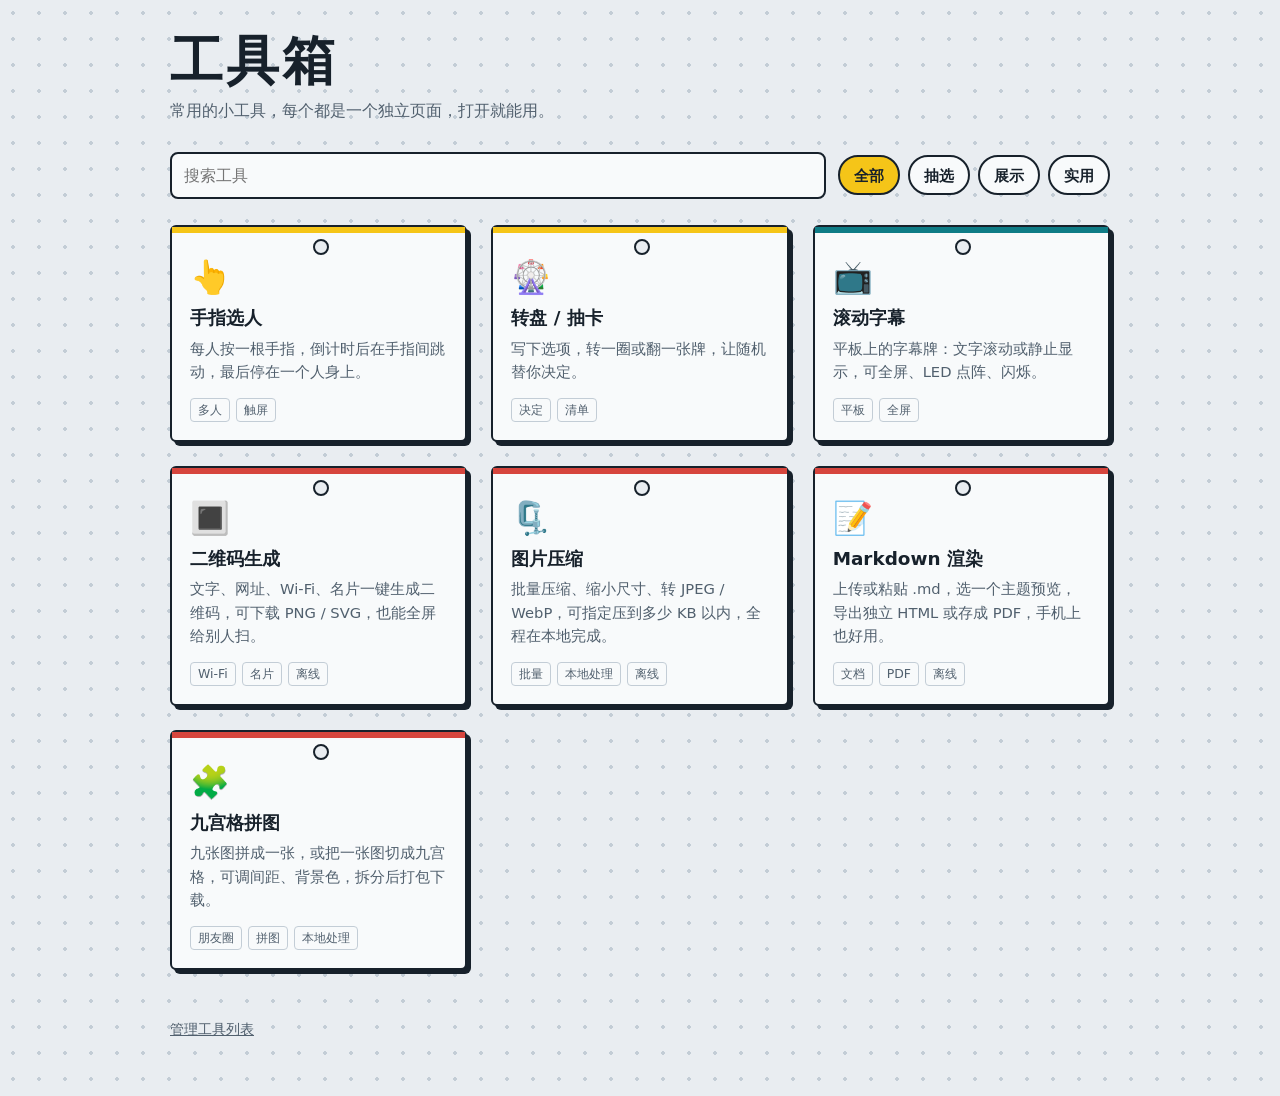
<file: index.html>
<!doctype html>
<html lang="zh-CN">
<head>
<meta charset="utf-8">
<meta name="viewport" content="width=device-width,initial-scale=1">
<title>工具箱</title>
<link rel="stylesheet" href="assets/style.css">
<style>
  /* 打孔挂板：背景是一块网格孔洞的板子，每个工具像挂在上面的吊牌 */
  body {
    min-height: 100vh;
    background-image: radial-gradient(circle, var(--line) 1.6px, transparent 1.8px);
    background-size: 26px 26px;
  }
  .wrap { max-width: 980px; margin: 0 auto; padding: calc(32px + env(safe-area-inset-top)) 20px 56px; }
  h1 { margin: 0 0 8px; font-size: clamp(2.1rem, 6.5vw, 3.3rem); line-height: 1.1; font-weight: 800; letter-spacing: .06em; }
  .sub { margin: 0; max-width: 34em; color: var(--ink-2); }

  .bar { display: flex; flex-wrap: wrap; gap: 12px; align-items: center; margin: 28px 0 26px; }
  #q { flex: 1 1 220px; min-width: 0; }
  .chips { display: flex; flex-wrap: wrap; gap: 8px; }
  .chip {
    font: inherit; font-size: .92rem; font-weight: 600;
    min-height: 40px; padding: 0 14px;
    border: 2px solid var(--edge); border-radius: 999px;
    background: var(--paper); color: var(--ink); cursor: pointer;
  }
  .chip[aria-pressed="true"] { background: var(--yellow); color: var(--on-yellow); }

  .grid { list-style: none; margin: 0; padding: 0; display: grid; gap: 24px; grid-template-columns: repeat(auto-fill, minmax(230px, 1fr)); }
  .grid > li { display: flex; }
  .card {
    position: relative; display: block; width: 100%;
    padding: 34px 18px 18px;
    background: var(--paper);
    border: 2px solid var(--edge); border-radius: 6px;
    box-shadow: 4px 4px 0 var(--edge);
    text-decoration: none; color: inherit;
    transition: transform .12s, box-shadow .12s;
  }
  .card::before { /* 吊牌孔 */
    content: ""; position: absolute; top: 12px; left: 50%;
    width: 12px; height: 12px; margin-left: -6px;
    border-radius: 50%; background: var(--bg); border: 2px solid var(--edge);
  }
  .card::after { /* 分类色条 */
    content: ""; position: absolute; left: 0; right: 0; top: 0; height: 6px;
    background: var(--c, var(--yellow));
  }
  .card:hover { transform: translate(-2px, -2px); box-shadow: 6px 6px 0 var(--edge); }
  .card:active { transform: translate(2px, 2px); box-shadow: 2px 2px 0 var(--edge); }
  .ico { font-size: 2rem; line-height: 1; }
  .name { margin: 10px 0 4px; font-size: 1.15rem; font-weight: 700; }
  .desc { margin: 0; color: var(--ink-2); font-size: .92rem; }
  .tags { display: flex; flex-wrap: wrap; gap: 6px; margin-top: 14px; }
  .tag { font-size: .78rem; padding: 1px 7px; border: 1px solid var(--line); border-radius: 4px; color: var(--ink-2); }

  #msg { margin: 8px 0 0; padding: 14px 16px; border: 2px dashed var(--edge); border-radius: 6px; background: var(--paper); }
  #msg code { font-family: var(--mono); font-size: .9em; }
  footer { margin-top: 48px; font-size: .88rem; color: var(--ink-2); }
</style>
</head>
<body>
<div class="wrap">
  <header>
    <h1 id="siteTitle">工具箱</h1>
    <p class="sub" id="siteSub"></p>
  </header>

  <div class="bar">
    <input id="q" class="field" type="search" placeholder="搜索工具" aria-label="搜索工具">
    <div class="chips" id="chips" role="group" aria-label="分类"></div>
  </div>

  <main>
    <ul class="grid" id="grid"></ul>
    <div id="msg" hidden></div>
  </main>

  <footer><a href="admin/">管理工具列表</a></footer>
</div>

<script src="assets/common.js"></script>
<script>
(function () {
  'use strict';
  var $ = TB.$, esc = TB.esc;
  var COLORS = ['#F5C518', '#0F7C86', '#D6453D', '#3A63D8', '#8E5BD6', '#2F9E5B', '#F08A24', '#D9488A'];
  var tools = [], cats = [], active = '', query = '';

  function showMsg(html) { var m = $('#msg'); m.innerHTML = html; m.hidden = false; }
  function hideMsg() { $('#msg').hidden = true; }

  function render() {
    var q = query.trim().toLowerCase();
    var list = tools.filter(function (t) {
      if (active && (t.category || '未分类') !== active) return false;
      if (!q) return true;
      var hay = [t.name, t.desc, t.category].concat(t.tags || []).join(' ').toLowerCase();
      return hay.indexOf(q) !== -1;
    });

    $('#grid').innerHTML = list.map(function (t) {
      var c = COLORS[cats.indexOf(t.category || '未分类') % COLORS.length];
      var tags = (t.tags || []).map(function (g) { return '<span class="tag">' + esc(g) + '</span>'; }).join('');
      return '<li><a class="card" style="--c:' + c + '" href="' + esc(TB.safeUrl(t.path)) + '">' +
        '<div class="ico" aria-hidden="true">' + esc(t.icon || '🔧') + '</div>' +
        '<div class="name">' + esc(t.name) + '</div>' +
        '<p class="desc">' + esc(t.desc) + '</p>' +
        (tags ? '<div class="tags">' + tags + '</div>' : '') +
        '</a></li>';
    }).join('');

    if (!tools.length) {
      showMsg('还没有工具。打开<a href="admin/">管理页</a>添加第一个。');
    } else if (!list.length) {
      showMsg('没有匹配的工具，换个关键词或分类试试。');
    } else {
      hideMsg();
    }
  }

  function renderChips() {
    if (cats.length < 2) { $('#chips').innerHTML = ''; return; }
    var all = [''].concat(cats);
    $('#chips').innerHTML = all.map(function (c) {
      return '<button type="button" class="chip" data-c="' + esc(c) + '" aria-pressed="' + (c === active) + '">' + esc(c || '全部') + '</button>';
    }).join('');
  }

  $('#chips').addEventListener('click', function (e) {
    var b = e.target.closest('.chip');
    if (!b) return;
    active = b.getAttribute('data-c');
    renderChips();
    render();
  });
  $('#q').addEventListener('input', function (e) { query = e.target.value; render(); });

  fetch('tools.json', { cache: 'no-cache' })
    .then(function (r) { if (!r.ok) throw new Error('HTTP ' + r.status); return r.json(); })
    .then(function (data) {
      var site = data.site || {};
      if (site.title) { $('#siteTitle').textContent = site.title; document.title = site.title; }
      $('#siteSub').textContent = site.subtitle || '';
      tools = (data.tools || []).filter(function (t) { return !t.hidden; });
      tools.forEach(function (t) {
        var c = t.category || '未分类';
        if (cats.indexOf(c) === -1) cats.push(c);
      });
      renderChips();
      render();
    })
    .catch(function () {
      showMsg('读不到 <code>tools.json</code>。直接双击打开 HTML 文件时，浏览器会拦截这类请求。' +
        '在项目目录运行 <code>python3 -m http.server 8000</code>，再访问 <code>http://localhost:8000</code>，或者部署后访问。');
    });
})();
</script>
</body>
</html>
</file>
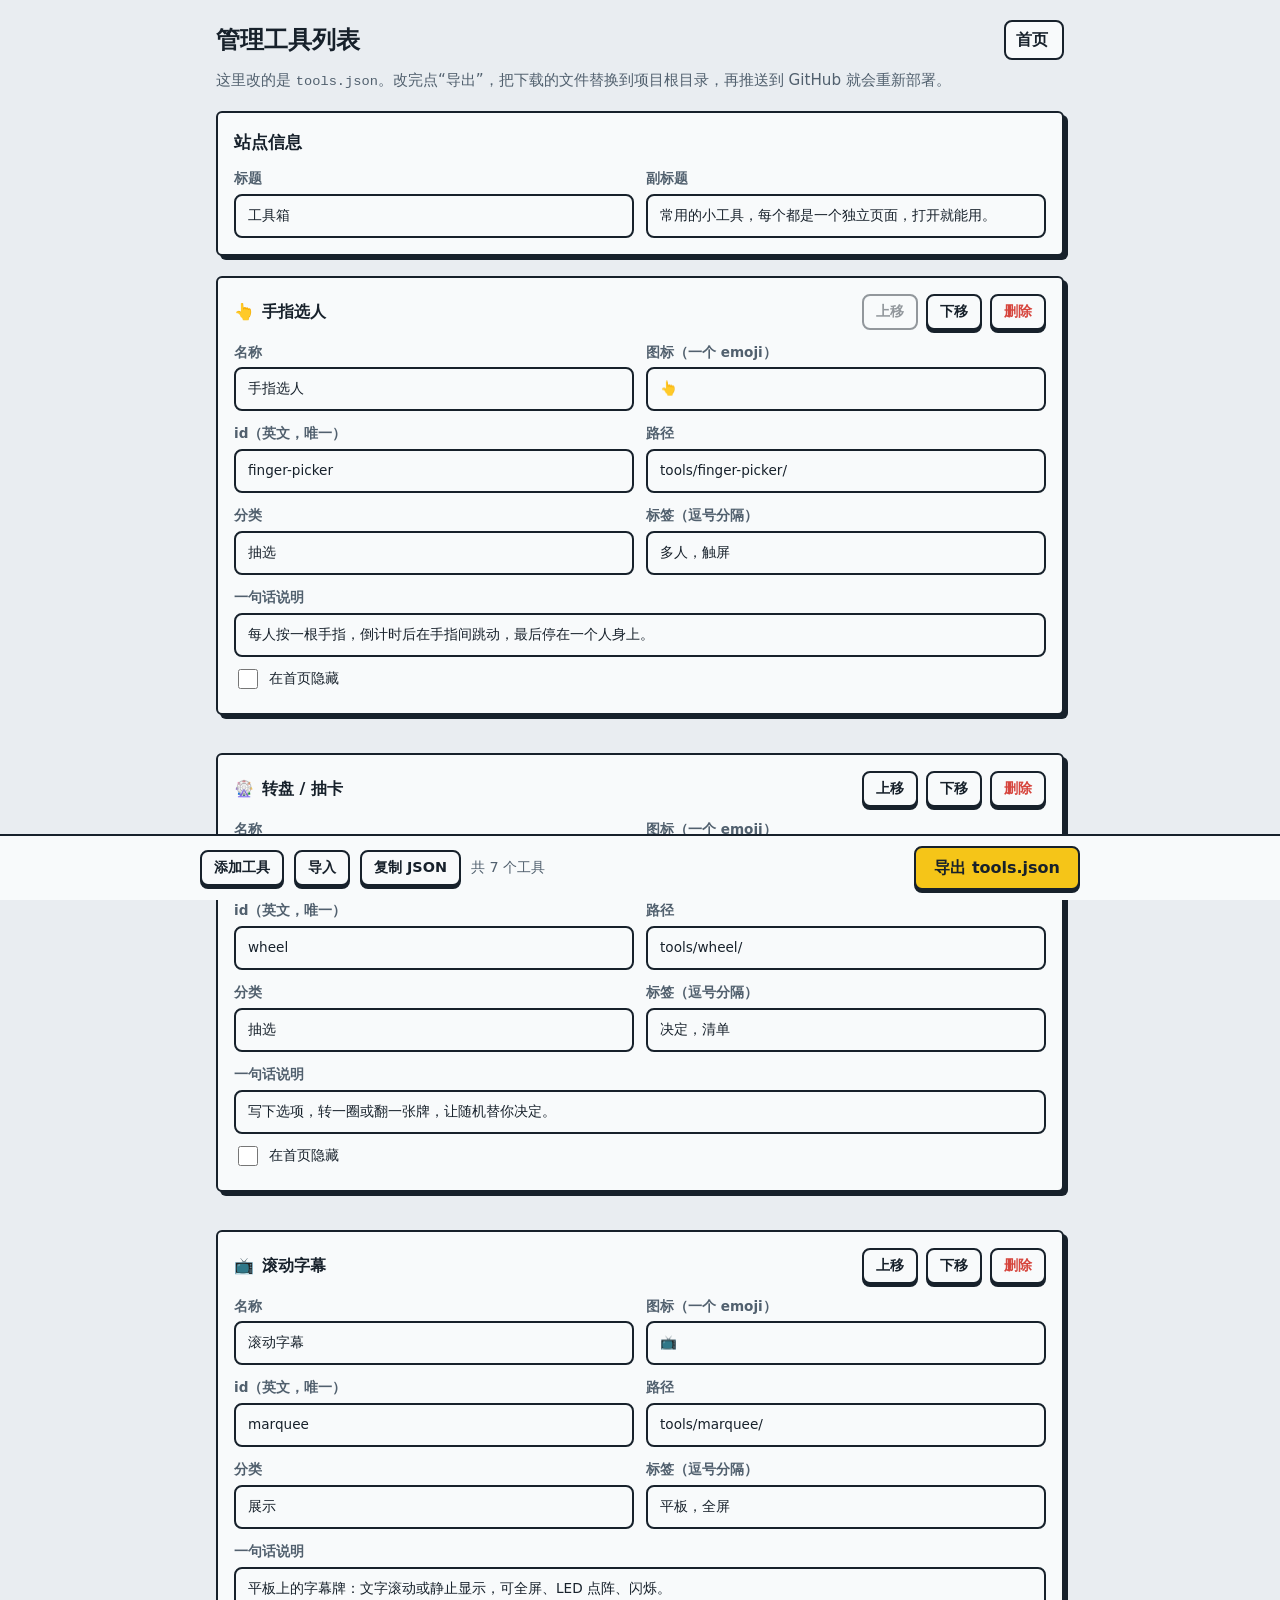
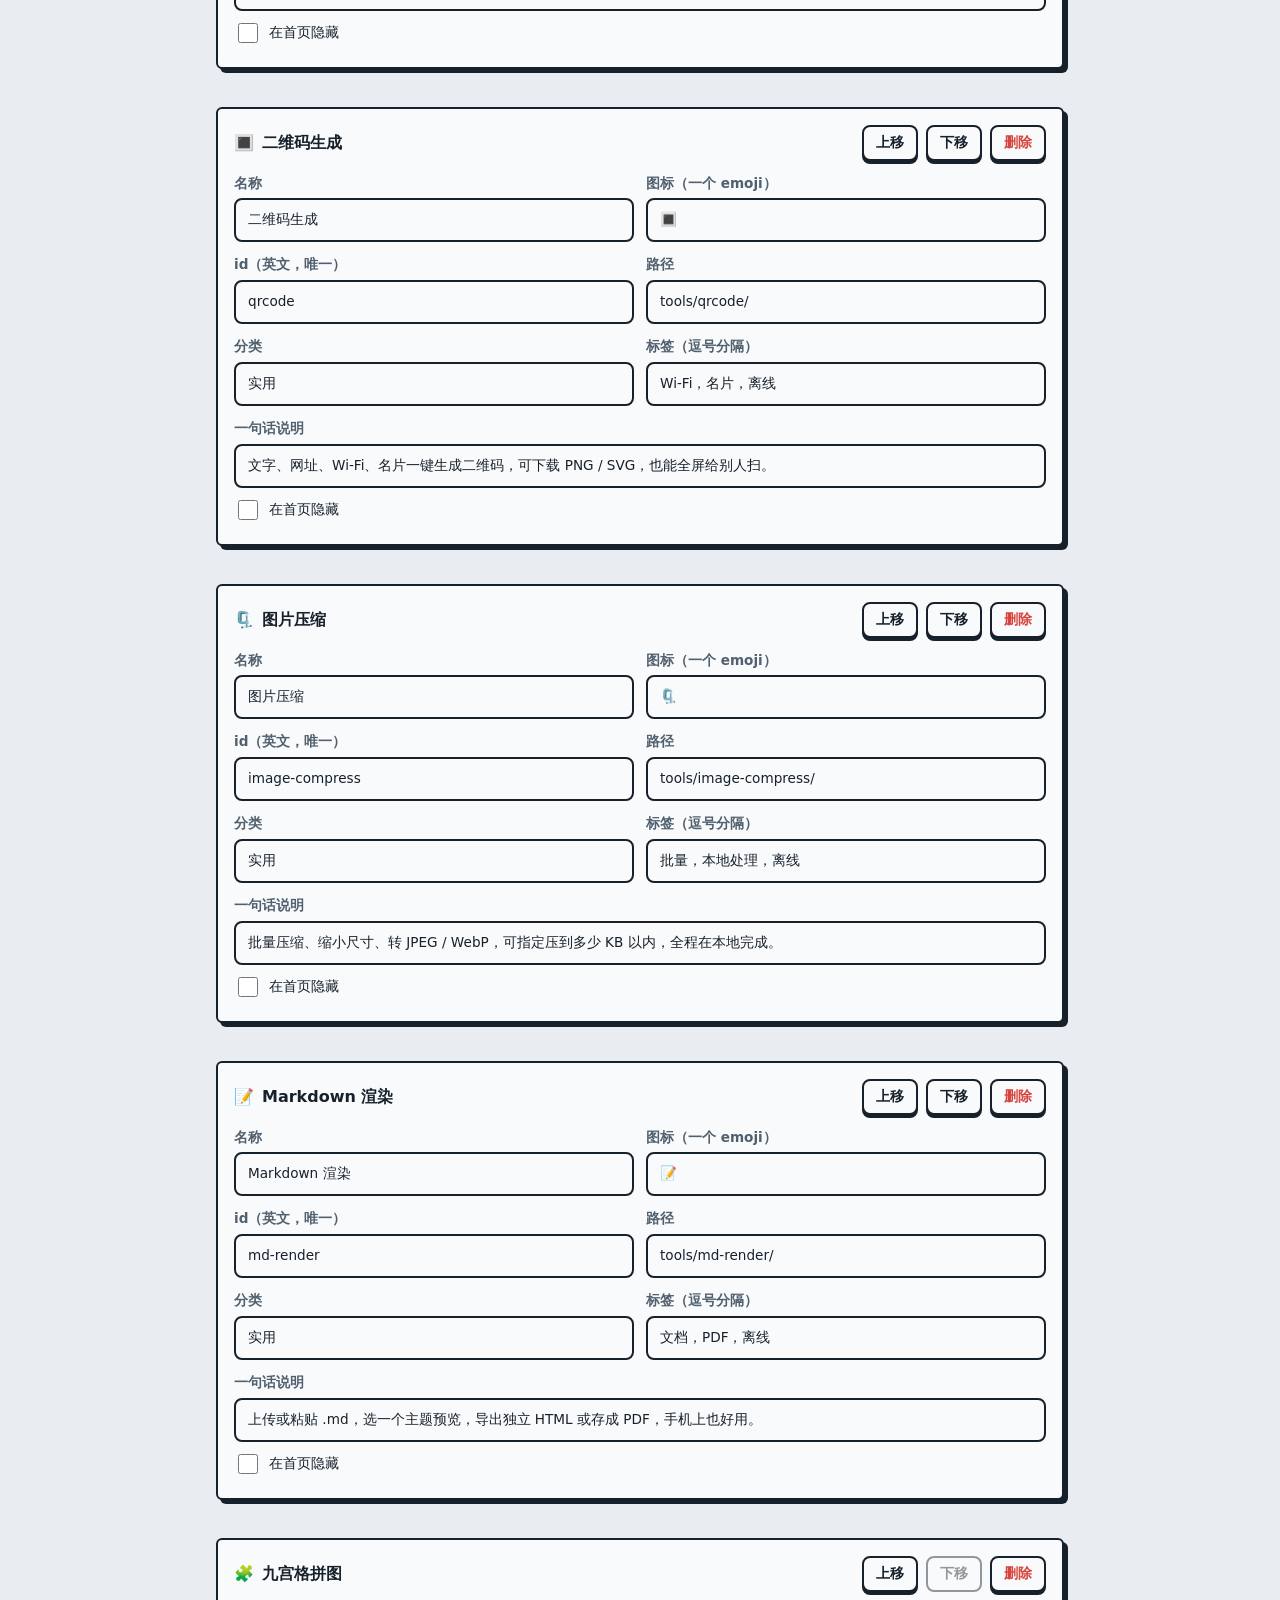
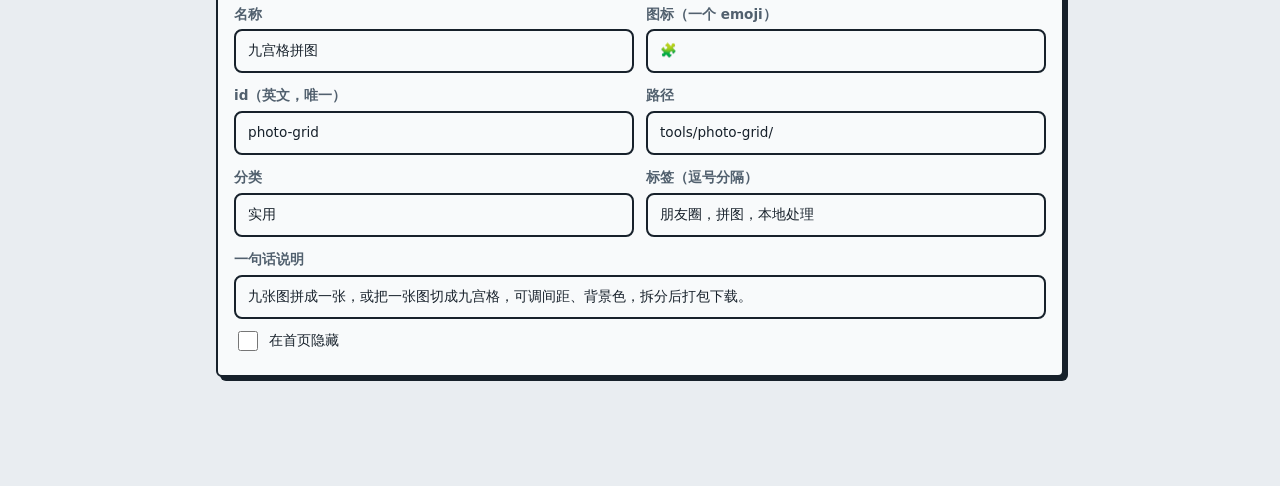
<file: admin/index.html>
<!doctype html>
<html lang="zh-CN">
<head>
<meta charset="utf-8">
<meta name="viewport" content="width=device-width,initial-scale=1">
<meta name="robots" content="noindex,nofollow">
<title>管理工具列表</title>
<link rel="stylesheet" href="../assets/style.css">
<style>
  .wrap { max-width: 880px; margin: 0 auto; padding: calc(20px + env(safe-area-inset-top)) 16px 90px; }
  .head { display: flex; flex-wrap: wrap; align-items: center; gap: 12px; margin-bottom: 8px; }
  .head h1 { margin: 0; font-size: 1.5rem; flex: 1 1 auto; }
  .lead { margin: 0 0 18px; color: var(--ink-2); font-size: .95rem; }

  .banner { margin: 0 0 16px; padding: 12px 14px; border: 2px solid var(--edge); border-radius: 6px; background: var(--paper); }
  .banner .btn { margin-top: 8px; }

  .panel { margin-bottom: 20px; padding: 16px; border: 2px solid var(--edge); border-radius: 6px; background: var(--paper); box-shadow: 4px 4px 0 var(--edge); }
  .panel h2 { margin: 0 0 12px; font-size: 1.05rem; }
  .grid2 { display: grid; gap: 12px; grid-template-columns: repeat(2, minmax(0, 1fr)); }
  label.f { display: block; font-size: .85rem; font-weight: 600; color: var(--ink-2); }
  label.f .field { margin-top: 4px; font-weight: 400; color: var(--ink); }
  label.f.wide { grid-column: 1 / -1; }
  @media (max-width: 560px) { .grid2 { grid-template-columns: 1fr; } }

  #list { list-style: none; margin: 0; padding: 0; display: grid; gap: 18px; }
  .row-head { display: flex; flex-wrap: wrap; align-items: center; gap: 8px; margin-bottom: 12px; }
  .row-head .ttl { flex: 1 1 140px; min-width: 0; font-weight: 700; overflow: hidden; text-overflow: ellipsis; white-space: nowrap; }
  .row-head .ttl span { margin-right: 8px; }
  .hide-chk { display: flex; align-items: center; gap: 8px; font-size: .9rem; margin-top: 4px; min-height: 36px; }
  .hide-chk input { width: 20px; height: 20px; }
  .err { margin: 10px 0 0; color: var(--red); font-size: .88rem; }
  .err:empty { display: none; }

  .dock {
    position: fixed; left: 0; right: 0; bottom: 0; z-index: 5;
    padding: 10px 16px calc(10px + env(safe-area-inset-bottom));
    background: var(--paper); border-top: 2px solid var(--edge);
  }
  .dock-in { max-width: 880px; margin: 0 auto; display: flex; flex-wrap: wrap; align-items: center; gap: 10px; }
  #status { flex: 1 1 160px; font-size: .9rem; color: var(--ink-2); }
  #status.bad { color: var(--red); font-weight: 600; }
  code { font-family: var(--mono); font-size: .9em; }
</style>
</head>
<body>
<div class="wrap">
  <div class="head">
    <h1>管理工具列表</h1>
    <a class="back" href="../">首页</a>
  </div>
  <p class="lead">这里改的是 <code>tools.json</code>。改完点“导出”，把下载的文件替换到项目根目录，再推送到 GitHub 就会重新部署。</p>

  <div id="banner" class="banner" hidden>
    浏览器里有一份还没导出的草稿，已经载入。
    <div><button type="button" class="btn btn-sm" id="discard">放弃草稿，重新载入线上版本</button></div>
  </div>

  <section class="panel">
    <h2>站点信息</h2>
    <div class="grid2">
      <label class="f">标题<input class="field" id="siteTitle" autocomplete="off"></label>
      <label class="f">副标题<input class="field" id="siteSub" autocomplete="off"></label>
    </div>
  </section>

  <ul id="list"></ul>
</div>

<div class="dock">
  <div class="dock-in">
    <button type="button" class="btn btn-sm" id="add">添加工具</button>
    <button type="button" class="btn btn-sm" id="import">导入</button>
    <button type="button" class="btn btn-sm" id="copy">复制 JSON</button>
    <span id="status" role="status"></span>
    <button type="button" class="btn btn-primary" id="export">导出 tools.json</button>
  </div>
</div>
<input type="file" id="file" accept=".json,application/json" hidden>

<script src="../assets/common.js"></script>
<script>
(function () {
  'use strict';
  var $ = TB.$, esc = TB.esc;
  var DRAFT = 'admin.draft';
  var state = { site: { title: '', subtitle: '' }, tools: [] };

  function normalize(d) {
    d = d || {};
    var s = d.site || {};
    return {
      site: { title: String(s.title || ''), subtitle: String(s.subtitle || '') },
      tools: (Array.isArray(d.tools) ? d.tools : []).map(function (t) {
        return {
          id: String(t.id || ''), name: String(t.name || ''), desc: String(t.desc || ''),
          category: String(t.category || ''), icon: String(t.icon || ''), path: String(t.path || ''),
          tags: Array.isArray(t.tags) ? t.tags.map(String) : [], hidden: !!t.hidden
        };
      })
    };
  }

  function clean() {
    return {
      site: { title: state.site.title, subtitle: state.site.subtitle },
      tools: state.tools.map(function (t) {
        var o = { id: t.id.trim(), name: t.name.trim(), desc: t.desc.trim(), category: t.category.trim(),
                  icon: t.icon.trim(), path: t.path.trim(), tags: t.tags };
        if (t.hidden) o.hidden = true;
        return o;
      })
    };
  }

  function errorsFor(t, i) {
    var e = [];
    if (!t.name.trim()) e.push('名称不能为空');
    if (!t.id.trim()) e.push('id 不能为空');
    else if (state.tools.some(function (o, j) { return j !== i && o.id.trim() === t.id.trim(); })) e.push('id 与其他工具重复');
    if (!t.path.trim()) e.push('路径不能为空');
    return e;
  }

  function validateAll() {
    var total = 0;
    var rows = document.querySelectorAll('#list > li');
    state.tools.forEach(function (t, i) {
      var e = errorsFor(t, i);
      total += e.length;
      if (rows[i]) rows[i].querySelector('.err').textContent = e.join('；');
    });
    var st = $('#status');
    if (total) { st.textContent = '有 ' + total + ' 处需要修正，修正后才能导出'; st.className = 'bad'; }
    else { st.textContent = '共 ' + state.tools.length + ' 个工具'; st.className = ''; }
    $('#export').disabled = total > 0;
    $('#copy').disabled = total > 0;
    return total;
  }

  function saveDraft() { TB.store.set(DRAFT, state); }

  function rowHtml(t, i) {
    return '<li class="panel" data-i="' + i + '">' +
      '<div class="row-head">' +
        '<div class="ttl"><span>' + esc(t.icon || '🔧') + '</span><span class="ttl-name">' + esc(t.name || '未命名') + '</span></div>' +
        '<button type="button" class="btn btn-sm" data-act="up"' + (i === 0 ? ' disabled' : '') + '>上移</button>' +
        '<button type="button" class="btn btn-sm" data-act="down"' + (i === state.tools.length - 1 ? ' disabled' : '') + '>下移</button>' +
        '<button type="button" class="btn btn-sm btn-danger" data-act="del">删除</button>' +
      '</div>' +
      '<div class="grid2">' +
        '<label class="f">名称<input class="field" data-f="name" value="' + esc(t.name) + '" autocomplete="off"></label>' +
        '<label class="f">图标（一个 emoji）<input class="field" data-f="icon" value="' + esc(t.icon) + '" autocomplete="off"></label>' +
        '<label class="f">id（英文，唯一）<input class="field" data-f="id" value="' + esc(t.id) + '" autocomplete="off" autocapitalize="none"></label>' +
        '<label class="f">路径<input class="field" data-f="path" value="' + esc(t.path) + '" autocomplete="off" autocapitalize="none"></label>' +
        '<label class="f">分类<input class="field" data-f="category" value="' + esc(t.category) + '" autocomplete="off"></label>' +
        '<label class="f">标签（逗号分隔）<input class="field" data-f="tags" value="' + esc(t.tags.join('，')) + '" autocomplete="off"></label>' +
        '<label class="f wide">一句话说明<input class="field" data-f="desc" value="' + esc(t.desc) + '" autocomplete="off"></label>' +
      '</div>' +
      '<label class="hide-chk"><input type="checkbox" data-f="hidden"' + (t.hidden ? ' checked' : '') + '> 在首页隐藏</label>' +
      '<p class="err" role="alert"></p>' +
    '</li>';
  }

  function renderList() {
    $('#list').innerHTML = state.tools.map(rowHtml).join('');
    validateAll();
  }

  function renderSite() {
    $('#siteTitle').value = state.site.title;
    $('#siteSub').value = state.site.subtitle;
  }

  function setState(d) { state = normalize(d); renderSite(); renderList(); }

  // 输入：只改数据，不重绘列表，避免打断输入
  $('#list').addEventListener('input', function (e) {
    var el = e.target, f = el.getAttribute('data-f');
    if (!f) return;
    var li = el.closest('li'), i = +li.getAttribute('data-i'), t = state.tools[i];
    if (f === 'hidden') t.hidden = el.checked;
    else if (f === 'tags') t.tags = el.value.split(/[,，、]/).map(function (s) { return s.trim(); }).filter(Boolean);
    else t[f] = el.value;
    if (f === 'name') li.querySelector('.ttl-name').textContent = t.name || '未命名';
    if (f === 'icon') li.querySelector('.ttl span').textContent = t.icon || '🔧';
    saveDraft();
    validateAll();
  });

  // 结构变化：重绘
  $('#list').addEventListener('click', function (e) {
    var b = e.target.closest('[data-act]');
    if (!b) return;
    var li = b.closest('li'), i = +li.getAttribute('data-i'), act = b.getAttribute('data-act');
    if (act === 'del') {
      if (!confirm('删除“' + (state.tools[i].name || '未命名') + '”？这只会从列表里移除，不会删除工具文件。')) return;
      state.tools.splice(i, 1);
    } else if (act === 'up' && i > 0) {
      state.tools.splice(i - 1, 0, state.tools.splice(i, 1)[0]);
    } else if (act === 'down' && i < state.tools.length - 1) {
      state.tools.splice(i + 1, 0, state.tools.splice(i, 1)[0]);
    }
    saveDraft();
    renderList();
  });

  $('#siteTitle').addEventListener('input', function (e) { state.site.title = e.target.value; saveDraft(); });
  $('#siteSub').addEventListener('input', function (e) { state.site.subtitle = e.target.value; saveDraft(); });

  $('#add').addEventListener('click', function () {
    var n = 1, id;
    do { id = 'new-tool' + (n > 1 ? '-' + n : ''); n++; } while (state.tools.some(function (t) { return t.id === id; }));
    state.tools.push({ id: id, name: '', desc: '', category: '', icon: '🔧', path: 'tools/' + id + '/', tags: [], hidden: false });
    saveDraft();
    renderList();
    var rows = document.querySelectorAll('#list > li');
    var last = rows[rows.length - 1];
    last.scrollIntoView({ block: 'center' });
    last.querySelector('[data-f="name"]').focus();
  });

  function jsonText() { return JSON.stringify(clean(), null, 2) + '\n'; }

  $('#export').addEventListener('click', function () {
    if (validateAll()) return;
    var blob = new Blob([jsonText()], { type: 'application/json' });
    var a = document.createElement('a');
    a.href = URL.createObjectURL(blob);
    a.download = 'tools.json';
    document.body.appendChild(a);
    a.click();
    a.remove();
    setTimeout(function () { URL.revokeObjectURL(a.href); }, 1000);
    $('#status').textContent = '已导出。把文件放到项目根目录替换原来的 tools.json。';
  });

  $('#copy').addEventListener('click', function () {
    if (validateAll()) return;
    var text = jsonText();
    function done() { $('#status').textContent = '已复制 JSON'; }
    function fallback() {
      var ta = document.createElement('textarea');
      ta.value = text; ta.style.position = 'fixed'; ta.style.opacity = '0';
      document.body.appendChild(ta); ta.select();
      try { document.execCommand('copy'); done(); } catch (e) { $('#status').textContent = '复制失败，请改用导出'; }
      ta.remove();
    }
    if (navigator.clipboard && navigator.clipboard.writeText) navigator.clipboard.writeText(text).then(done, fallback);
    else fallback();
  });

  $('#import').addEventListener('click', function () { $('#file').click(); });
  $('#file').addEventListener('change', function (e) {
    var f = e.target.files && e.target.files[0];
    if (!f) return;
    var rd = new FileReader();
    rd.onload = function () {
      try {
        var d = JSON.parse(rd.result);
        if (!d || !Array.isArray(d.tools)) throw new Error('缺少 tools 数组');
        setState(d);
        saveDraft();
        $('#status').textContent = '已导入 ' + state.tools.length + ' 个工具';
      } catch (err) {
        $('#status').textContent = '导入失败：' + err.message;
        $('#status').className = 'bad';
      }
    };
    rd.readAsText(f);
    e.target.value = '';
  });

  function loadRemote() {
    return fetch('../tools.json', { cache: 'no-cache' })
      .then(function (r) { if (!r.ok) throw new Error('HTTP ' + r.status); return r.json(); });
  }

  $('#discard').addEventListener('click', function () {
    TB.store.del(DRAFT);
    $('#banner').hidden = true;
    loadRemote().then(setState).catch(function () {
      $('#status').textContent = '读不到 tools.json（需要通过服务器访问，不能直接双击打开）';
      $('#status').className = 'bad';
    });
  });

  var draft = TB.store.get(DRAFT, null);
  if (draft && Array.isArray(draft.tools)) {
    $('#banner').hidden = false;
    setState(draft);
  } else {
    loadRemote().then(setState).catch(function () {
      renderSite(); renderList();
      $('#status').textContent = '读不到 tools.json（需要通过服务器访问，不能直接双击打开）。也可以点“导入”选择文件。';
      $('#status').className = 'bad';
    });
  }
})();
</script>
</body>
</html>
</file>
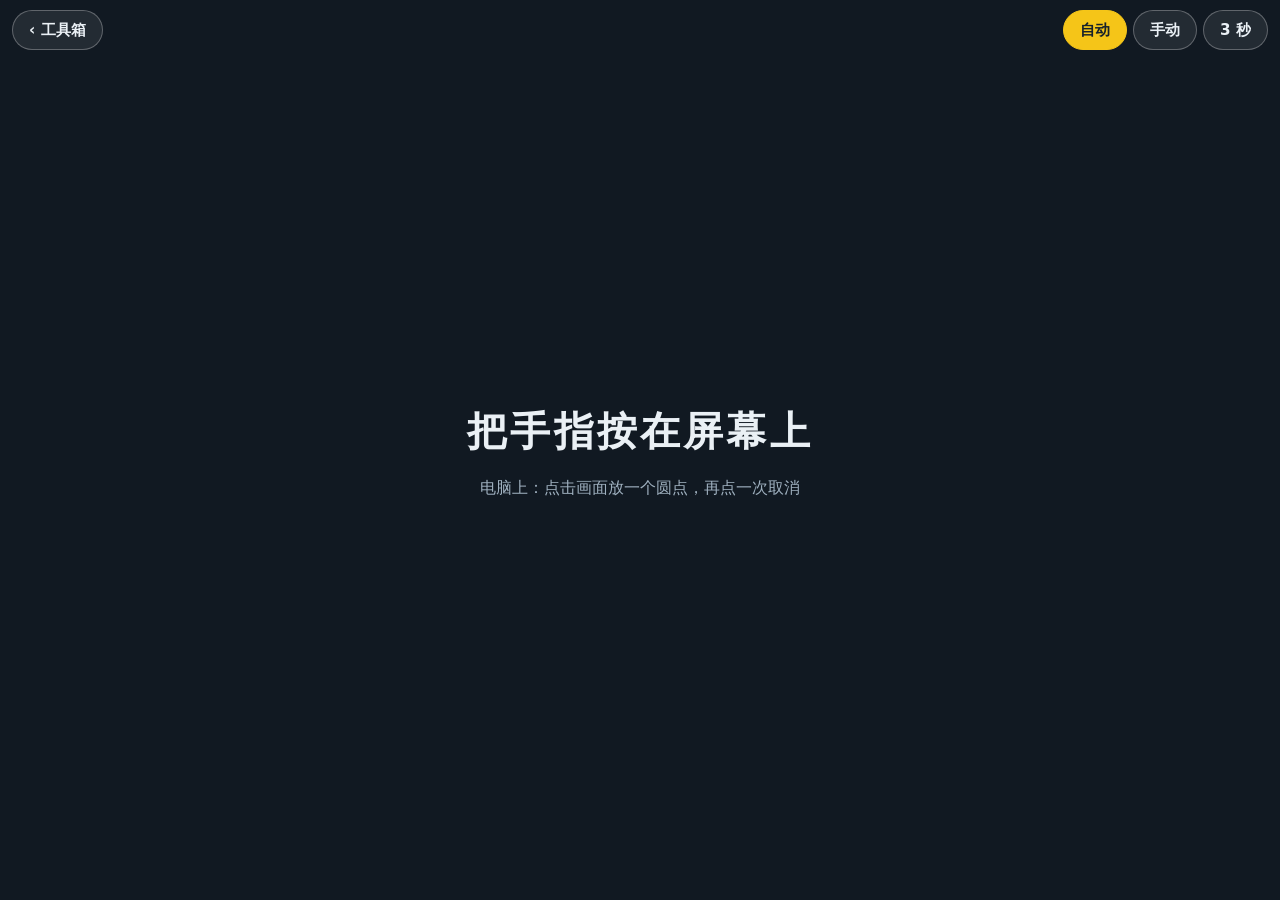
<file: tools/finger-picker/index.html>
<!doctype html>
<html lang="zh-CN">
<head>
<meta charset="utf-8">
<meta name="viewport" content="width=device-width,initial-scale=1,maximum-scale=1,user-scalable=no,viewport-fit=cover">
<title>手指选人</title>
<link rel="stylesheet" href="../../assets/style.css">
<style>
  :root { color-scheme: dark; }
  html, body { height: 100%; margin: 0; overflow: hidden; overscroll-behavior: none; }
  body {
    background: #111922; color: #EAF0F5;
    -webkit-user-select: none; user-select: none; -webkit-touch-callout: none;
    touch-action: none;
  }
  #cv { position: fixed; inset: 0; width: 100%; height: 100%; display: block; touch-action: none; }

  .bar {
    position: fixed; inset: 0 0 auto 0; z-index: 2;
    display: flex; justify-content: space-between; align-items: center; gap: 10px;
    padding: calc(10px + env(safe-area-inset-top)) calc(12px + env(safe-area-inset-right)) 10px calc(12px + env(safe-area-inset-left));
    pointer-events: none;
  }
  .bar > * { pointer-events: auto; }
  .group { display: inline-flex; gap: 6px; align-items: center; }

  .pill {
    font: inherit; font-size: .95rem; font-weight: 600;
    min-height: 40px; padding: 0 16px;
    display: inline-flex; align-items: center;
    color: #EAF0F5; background: rgba(255,255,255,.08);
    border: 1.5px solid rgba(255,255,255,.28); border-radius: 999px;
    text-decoration: none; cursor: pointer;
  }
  .pill:active { background: rgba(255,255,255,.18); }
  .pill[aria-pressed="true"] { background: #F5C518; border-color: #F5C518; color: #17212B; }
  select.pill { appearance: none; -webkit-appearance: none; }
  select.pill option { color: #17212B; }

  #hint {
    position: fixed; inset: 0; z-index: 1;
    display: flex; flex-direction: column; align-items: center; justify-content: center;
    padding: 24px; text-align: center; pointer-events: none;
  }
  #hint b { font-size: clamp(1.6rem, 5vw, 2.5rem); font-weight: 800; letter-spacing: .08em; }
  #hint span { margin-top: 12px; color: #9FB0BF; }

  #status {
    position: fixed; left: 0; right: 0; z-index: 1;
    top: calc(76px + env(safe-area-inset-top));
    text-align: center; pointer-events: none;
  }
  #big { min-height: 1em; font-size: clamp(3rem, 12vw, 5.5rem); font-weight: 800; line-height: 1; }
  #sub { margin-top: 8px; min-height: 1.6em; color: #9FB0BF; }

  .dock {
    position: fixed; left: 0; right: 0; z-index: 2;
    bottom: calc(22px + env(safe-area-inset-bottom));
    display: flex; justify-content: center; gap: 12px; pointer-events: none;
  }
  .dock > * { pointer-events: auto; }
  .go {
    font: inherit; font-size: 1.15rem; font-weight: 800; letter-spacing: .1em;
    min-height: 56px; padding: 0 44px;
    background: #F5C518; color: #17212B;
    border: 0; border-radius: 999px; cursor: pointer;
    box-shadow: 0 4px 0 #9C7F0B;
  }
  .go:active { transform: translateY(4px); box-shadow: none; }
  .go:disabled { background: rgba(255,255,255,.12); color: rgba(255,255,255,.4); box-shadow: none; cursor: not-allowed; }
</style>
</head>
<body>
<canvas id="cv"></canvas>

<div class="bar">
  <a class="pill" href="../../">‹ 工具箱</a>
  <div class="group">
    <div class="group" role="group" aria-label="开始方式">
      <button type="button" class="pill" id="mAuto">自动</button>
      <button type="button" class="pill" id="mManual">手动</button>
    </div>
    <select class="pill" id="delay" aria-label="倒计时秒数">
      <option value="2">2 秒</option>
      <option value="3">3 秒</option>
      <option value="5">5 秒</option>
    </select>
  </div>
</div>

<div id="hint">
  <b>把手指按在屏幕上</b>
  <span id="hintSub"></span>
</div>

<div id="status" aria-live="polite">
  <div id="big"></div>
  <div id="sub"></div>
</div>

<div class="dock">
  <button type="button" class="go" id="go" hidden>开始</button>
  <button type="button" class="go" id="again" hidden>再来一次</button>
</div>

<script src="../../assets/common.js"></script>
<script>
(function () {
  'use strict';
  var $ = TB.$;

  var COLORS = ['#F5C518', '#2EC4B6', '#FF6B6B', '#7BA7FF', '#C77DFF', '#8BD450', '#FF9F45', '#FF7EB6', '#4DD9E8', '#E8EEF2'];
  var MIN = 2;      // 至少几个人才能开始
  var K = 20;       // 高亮跳动的次数
  var HOLD = 900;   // 最后一跳之后停多久再亮出结果（毫秒）

  var cv = $('#cv'), ctx = cv.getContext('2d');
  var W = 0, H = 0;
  function resize() {
    var d = Math.min(window.devicePixelRatio || 1, 3);
    W = window.innerWidth; H = window.innerHeight;
    cv.width = Math.round(W * d); cv.height = Math.round(H * d);
    ctx.setTransform(d, 0, 0, d, 0, 0);
  }
  window.addEventListener('resize', resize);
  window.addEventListener('orientationchange', resize);
  resize();

  /* ---------- 状态 ---------- */
  var cfg = { mode: 'auto', delay: 3 };
  var saved = TB.store.get('finger.cfg', {});
  if (saved.mode === 'manual') cfg.mode = 'manual';
  if ([2, 3, 5].indexOf(saved.delay) !== -1) cfg.delay = saved.delay;

  var fingers = new Map();   // key -> {key, x, y, ci, born}
  var phase = 'idle';        // idle | choosing | result
  var cdStart = null;        // 自动模式倒计时的起点
  var part = [];             // 本轮参与者（开始选择时锁定）
  var seq = [], stepT = [];  // 高亮顺序、每一跳的时间点
  var chooseAt = 0, lastStep = -1;
  var winner = null, resultAt = 0;
  var notice = null;         // {text, until}
  var mouseSeq = 0;

  function nextColor() {
    var used = {};
    fingers.forEach(function (f) { used[f.ci] = true; });
    for (var i = 0; i < COLORS.length; i++) if (!used[i]) return i;
    return fingers.size % COLORS.length;
  }

  // 手指数量变化后，重新计时
  function touched() {
    cdStart = (phase === 'idle' && cfg.mode === 'auto' && fingers.size >= MIN) ? performance.now() : null;
  }

  function reset() {
    phase = 'idle'; part = []; winner = null; lastStep = -1;
  }

  function abort(text) {
    reset();
    notice = { text: text, until: performance.now() + 2500 };
    touched();
  }

  function startChoosing() {
    part = Array.from(fingers.values());
    var n = part.length;
    if (n < MIN) return;
    phase = 'choosing'; cdStart = null; lastStep = -1;

    var win = TB.rand(n), i, c, prev = -1;
    seq = [];
    if (n === 2) {
      for (i = K - 1, c = win; i >= 0; i--, c = 1 - c) seq[i] = c;
    } else {
      for (i = 0; i < K; i++) {
        do { c = TB.rand(n); } while (c === prev);
        seq.push(c); prev = c;
      }
      seq[K - 1] = win;
      if (seq[K - 2] === win) {
        do { c = TB.rand(n); } while (c === win || c === seq[K - 3]);
        seq[K - 2] = c;
      }
    }

    // 越跳越慢
    var t = 0;
    stepT = [];
    for (i = 0; i < K; i++) { stepT.push(t); t += 70 * Math.pow(1.09, i); }
    chooseAt = performance.now() + 350;
    TB.vibrate(30);
  }

  function finish(now) {
    phase = 'result';
    winner = part[seq[K - 1]];
    resultAt = now;
    TB.vibrate([60, 40, 140]);
  }

  /* ---------- 触控输入 ---------- */
  var RADIUS_HIT = 50;

  function addFinger(key, e) {
    fingers.set(key, { key: key, x: e.clientX, y: e.clientY, ci: nextColor(), born: performance.now() });
  }

  cv.addEventListener('pointerdown', function (e) {
    e.preventDefault();
    if (phase === 'result') reset();
    if (phase === 'choosing') return;

    if (e.pointerType === 'mouse') {
      // 电脑上没法多点触控：点一下放一个圆点，再点它就取消
      if (e.button !== 0) return;
      var hit = null;
      fingers.forEach(function (f, k) {
        if (typeof k === 'string' && Math.hypot(f.x - e.clientX, f.y - e.clientY) < RADIUS_HIT) hit = k;
      });
      if (hit) fingers.delete(hit);
      else addFinger('m' + (++mouseSeq), e);
    } else {
      addFinger(e.pointerId, e);
    }
    touched();
  });

  cv.addEventListener('pointermove', function (e) {
    var f = fingers.get(e.pointerId);
    if (f) { f.x = e.clientX; f.y = e.clientY; }
  });

  function lift(e) {
    if (e.pointerType === 'mouse') return;
    var f = fingers.get(e.pointerId);
    if (!f) return;
    fingers.delete(e.pointerId);
    if (phase === 'choosing') {
      if (part.indexOf(f) !== -1) abort('有人松手了，本轮已取消');
    } else if (phase === 'idle') {
      touched();
    }
  }
  cv.addEventListener('pointerup', lift);
  cv.addEventListener('pointercancel', lift);

  // 禁止浏览器自己的滚动、缩放、长按菜单
  document.addEventListener('touchmove', function (e) { e.preventDefault(); }, { passive: false });
  document.addEventListener('gesturestart', function (e) { e.preventDefault(); });
  document.addEventListener('contextmenu', function (e) { e.preventDefault(); });

  /* ---------- 控件 ---------- */
  function applyCfg() {
    $('#mAuto').setAttribute('aria-pressed', String(cfg.mode === 'auto'));
    $('#mManual').setAttribute('aria-pressed', String(cfg.mode === 'manual'));
    $('#delay').hidden = cfg.mode !== 'auto';
    $('#delay').value = String(cfg.delay);
    TB.store.set('finger.cfg', cfg);
    touched();
  }
  $('#mAuto').addEventListener('click', function () { cfg.mode = 'auto'; applyCfg(); });
  $('#mManual').addEventListener('click', function () { cfg.mode = 'manual'; applyCfg(); });
  $('#delay').addEventListener('change', function (e) { cfg.delay = +e.target.value; applyCfg(); });
  $('#go').addEventListener('click', function () { if (phase === 'idle') startChoosing(); });
  $('#again').addEventListener('click', function () { reset(); touched(); });

  $('#hintSub').textContent = window.matchMedia && window.matchMedia('(pointer: coarse)').matches
    ? '至少 2 个人，各按一根手指并保持按住'
    : '电脑上：点击画面放一个圆点，再点一次取消';

  /* ---------- 绘制 ---------- */
  function rgba(hex, a) {
    var n = parseInt(hex.slice(1), 16);
    return 'rgba(' + (n >> 16 & 255) + ',' + (n >> 8 & 255) + ',' + (n & 255) + ',' + a + ')';
  }
  function circle(x, y, r) { ctx.beginPath(); ctx.arc(x, y, Math.max(0, r), 0, Math.PI * 2); }

  function drawOne(f, i, now, cur, R) {
    var col = COLORS[f.ci];
    var b = Math.min(1, (now - f.born) / 220), e = 1 - Math.pow(1 - b, 3);
    var ring = R * (0.6 + 0.4 * e), dot = R * 0.42 * e, alpha = e;
    var choosing = phase === 'choosing', isResult = phase === 'result';
    var isHi = choosing && cur >= 0 && part[seq[cur]] === f;
    var isWin = isResult && f === winner;

    if (isResult && !isWin) alpha *= 0.18;
    if (choosing && cur >= 0 && !isHi) alpha *= 0.4;

    ctx.save();
    if (isWin) {
      var t0 = (now - resultAt) / 1000;
      var g = Math.min(1, t0 / 0.4);
      var rr = R * (1.55 + 0.65 * (1 - Math.pow(1 - g, 3)));
      var k, t;
      ctx.strokeStyle = col; ctx.lineWidth = 4;
      for (k = 0; k < 3; k++) {
        t = (t0 * 0.9 + k / 3) % 1;
        ctx.globalAlpha = alpha * (1 - t) * 0.7;
        circle(f.x, f.y, rr + t * R * 4); ctx.stroke();
      }
      ctx.globalAlpha = alpha;
      ctx.shadowColor = col; ctx.shadowBlur = 40; ctx.fillStyle = col;
      circle(f.x, f.y, rr); ctx.fill();
      ctx.shadowBlur = 0;
      ctx.strokeStyle = '#fff'; ctx.lineWidth = 4;
      circle(f.x, f.y, rr * 0.55); ctx.stroke();
    } else if (isHi) {
      ctx.globalAlpha = alpha;
      ctx.shadowColor = col; ctx.shadowBlur = 36; ctx.fillStyle = col;
      circle(f.x, f.y, R * 1.55); ctx.fill();
      ctx.shadowBlur = 0;
      ctx.strokeStyle = '#fff'; ctx.lineWidth = 4;
      circle(f.x, f.y, R * 1.55 + 8); ctx.stroke();
    } else {
      var pulse = 3 * Math.sin(now / 260 + i);
      ctx.strokeStyle = col; ctx.lineWidth = 3;
      ctx.globalAlpha = alpha * 0.35;
      circle(f.x, f.y, ring + 10 + pulse); ctx.stroke();
      ctx.globalAlpha = alpha; ctx.lineWidth = 5;
      circle(f.x, f.y, ring); ctx.stroke();
      ctx.fillStyle = col;
      circle(f.x, f.y, dot); ctx.fill();

      if (phase === 'idle' && cdStart !== null) {
        var p = Math.min(1, (now - cdStart) / (cfg.delay * 1000));
        ctx.lineWidth = 5; ctx.lineCap = 'round';
        ctx.strokeStyle = 'rgba(255,255,255,.18)';
        circle(f.x, f.y, ring + 20); ctx.stroke();
        ctx.strokeStyle = '#fff';
        ctx.beginPath();
        ctx.arc(f.x, f.y, ring + 20, -Math.PI / 2, -Math.PI / 2 + p * Math.PI * 2);
        ctx.stroke();
      }
    }
    ctx.restore();
  }

  function render(now, cur) {
    ctx.clearRect(0, 0, W, H);
    var R = Math.min(56, Math.max(34, Math.min(W, H) * 0.075));

    if (phase === 'result' && winner) {
      var a = Math.min(1, (now - resultAt) / 600) * 0.28;
      var g = ctx.createRadialGradient(winner.x, winner.y, 0, winner.x, winner.y, Math.max(W, H) * 0.8);
      g.addColorStop(0, rgba(COLORS[winner.ci], a));
      g.addColorStop(1, rgba(COLORS[winner.ci], 0));
      ctx.fillStyle = g;
      ctx.fillRect(0, 0, W, H);
    }

    var list = phase === 'idle' ? Array.from(fingers.values()) : part;
    list.forEach(function (f, i) { drawOne(f, i, now, cur, R); });
  }

  /* ---------- 文案 ---------- */
  var ui = {};
  function setText(key, v) {
    if (ui[key] !== v) { ui[key] = v; $('#' + key).textContent = v; }
  }
  function setHidden(sel, v) {
    var el = $(sel);
    if (el.hidden !== v) el.hidden = v;
  }

  function updateUI(now) {
    if (notice && now >= notice.until) notice = null;
    var n = fingers.size, big = '', sub = '', hint = false;

    if (phase === 'idle') {
      if (n === 0) hint = !notice;
      else if (n < MIN) sub = '再来一个人，至少 2 个';
      else if (cfg.mode === 'auto') {
        if (cdStart !== null) big = String(Math.max(1, Math.ceil(cfg.delay - (now - cdStart) / 1000)));
        sub = n + ' 人参与，保持按住';
      } else {
        sub = n + ' 人就绪，点“开始”';
      }
    } else if (phase === 'choosing') {
      sub = '选择中…';
    } else {
      big = '就是你！';
      sub = '点一下屏幕，或点“再来一次”';
    }
    if (notice) sub = notice.text;

    setText('big', big);
    setText('sub', sub);
    setHidden('#hint', !hint);
    setHidden('#go', !(cfg.mode === 'manual' && phase === 'idle'));
    $('#go').disabled = n < MIN;
    setHidden('#again', phase !== 'result');
  }

  /* ---------- 主循环 ---------- */
  function frame(now) {
    requestAnimationFrame(frame);

    if (phase === 'idle' && cdStart !== null && now - cdStart >= cfg.delay * 1000) startChoosing();

    var cur = -1;
    if (phase === 'choosing') {
      var x = now - chooseAt;
      if (x >= stepT[K - 1] + HOLD) {
        finish(now);
      } else {
        for (var i = K - 1; i >= 0; i--) { if (x >= stepT[i]) { cur = i; break; } }
        if (cur !== lastStep) { lastStep = cur; if (cur >= 0) TB.vibrate(10); }
      }
    }
    render(now, cur);
    updateUI(now);
  }

  applyCfg();
  requestAnimationFrame(frame);
})();
</script>
</body>
</html>
</file>
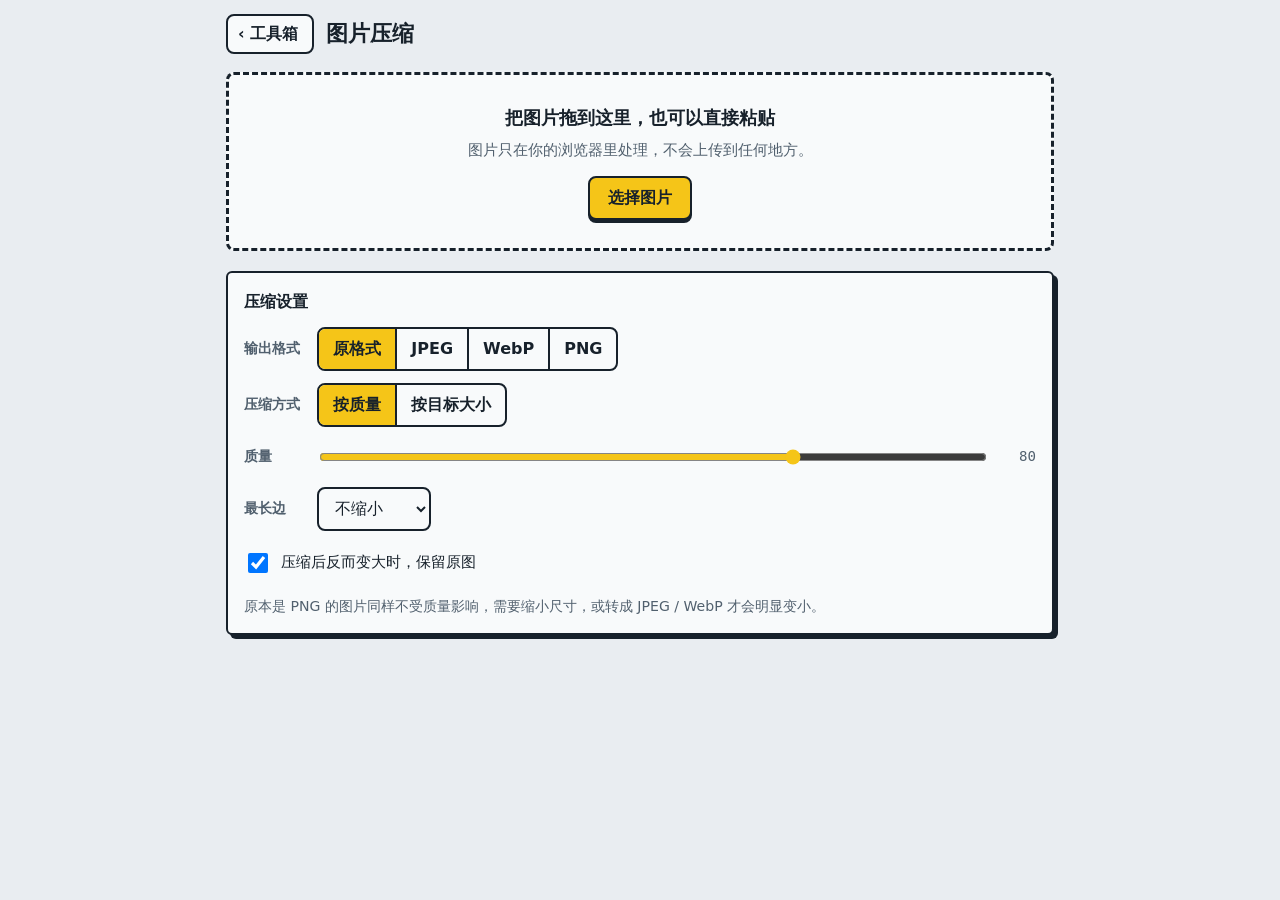
<file: tools/image-compress/index.html>
<!doctype html>
<html lang="zh-CN">
<head>
<meta charset="utf-8">
<meta name="viewport" content="width=device-width,initial-scale=1">
<title>图片压缩</title>
<link rel="stylesheet" href="../../assets/style.css">
<style>
  .page { max-width: 860px; margin: 0 auto; padding: calc(14px + env(safe-area-inset-top)) 16px 64px; }
  .head { display: flex; align-items: center; gap: 12px; margin-bottom: 18px; }
  .head h1 { margin: 0; font-size: 1.4rem; }

  .box { padding: 16px; margin-bottom: 20px; background: var(--paper); border: 2px solid var(--edge); border-radius: 6px; box-shadow: 4px 4px 0 var(--edge); }
  .box h2 { margin: 0 0 12px; font-size: 1rem; }

  .drop { display: flex; flex-direction: column; align-items: center; gap: 6px; padding: 28px 16px; margin-bottom: 20px; text-align: center;
    border: 3px dashed var(--edge); border-radius: 8px; background: var(--paper); transition: background .1s; }
  .drop.over { background: var(--yellow); color: var(--on-yellow); }
  .drop .big { margin: 0; font-size: 1.15rem; font-weight: 700; }
  .drop .sub { margin: 0 0 8px; color: var(--ink-2); font-size: .92rem; }
  .drop.over .sub { color: var(--on-yellow); }

  .row { display: flex; align-items: center; flex-wrap: wrap; gap: 10px; margin-bottom: 12px; }
  .row:last-child { margin-bottom: 0; }
  .row > .k { flex: none; width: 4.4em; font-size: .9rem; font-weight: 600; color: var(--ink-2); }
  .row .seg button { white-space: nowrap; padding: 0 14px; }
  .row input[type="range"] { flex: 1 1 160px; min-width: 0; height: 32px; accent-color: var(--yellow); }
  .row output { flex: none; min-width: 2.6em; text-align: right; font-family: var(--mono); font-size: .88rem; color: var(--ink-2); }
  .row .field { width: auto; min-width: 0; }
  #kb { width: 7.5em; }
  .chips { display: inline-flex; flex-wrap: wrap; gap: 6px; }
  .chips .btn { min-height: 36px; padding: 0 12px; font-size: .88rem; box-shadow: 0 2px 0 var(--edge); }
  .chk { display: inline-flex; align-items: center; gap: 10px; min-height: 40px; font-size: .95rem; cursor: pointer; }
  .chk input { width: 20px; height: 20px; }
  .note { margin: 4px 0 0; color: var(--ink-2); font-size: .88rem; }

  .bar { display: flex; align-items: center; flex-wrap: wrap; gap: 10px; margin-bottom: 14px; }
  #sum { flex: 1 1 220px; font-size: .95rem; }
  #sum b { font-weight: 800; }
  #list { list-style: none; margin: 0; padding: 0; display: grid; gap: 10px; }
  .item { display: flex; align-items: center; gap: 12px; padding: 10px; border: 2px solid var(--line); border-radius: 6px; background: var(--bg); }
  .th { flex: none; width: 56px; height: 56px; border-radius: 4px; object-fit: cover; border: 1px solid var(--line);
    background: repeating-conic-gradient(#d4dae0 0 25%, #fff 0 50%) 0 0 / 12px 12px; }
  .th.ph { display: block; }
  .main { flex: 1 1 auto; min-width: 0; }
  .nm { font-weight: 700; overflow: hidden; text-overflow: ellipsis; white-space: nowrap; }
  .meta { margin-top: 2px; font-size: .88rem; color: var(--ink-2); word-break: break-word; }
  .badge { display: inline-block; margin-left: 6px; padding: 0 8px; border-radius: 999px; font-weight: 700; font-size: .82rem; background: var(--teal); color: #fff; }
  .badge.keep { background: var(--ink-2); }
  .badge.up { background: var(--red); }
  .meta.bad { color: var(--red); }
  .spin { display: inline-block; width: 12px; height: 12px; margin-right: 6px; vertical-align: -1px; border: 2px solid var(--line); border-top-color: var(--ink); border-radius: 50%; animation: sp .8s linear infinite; }
  @keyframes sp { to { transform: rotate(360deg); } }
  .acts { flex: none; display: flex; gap: 8px; }
  @media (max-width: 560px) {
    .item { flex-wrap: wrap; }
    .main { flex: 1 1 calc(100% - 72px); }
    .acts { width: 100%; justify-content: flex-end; }
  }

  #toast { position: fixed; left: 50%; bottom: calc(24px + env(safe-area-inset-bottom)); z-index: 12; transform: translateX(-50%);
    padding: 8px 16px; border-radius: 999px; background: var(--ink); color: var(--bg); font-weight: 600; pointer-events: none; }
</style>
</head>
<body>
<div class="page">
  <div class="head">
    <a class="back" href="../../">‹ 工具箱</a>
    <h1>图片压缩</h1>
  </div>

  <div class="drop" id="drop">
    <p class="big">把图片拖到这里，也可以直接粘贴</p>
    <p class="sub">图片只在你的浏览器里处理，不会上传到任何地方。</p>
    <button type="button" class="btn btn-primary" id="pick">选择图片</button>
  </div>
  <input type="file" id="file" accept="image/*" multiple hidden>

  <section class="box" aria-label="压缩设置">
    <h2>压缩设置</h2>
    <div class="row"><span class="k">输出格式</span>
      <div class="seg" id="fmt" role="group" aria-label="输出格式">
        <button type="button" data-v="original">原格式</button>
        <button type="button" data-v="jpeg">JPEG</button>
        <button type="button" data-v="webp" id="fmtWebp">WebP</button>
        <button type="button" data-v="png">PNG</button>
      </div>
    </div>
    <div class="row"><span class="k">压缩方式</span>
      <div class="seg" id="mode" role="group" aria-label="压缩方式">
        <button type="button" data-v="quality">按质量</button>
        <button type="button" data-v="target">按目标大小</button>
      </div>
    </div>
    <div class="row" id="qRow"><span class="k">质量</span>
      <input type="range" id="q" min="30" max="100" step="1" aria-label="质量"><output id="qO"></output>
    </div>
    <div class="row" id="tRow"><span class="k">不超过</span>
      <input type="number" id="kb" class="field" min="10" max="20000" step="10" inputmode="numeric" aria-label="目标大小，单位 KB"> <span>KB</span>
      <span class="chips" id="kbChips"></span>
    </div>
    <div class="row"><span class="k">最长边</span>
      <select id="side" class="field" aria-label="最长边">
        <option value="0">不缩小</option>
        <option value="3840">3840 px</option>
        <option value="2560">2560 px</option>
        <option value="1920">1920 px</option>
        <option value="1280">1280 px</option>
        <option value="1080">1080 px</option>
        <option value="800">800 px</option>
      </select>
    </div>
    <div class="row"><label class="chk"><input type="checkbox" id="keep"> 压缩后反而变大时，保留原图</label></div>
    <p class="note" id="note"></p>
  </section>

  <section class="box" id="results" hidden aria-label="处理结果">
    <div class="bar">
      <div id="sum" role="status"></div>
      <button type="button" class="btn btn-primary" id="zip" disabled>全部打包下载</button>
      <button type="button" class="btn" id="clear">清空</button>
    </div>
    <ul id="list"></ul>
  </section>
</div>
<div id="toast" hidden></div>

<script src="../../assets/common.js"></script>
<script>
(function () {
  'use strict';
  const $ = TB.$, $$ = TB.$$, esc = TB.esc;

  /* ---------- 设置 ---------- */
  const DEF = { fmt: 'original', mode: 'quality', q: 80, kb: 500, side: 0, keep: true };
  const cfg = Object.assign({}, DEF, TB.store.get('img.cfg', {}));
  const num = (v, lo, hi, d) => (typeof v === 'number' && isFinite(v)) ? Math.min(hi, Math.max(lo, Math.round(v))) : d;
  cfg.fmt = ['original', 'jpeg', 'webp', 'png'].indexOf(cfg.fmt) !== -1 ? cfg.fmt : 'original';
  cfg.mode = cfg.mode === 'target' ? 'target' : 'quality';
  cfg.q = num(cfg.q, 30, 100, DEF.q);
  cfg.kb = num(cfg.kb, 10, 20000, DEF.kb);
  cfg.side = [0, 3840, 2560, 1920, 1280, 1080, 800].indexOf(cfg.side) !== -1 ? cfg.side : 0;
  cfg.keep = cfg.keep !== false;
  const save = () => TB.store.set('img.cfg', cfg);

  const WEBP = (() => { try { const c = document.createElement('canvas'); c.width = c.height = 1; return c.toDataURL('image/webp').indexOf('data:image/webp') === 0; } catch (e) { return false; } })();
  if (!WEBP) { $('#fmtWebp').hidden = true; if (cfg.fmt === 'webp') cfg.fmt = 'original'; }

  /* ---------- 工具函数 ---------- */
  const fmtSize = n => n < 1024 ? n + ' B' : n < 1048576 ? (n / 1024).toFixed(n < 10240 ? 1 : 0) + ' KB' : (n / 1048576).toFixed(2) + ' MB';
  const EXT = { 'image/jpeg': 'jpg', 'image/png': 'png', 'image/webp': 'webp' };
  const stem = name => name.replace(/\.[^.]+$/, '') || 'image';

  function toast(t) {
    const el = $('#toast');
    el.textContent = t; el.hidden = false;
    clearTimeout(toast.t);
    toast.t = setTimeout(() => { el.hidden = true; }, 2200);
  }

  /* ---------- 状态 ---------- */
  const S = { files: [], gen: 0, id: 0 };

  function outType(f) {
    let t;
    if (cfg.fmt === 'original') {
      t = { 'image/jpeg': 'image/jpeg', 'image/png': 'image/png', 'image/webp': 'image/webp', 'image/gif': 'image/png' }[f.file.type] || 'image/jpeg';
    } else {
      t = { jpeg: 'image/jpeg', webp: 'image/webp', png: 'image/png' }[cfg.fmt];
    }
    if (t === 'image/webp' && !WEBP) t = 'image/jpeg';
    return t;
  }

  /* ---------- 解码与编码 ---------- */
  async function decode(file) {
    try {
      const bmp = await createImageBitmap(file, { imageOrientation: 'from-image' });
      return { src: bmp, width: bmp.width, height: bmp.height, close() { bmp.close(); } };
    } catch (e) {
      const url = URL.createObjectURL(file);
      try {
        const img = new Image();
        img.src = url;
        await img.decode();
        return { src: img, width: img.naturalWidth, height: img.naturalHeight, close() { URL.revokeObjectURL(url); } };
      } catch (e2) {
        URL.revokeObjectURL(url);
        throw new Error('这个文件打不开，可能不是图片，或浏览器不支持这种格式');
      }
    }
  }

  function draw(d, w, h, type) {
    const cv = document.createElement('canvas');
    cv.width = w; cv.height = h;
    const x = cv.getContext('2d');
    if (type === 'image/jpeg') { x.fillStyle = '#fff'; x.fillRect(0, 0, w, h); }   // JPEG 没有透明，垫白底
    x.imageSmoothingEnabled = true; x.imageSmoothingQuality = 'high';
    x.drawImage(d.src, 0, 0, w, h);
    return cv;
  }

  function encode(d, scale, type, q) {
    const w = Math.max(1, Math.round(d.width * scale)), h = Math.max(1, Math.round(d.height * scale));
    const cv = draw(d, w, h, type);
    return new Promise((res, rej) => {
      try {
        cv.toBlob(b => {
          cv.width = cv.height = 0;
          if (!b) rej(new Error('图片太大，浏览器处理不了。请把“最长边”调小再试'));
          else if (b.type !== type) rej(new Error('这个浏览器不支持输出 ' + type.replace('image/', '').toUpperCase() + '，换个输出格式试试'));
          else res({ blob: b, w: w, h: h });
        }, type, q);
      } catch (e) { rej(new Error('图片太大，浏览器处理不了。请把“最长边”调小再试')); }
    });
  }

  async function makeThumb(d) {
    const s = 112 / Math.max(d.width, d.height), w = Math.max(1, Math.round(d.width * Math.min(1, s))), h = Math.max(1, Math.round(d.height * Math.min(1, s)));
    const cv = draw(d, w, h, 'image/png');
    const url = cv.toDataURL('image/png');
    cv.width = cv.height = 0;
    return url;
  }

  // 按目标大小压：先在当前尺寸下二分找最高质量，仍超标就缩小 15% 再来
  async function toTarget(d, scale, type, limit) {
    let sc = scale, last = null;
    for (let round = 0; round < 10; round++) {
      if (type === 'image/png') {
        last = await encode(d, sc, type);
        if (last.blob.size <= limit) return { r: last, met: true };
      } else {
        let best = await encode(d, sc, type, 0.95);
        if (best.blob.size <= limit) return { r: best, met: true };
        const low = await encode(d, sc, type, 0.3);
        last = low;
        if (low.blob.size <= limit) {
          best = low;
          let lo = 0.3, hi = 0.95;
          for (let i = 0; i < 6; i++) {
            const mid = (lo + hi) / 2, t = await encode(d, sc, type, mid);
            if (t.blob.size <= limit) { best = t; lo = mid; } else hi = mid;
          }
          return { r: best, met: true };
        }
      }
      if (Math.min(d.width, d.height) * sc * 0.85 < 120) break;
      sc *= 0.85;
    }
    return { r: last, met: false };
  }

  async function compress(f, token) {
    const d = await decode(f.file);
    try {
      if (!f.thumb) f.thumb = await makeThumb(d);
      const type = outType(f);
      const scale = cfg.side ? Math.min(1, cfg.side / Math.max(d.width, d.height)) : 1;
      let r, met = true;
      if (cfg.mode === 'target') {
        const t = await toTarget(d, scale, type, cfg.kb * 1024);
        r = t.r; met = t.met;
      } else {
        r = await encode(d, scale, type, cfg.q / 100);
      }
      if (token !== S.gen) return;

      let blob = r.blob, w = r.w, h = r.h, kept = false, msg = '';
      const sameFmt = type === f.file.type, resized = scale < 1;
      if (cfg.keep && sameFmt && !resized) {
        const limit = cfg.mode === 'target' ? cfg.kb * 1024 : Infinity;
        if (blob.size >= f.file.size || (cfg.mode === 'target' && f.file.size <= limit)) {
          blob = f.file; w = d.width; h = d.height; kept = true;
          if (cfg.mode === 'target' && f.file.size > limit) kept = false;
        }
      }
      if (!met && !kept) msg = '已压到尽量小，仍大于目标大小';
      f.srcW = d.width; f.srcH = d.height;
      f.out = { blob: blob, w: w, h: h, kept: kept, type: kept ? f.file.type : type, msg: msg };
      f.outName = kept ? f.file.name : stem(f.file.name) + '-compressed.' + (EXT[type] || 'jpg');
      f.url = URL.createObjectURL(blob);
      f.status = 'done';
    } finally {
      d.close();
    }
  }

  /* ---------- 队列 ---------- */
  async function run() {
    const token = ++S.gen;
    for (const f of S.files.slice()) {
      if (token !== S.gen) return;
      if (f.status === 'done' || f.status === 'err') continue;
      f.status = 'work'; renderRow(f);
      try {
        await compress(f, token);
      } catch (e) {
        if (token !== S.gen) return;
        f.status = 'err'; f.msg = e && e.message ? e.message : '处理失败';
      }
      if (token !== S.gen) return;
      renderRow(f);
      renderSummary();
    }
    renderSummary();
  }

  function resetAll() {
    S.files.forEach(f => {
      if (f.url) URL.revokeObjectURL(f.url);
      f.url = null; f.out = null; f.status = 'wait'; f.msg = '';
    });
    renderList();
    run();
  }
  let timer = 0;
  const later = () => { clearTimeout(timer); timer = setTimeout(resetAll, 250); };

  /* ---------- 渲染 ---------- */
  function rowHtml(f) {
    const th = f.thumb ? '<img class="th" alt="" src="' + f.thumb + '">' : '<span class="th ph"></span>';
    let meta, cls = 'meta', acts = '';
    if (f.status === 'wait') meta = fmtSize(f.file.size) + ' · 排队中';
    else if (f.status === 'work') meta = '<span class="spin"></span>压缩中…';
    else if (f.status === 'err') { meta = esc(f.msg); cls += ' bad'; }
    else {
      const o = f.out, pct = Math.round((1 - o.blob.size / f.file.size) * 100);
      const dim = (o.w !== f.srcW || o.h !== f.srcH) ? f.srcW + '×' + f.srcH + ' → ' + o.w + '×' + o.h : o.w + '×' + o.h;
      let badge = pct >= 1 ? '<span class="badge">−' + pct + '%</span>' : (o.kept ? '<span class="badge keep">保留原图</span>' : (pct < 0 ? '<span class="badge up">+' + (-pct) + '%</span>' : '<span class="badge keep">0%</span>'));
      if (o.kept && pct < 1) badge = '<span class="badge keep">已是最优，保留原图</span>';
      meta = dim + ' · ' + fmtSize(f.file.size) + ' → <b>' + fmtSize(o.blob.size) + '</b>' + badge + (o.msg ? '<br>' + esc(o.msg) : '');
      acts = '<button type="button" class="btn btn-sm" data-act="dl">下载</button>';
    }
    return th + '<div class="main"><div class="nm" title="' + esc(f.file.name) + '">' + esc(f.file.name) + '</div><div class="' + cls + '">' + meta + '</div></div>' +
      '<div class="acts">' + acts + '<button type="button" class="btn btn-sm" data-act="rm" aria-label="移除 ' + esc(f.file.name) + '">移除</button></div>';
  }

  function renderRow(f) {
    const li = $('#list [data-id="' + f.id + '"]');
    if (li) li.innerHTML = rowHtml(f);
  }

  function renderList() {
    $('#results').hidden = S.files.length === 0;
    $('#list').innerHTML = S.files.map(f => '<li class="item" data-id="' + f.id + '">' + rowHtml(f) + '</li>').join('');
    renderSummary();
  }

  function renderSummary() {
    const done = S.files.filter(f => f.status === 'done');
    const pending = S.files.filter(f => f.status === 'wait' || f.status === 'work').length;
    const orig = done.reduce((a, f) => a + f.file.size, 0), now = done.reduce((a, f) => a + f.out.blob.size, 0);
    let s = '共 ' + S.files.length + ' 张';
    if (done.length) {
      const pct = orig ? Math.round((1 - now / orig) * 100) : 0;
      s += '，' + fmtSize(orig) + ' → <b>' + fmtSize(now) + '</b>（' + (pct >= 0 ? '节省 ' + pct + '%' : '变大 ' + (-pct) + '%') + '）';
    }
    if (pending) s += '，还有 ' + pending + ' 张在处理';
    $('#sum').innerHTML = s;
    $('#zip').disabled = done.length === 0;
  }

  function syncUI() {
    $$('#fmt button').forEach(b => b.setAttribute('aria-pressed', String(b.getAttribute('data-v') === cfg.fmt)));
    $$('#mode button').forEach(b => b.setAttribute('aria-pressed', String(b.getAttribute('data-v') === cfg.mode)));
    $('#qRow').hidden = cfg.mode !== 'quality';
    $('#tRow').hidden = cfg.mode !== 'target';
    $('#q').value = cfg.q; $('#qO').textContent = cfg.q;
    $('#kb').value = cfg.kb;
    $('#side').value = String(cfg.side);
    $('#keep').checked = cfg.keep;
    $$('#kbChips .btn').forEach(b => b.setAttribute('aria-pressed', String(+b.getAttribute('data-kb') === cfg.kb)));
    let note = '';
    if (cfg.fmt === 'png') note = 'PNG 是无损格式，质量设置不起作用；想让 PNG 变小，只能缩小尺寸，或改用 JPEG / WebP。';
    else if (cfg.fmt === 'original') note = '原本是 PNG 的图片同样不受质量影响，需要缩小尺寸，或转成 JPEG / WebP 才会明显变小。';
    else if (cfg.fmt === 'jpeg') note = 'JPEG 不支持透明，透明部分会变成白色。';
    $('#note').textContent = note;
  }

  /* ---------- 添加文件 ---------- */
  const IMG_EXT = /\.(jpe?g|png|webp|gif|bmp|avif|heic|heif|tiff?)$/i;
  function addFiles(list) {
    const all = Array.from(list || []);
    const ok = all.filter(f => (f.type && f.type.indexOf('image/') === 0) || IMG_EXT.test(f.name));
    if (all.length && !ok.length) { toast('这不是图片文件'); return; }
    if (ok.length < all.length) toast('已忽略 ' + (all.length - ok.length) + ' 个非图片文件');
    ok.forEach(file => S.files.push({ id: ++S.id, file: file, status: 'wait', msg: '', thumb: null, out: null, url: null }));
    if (!ok.length) return;
    renderList();
    run();
  }

  $('#pick').addEventListener('click', () => $('#file').click());
  $('#file').addEventListener('change', e => { addFiles(e.target.files); e.target.value = ''; });

  const drop = $('#drop');
  let dragDepth = 0;
  window.addEventListener('dragenter', e => { e.preventDefault(); dragDepth++; drop.classList.add('over'); });
  window.addEventListener('dragover', e => { e.preventDefault(); });
  window.addEventListener('dragleave', () => { dragDepth = Math.max(0, dragDepth - 1); if (!dragDepth) drop.classList.remove('over'); });
  window.addEventListener('drop', e => {
    e.preventDefault(); dragDepth = 0; drop.classList.remove('over');
    if (e.dataTransfer && e.dataTransfer.files) addFiles(e.dataTransfer.files);
  });
  document.addEventListener('paste', e => {
    const fs = [];
    Array.from((e.clipboardData && e.clipboardData.items) || []).forEach(it => { if (it.kind === 'file') { const f = it.getAsFile(); if (f) fs.push(f); } });
    if (fs.length) { e.preventDefault(); addFiles(fs.map((f, i) => (f.name && f.name !== 'image.png') ? f : new File([f], '粘贴的图片' + (S.id + i + 1) + '.' + (EXT[f.type] || 'png'), { type: f.type }))); }
  });

  /* ---------- 设置事件 ---------- */
  $('#fmt').addEventListener('click', e => { const b = e.target.closest('button'); if (b) { cfg.fmt = b.getAttribute('data-v'); save(); syncUI(); later(); } });
  $('#mode').addEventListener('click', e => { const b = e.target.closest('button'); if (b) { cfg.mode = b.getAttribute('data-v'); save(); syncUI(); later(); } });
  $('#q').addEventListener('input', e => { cfg.q = +e.target.value; $('#qO').textContent = cfg.q; save(); later(); });
  $('#kb').addEventListener('input', e => {
    const v = parseInt(e.target.value, 10);
    if (!isFinite(v) || v < 10) return;
    cfg.kb = Math.min(20000, v); save(); syncUI(); later();
  });
  $('#kbChips').innerHTML = [100, 200, 500, 1024, 2048].map(k => '<button type="button" class="btn" data-kb="' + k + '">' + (k >= 1024 ? (k / 1024) + ' MB' : k + ' KB') + '</button>').join('');
  $('#kbChips').addEventListener('click', e => { const b = e.target.closest('button'); if (b) { cfg.kb = +b.getAttribute('data-kb'); save(); syncUI(); later(); } });
  $('#side').addEventListener('change', e => { cfg.side = +e.target.value; save(); later(); });
  $('#keep').addEventListener('change', e => { cfg.keep = e.target.checked; save(); later(); });

  /* ---------- 结果操作 ---------- */
  function saveAs(blob, name) {
    const a = document.createElement('a');
    const url = blob === null ? name.url : URL.createObjectURL(blob);
    a.href = url; a.download = blob === null ? name.name : name;
    document.body.appendChild(a); a.click(); a.remove();
    if (blob !== null) setTimeout(() => URL.revokeObjectURL(url), 1500);
  }

  $('#list').addEventListener('click', e => {
    const b = e.target.closest('button[data-act]');
    if (!b) return;
    const li = b.closest('li'), id = +li.getAttribute('data-id');
    const i = S.files.findIndex(f => f.id === id);
    if (i < 0) return;
    const f = S.files[i];
    if (b.getAttribute('data-act') === 'dl') { if (f.url) saveAs(null, { url: f.url, name: f.outName }); }
    else {
      if (f.url) URL.revokeObjectURL(f.url);
      S.files.splice(i, 1);
      li.remove();
      $('#results').hidden = S.files.length === 0;
      renderSummary();
    }
  });

  $('#clear').addEventListener('click', () => {
    S.gen++;
    S.files.forEach(f => { if (f.url) URL.revokeObjectURL(f.url); });
    S.files = [];
    renderList();
  });

  /* ---------- 打包 zip（只存不压，图片本身已压过） ---------- */
  const CRC = (() => { const t = new Uint32Array(256); for (let n = 0; n < 256; n++) { let c = n; for (let k = 0; k < 8; k++) c = c & 1 ? 0xEDB88320 ^ (c >>> 1) : c >>> 1; t[n] = c >>> 0; } return t; })();
  function crc32(u8) { let c = 0xFFFFFFFF; for (let i = 0; i < u8.length; i++) c = CRC[(c ^ u8[i]) & 255] ^ (c >>> 8); return (c ^ 0xFFFFFFFF) >>> 0; }

  async function makeZip(items) {
    const enc = new TextEncoder(), parts = [], central = [];
    let offset = 0;
    const d = new Date();
    const dt = (d.getHours() << 11) | (d.getMinutes() << 5) | (d.getSeconds() >> 1);
    const dd = ((d.getFullYear() - 1980) << 9) | ((d.getMonth() + 1) << 5) | d.getDate();
    for (const it of items) {
      const data = new Uint8Array(await it.blob.arrayBuffer()), name = enc.encode(it.name), crc = crc32(data);
      const lh = new DataView(new ArrayBuffer(30));
      lh.setUint32(0, 0x04034b50, true); lh.setUint16(4, 20, true); lh.setUint16(6, 0x0800, true); lh.setUint16(8, 0, true);
      lh.setUint16(10, dt, true); lh.setUint16(12, dd, true); lh.setUint32(14, crc, true);
      lh.setUint32(18, data.length, true); lh.setUint32(22, data.length, true); lh.setUint16(26, name.length, true); lh.setUint16(28, 0, true);
      parts.push(lh.buffer, name, data);
      const ch = new DataView(new ArrayBuffer(46));
      ch.setUint32(0, 0x02014b50, true); ch.setUint16(4, 20, true); ch.setUint16(6, 20, true); ch.setUint16(8, 0x0800, true); ch.setUint16(10, 0, true);
      ch.setUint16(12, dt, true); ch.setUint16(14, dd, true); ch.setUint32(16, crc, true);
      ch.setUint32(20, data.length, true); ch.setUint32(24, data.length, true); ch.setUint16(28, name.length, true);
      ch.setUint32(42, offset, true);
      central.push(ch.buffer, name);
      offset += 30 + name.length + data.length;
    }
    let csize = 0;
    central.forEach(b => { csize += b.byteLength; });
    const end = new DataView(new ArrayBuffer(22));
    end.setUint32(0, 0x06054b50, true); end.setUint16(8, items.length, true); end.setUint16(10, items.length, true);
    end.setUint32(12, csize, true); end.setUint32(16, offset, true);
    return new Blob(parts.concat(central, [end.buffer]), { type: 'application/zip' });
  }

  $('#zip').addEventListener('click', async () => {
    const done = S.files.filter(f => f.status === 'done');
    if (!done.length) return;
    $('#zip').disabled = true;
    try {
      const seen = new Map(), items = [];
      done.forEach(f => {
        let name = f.outName;
        const n = seen.get(name.toLowerCase()) || 0;
        seen.set(name.toLowerCase(), n + 1);
        if (n) name = name.replace(/(\.[^.]+)?$/, ' (' + (n + 1) + ')$1');
        items.push({ name: name, blob: f.out.blob });
      });
      saveAs(await makeZip(items), 'compressed-images.zip');
    } catch (e) {
      toast('打包失败，可以改为逐张下载');
    }
    renderSummary();
  });

  /* ---------- 启动 ---------- */
  syncUI();
})();
</script>
</body>
</html>
</file>
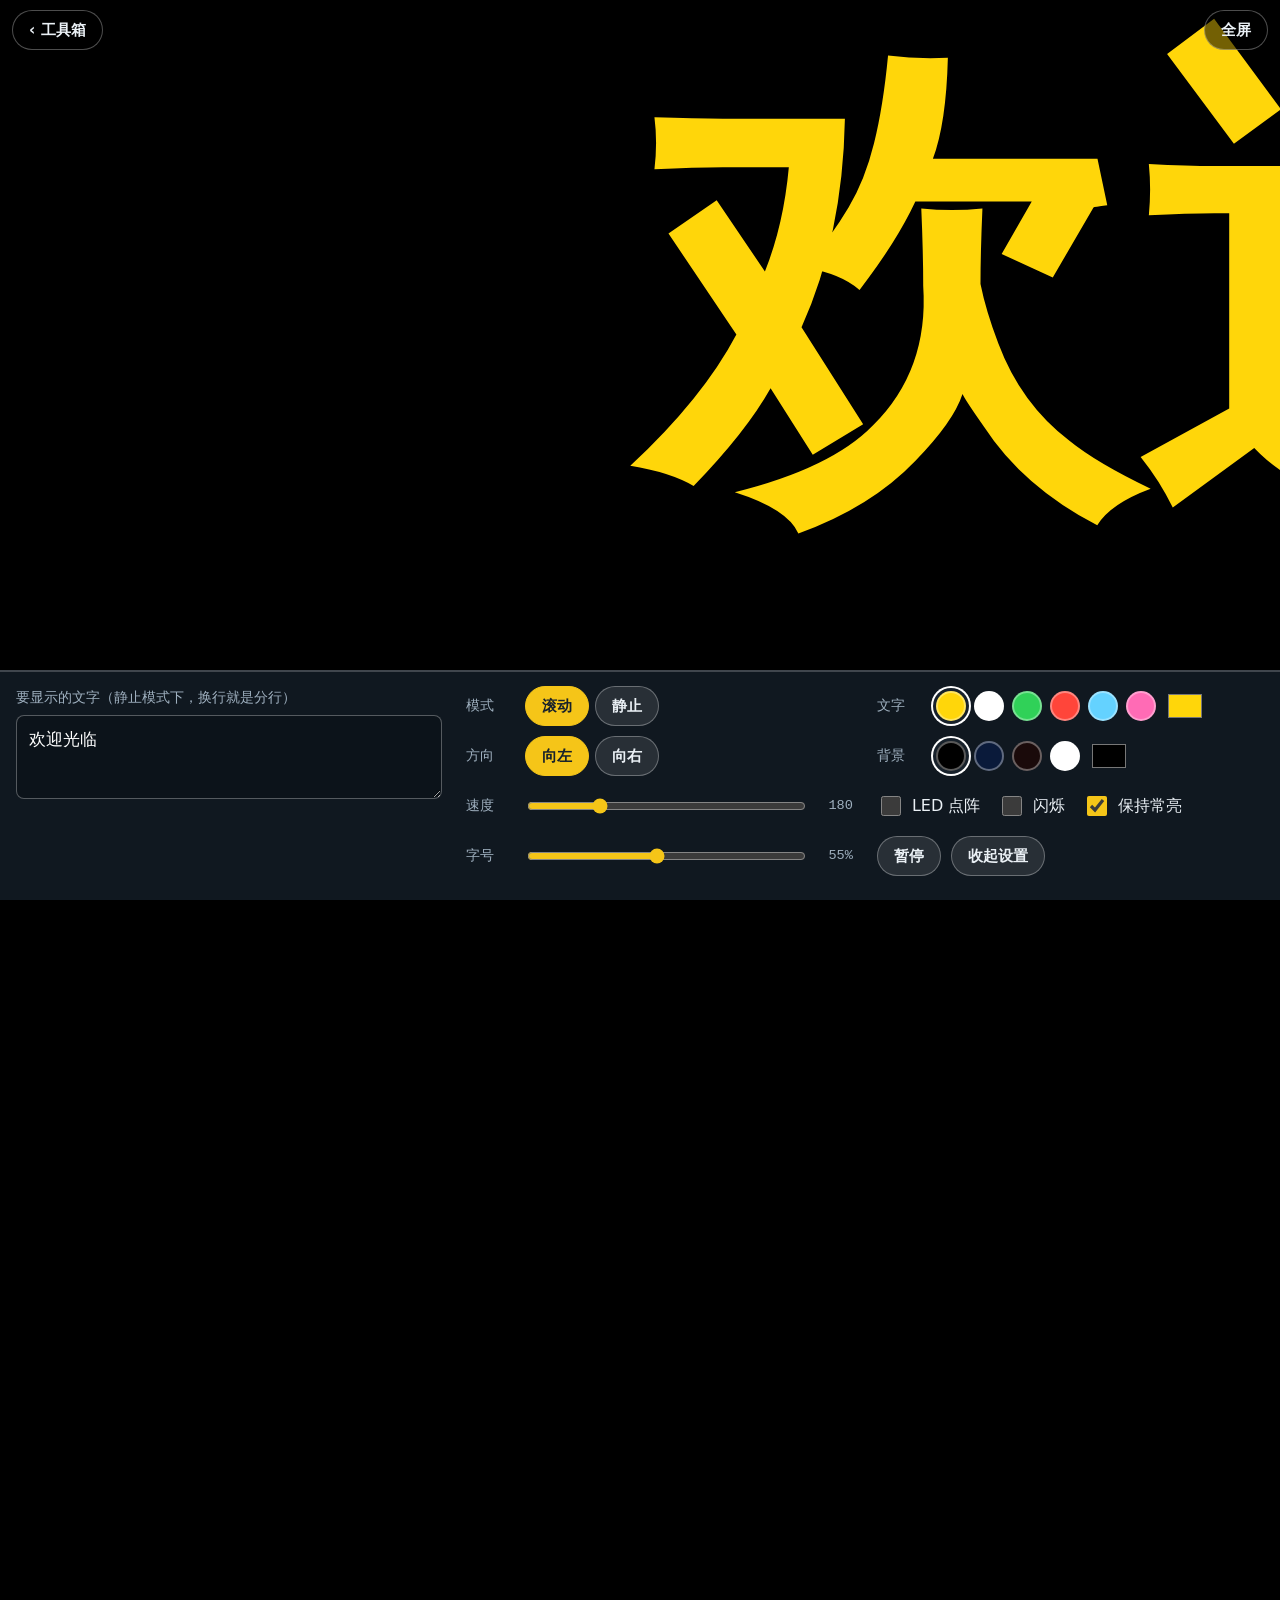
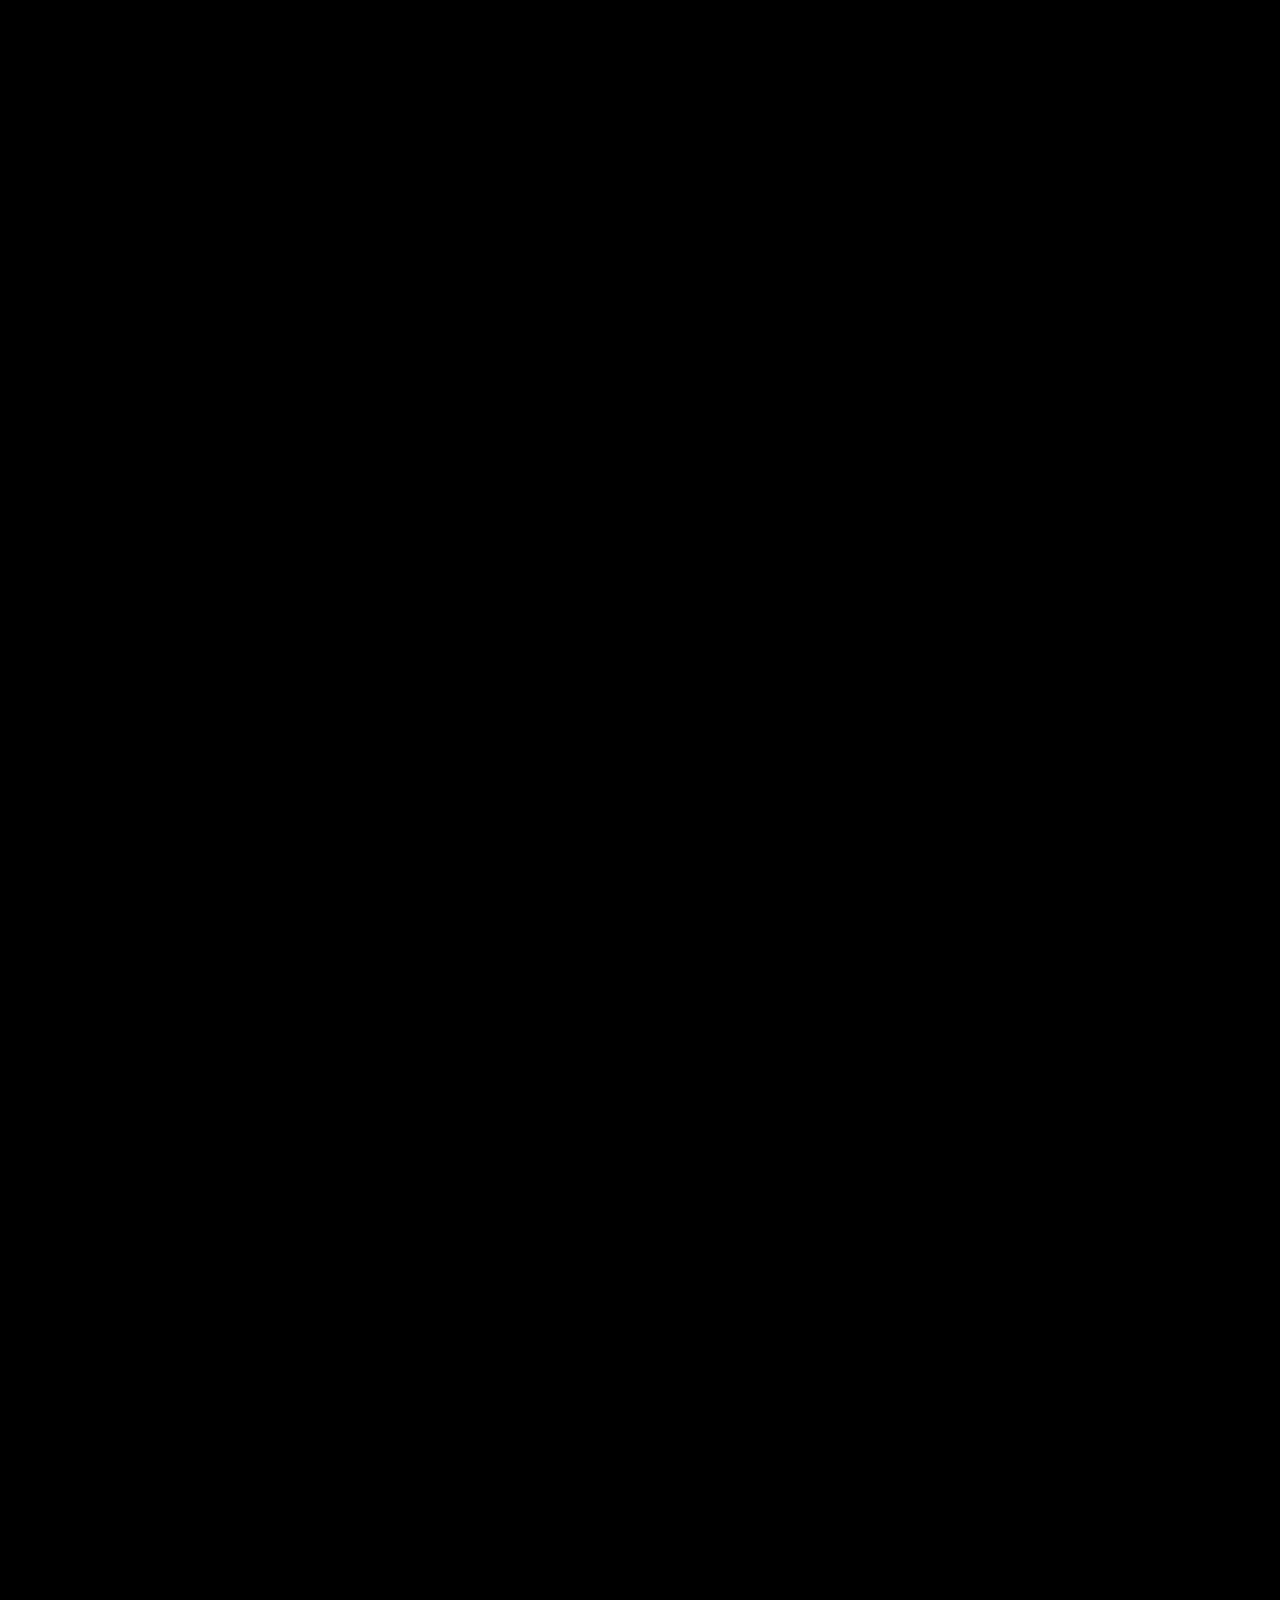
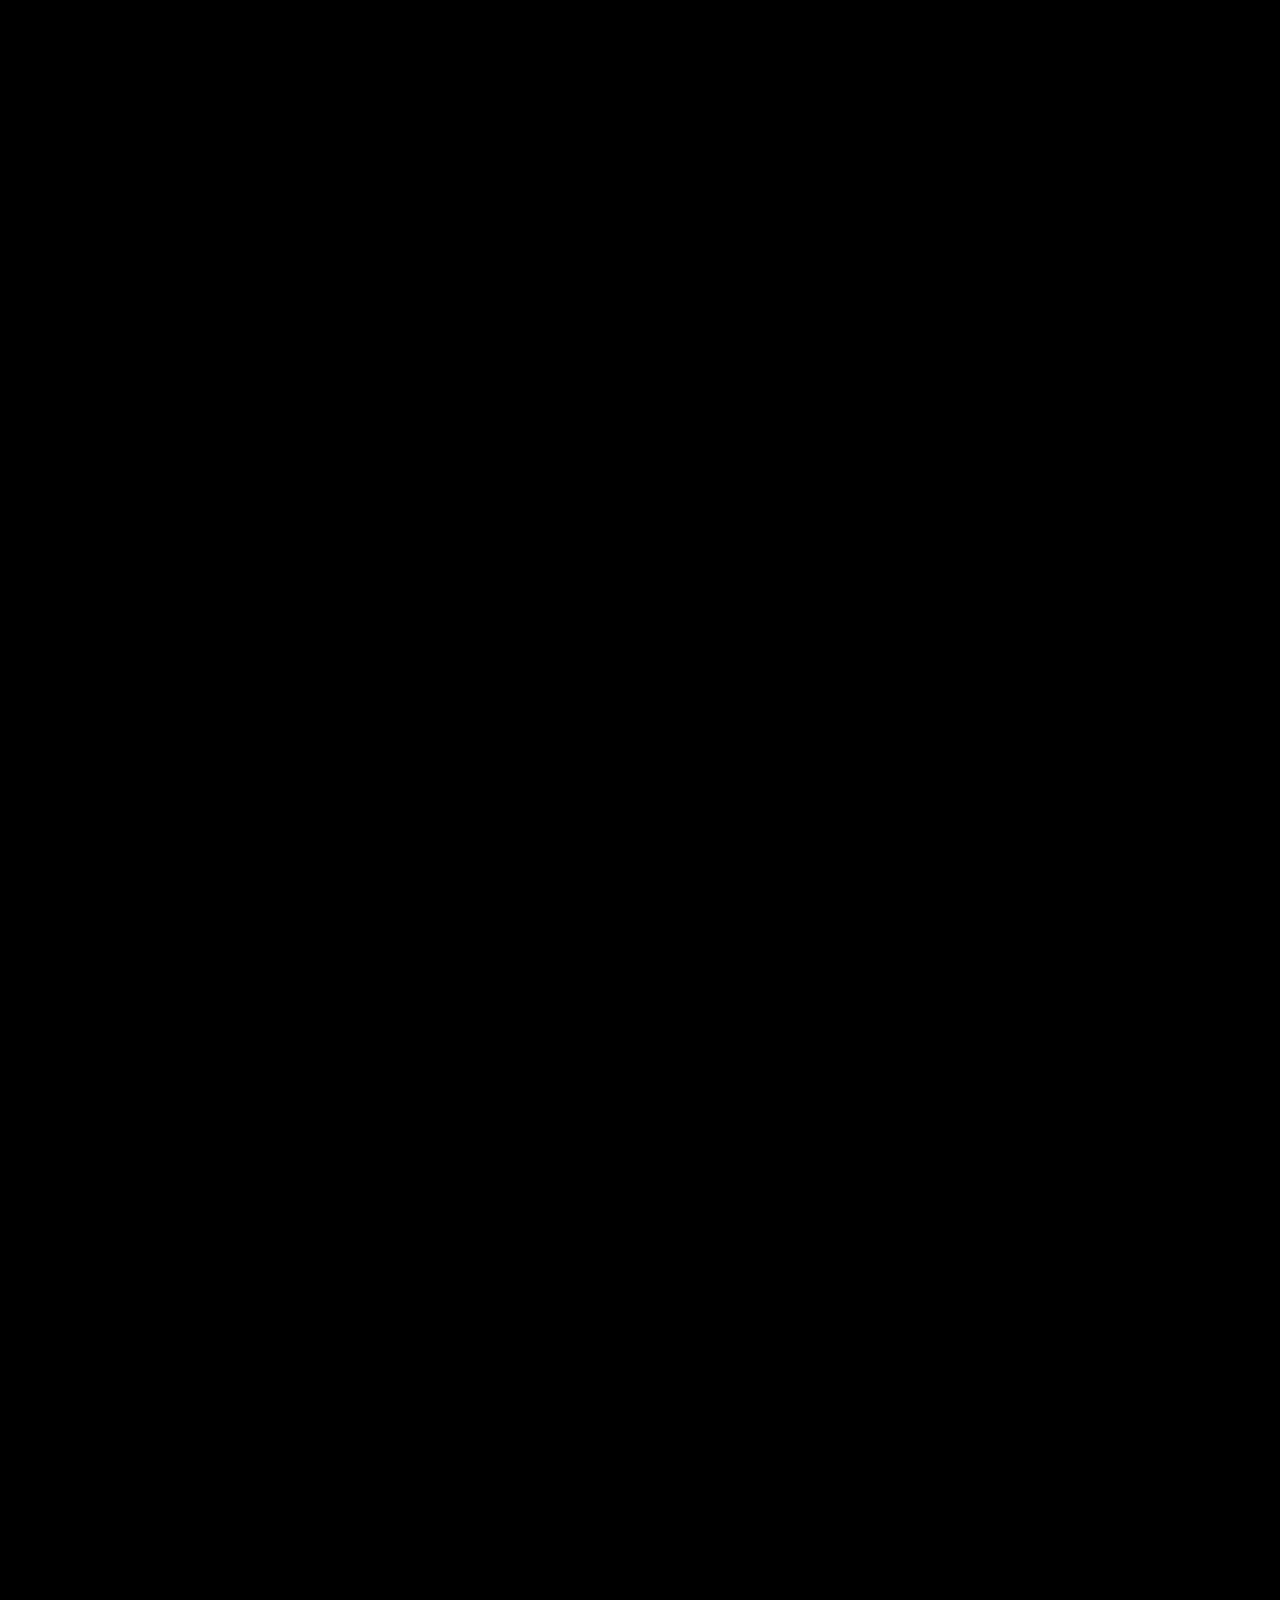
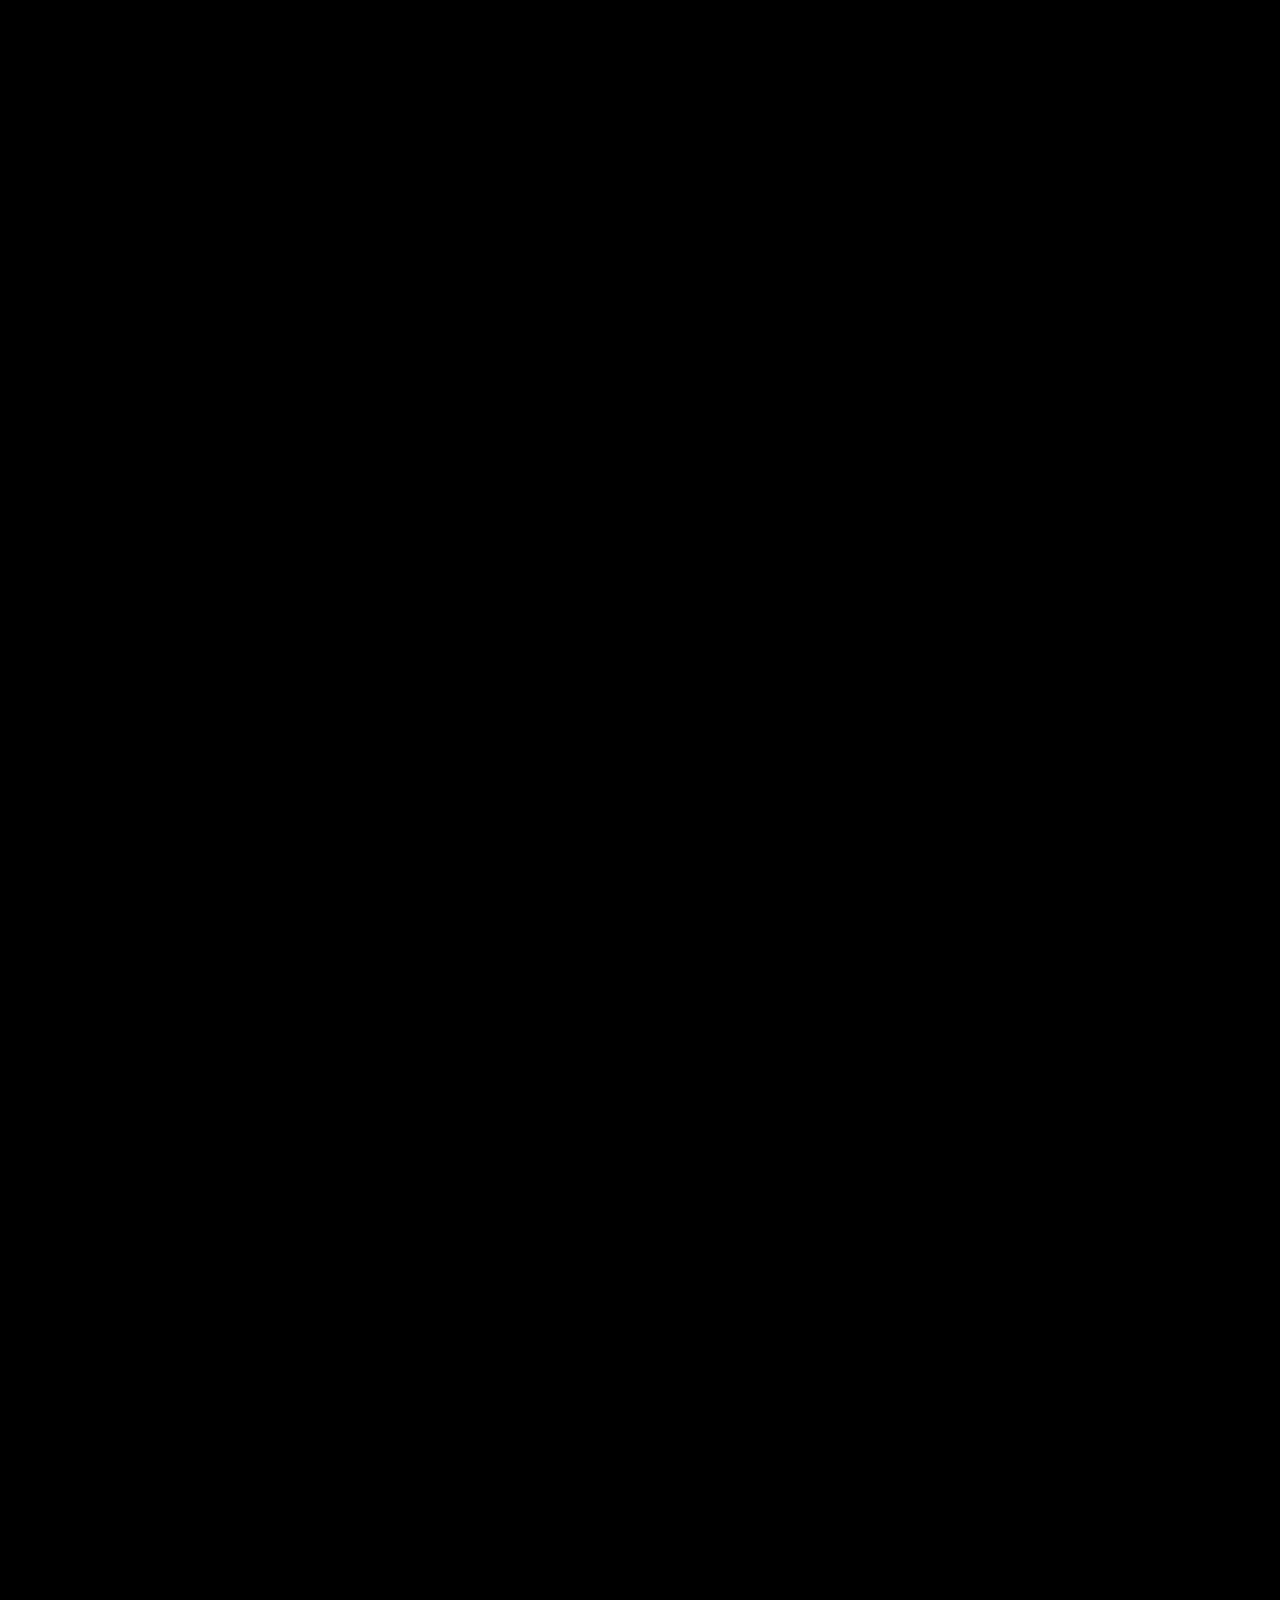
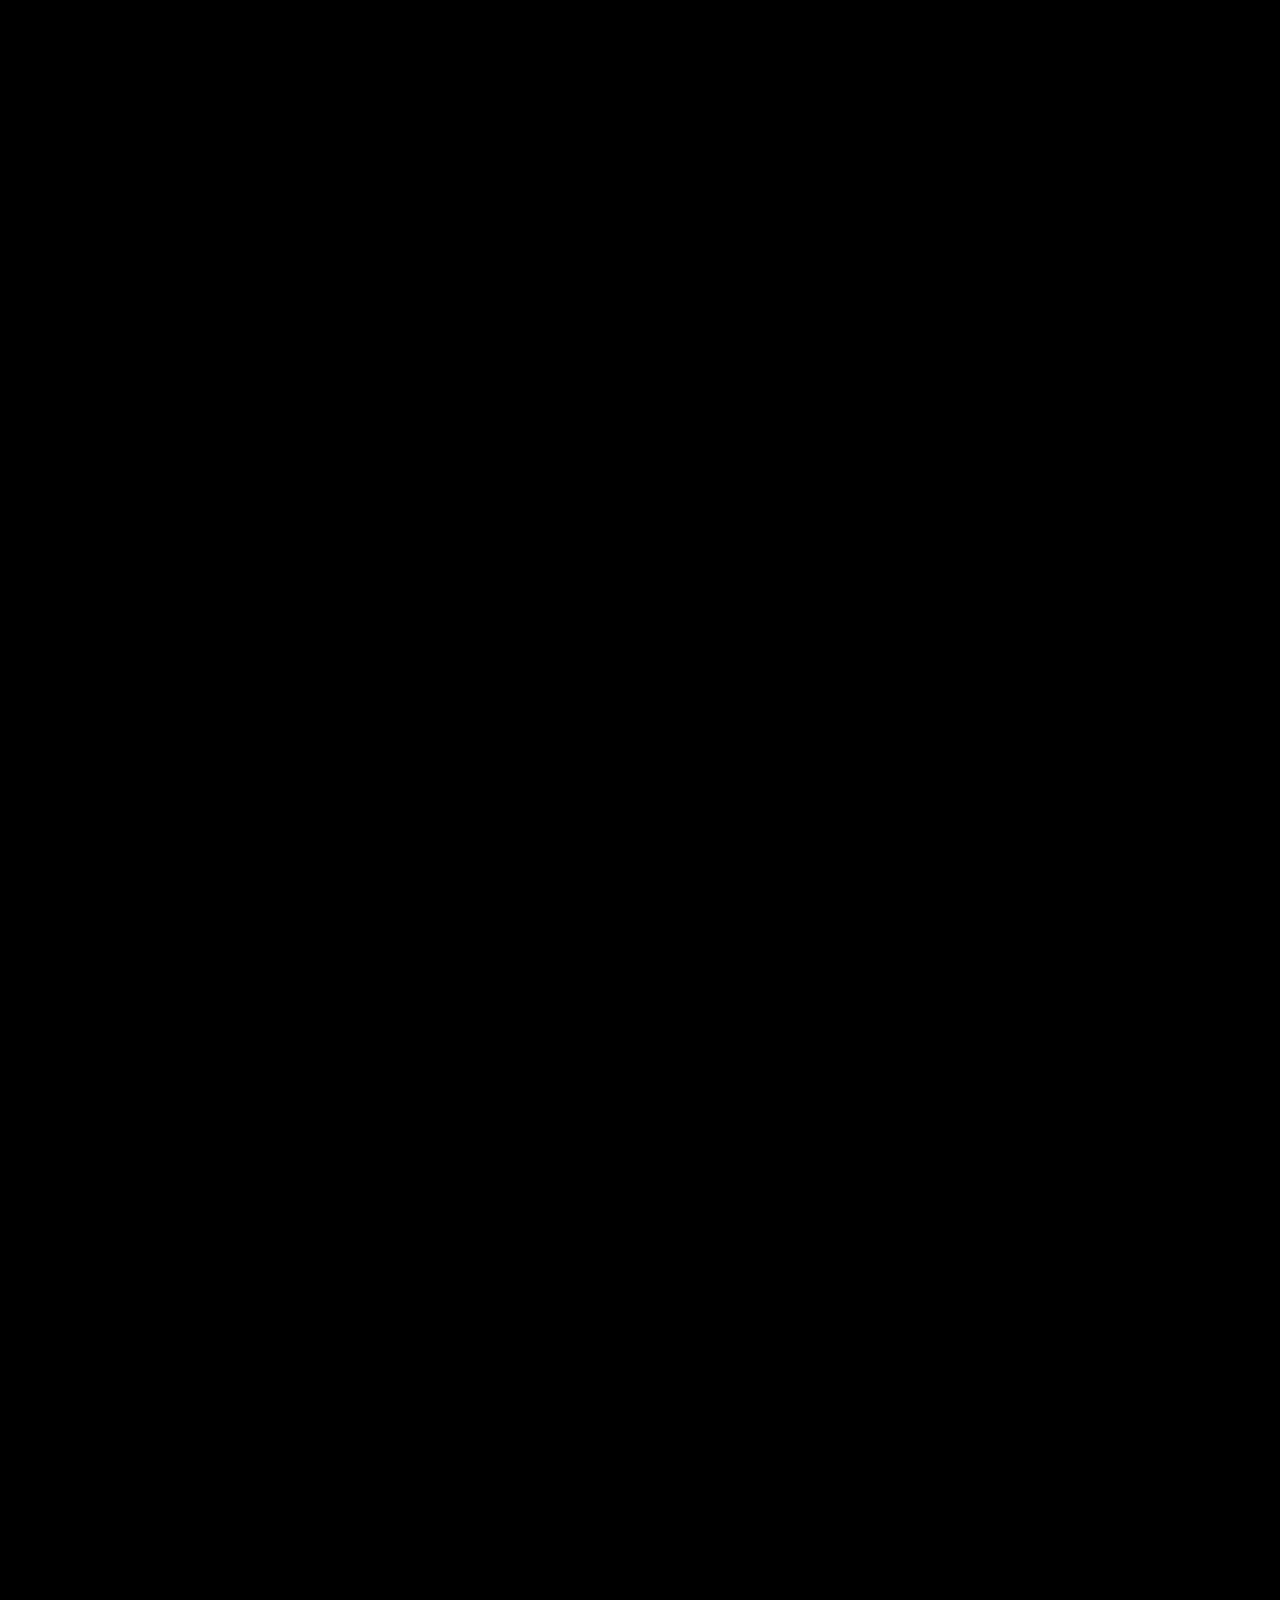
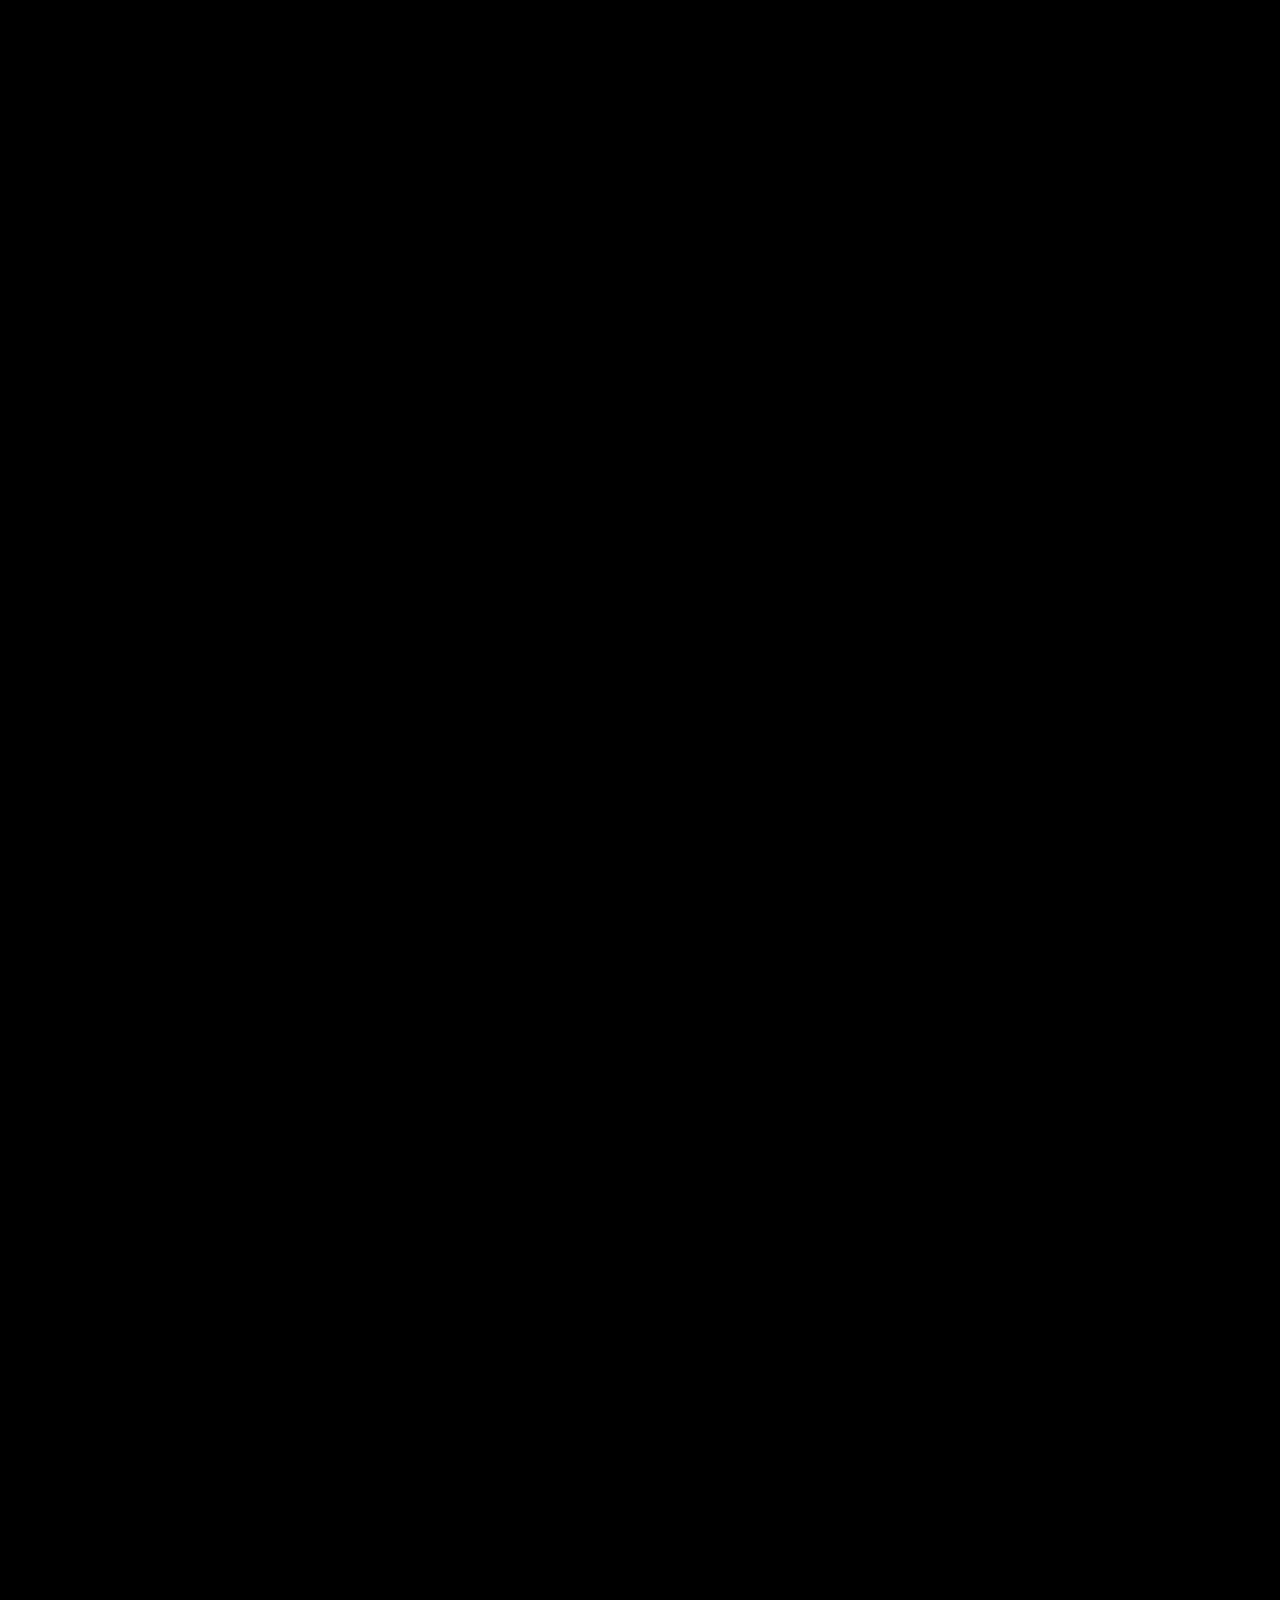
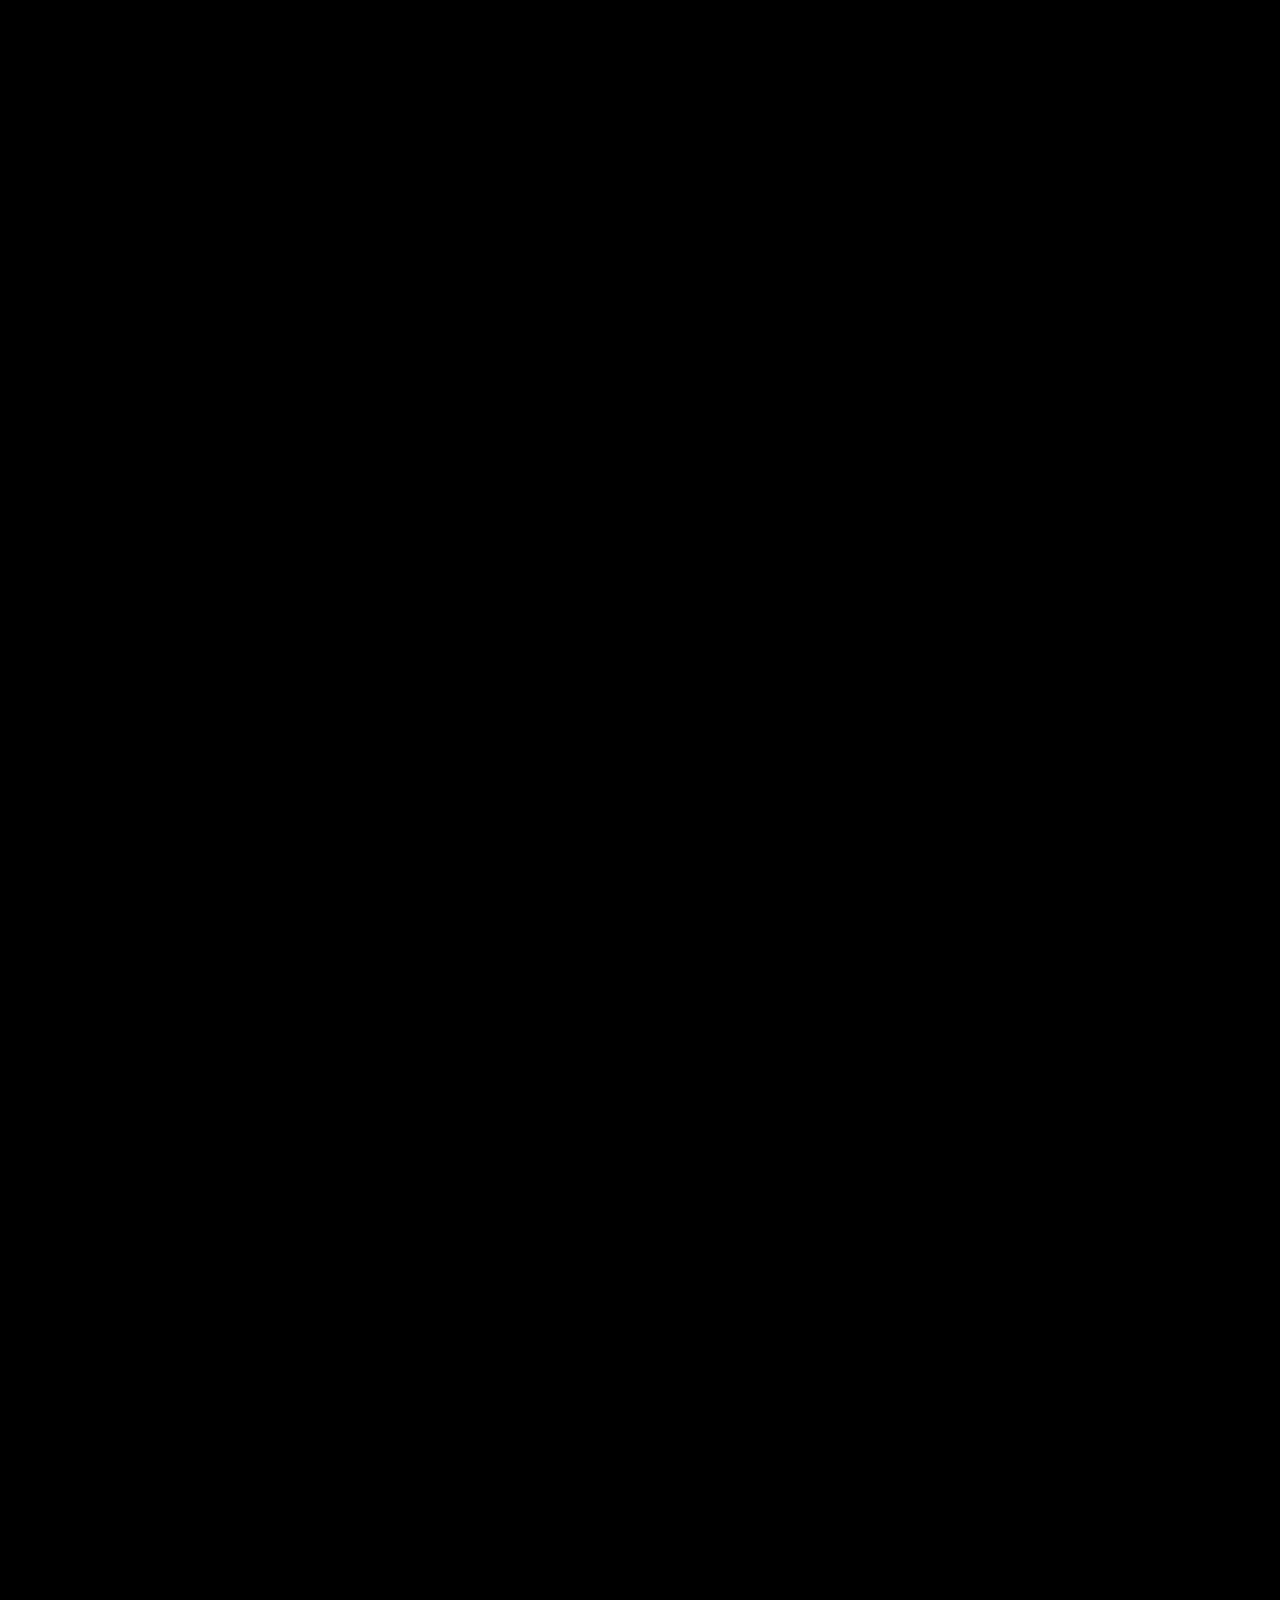
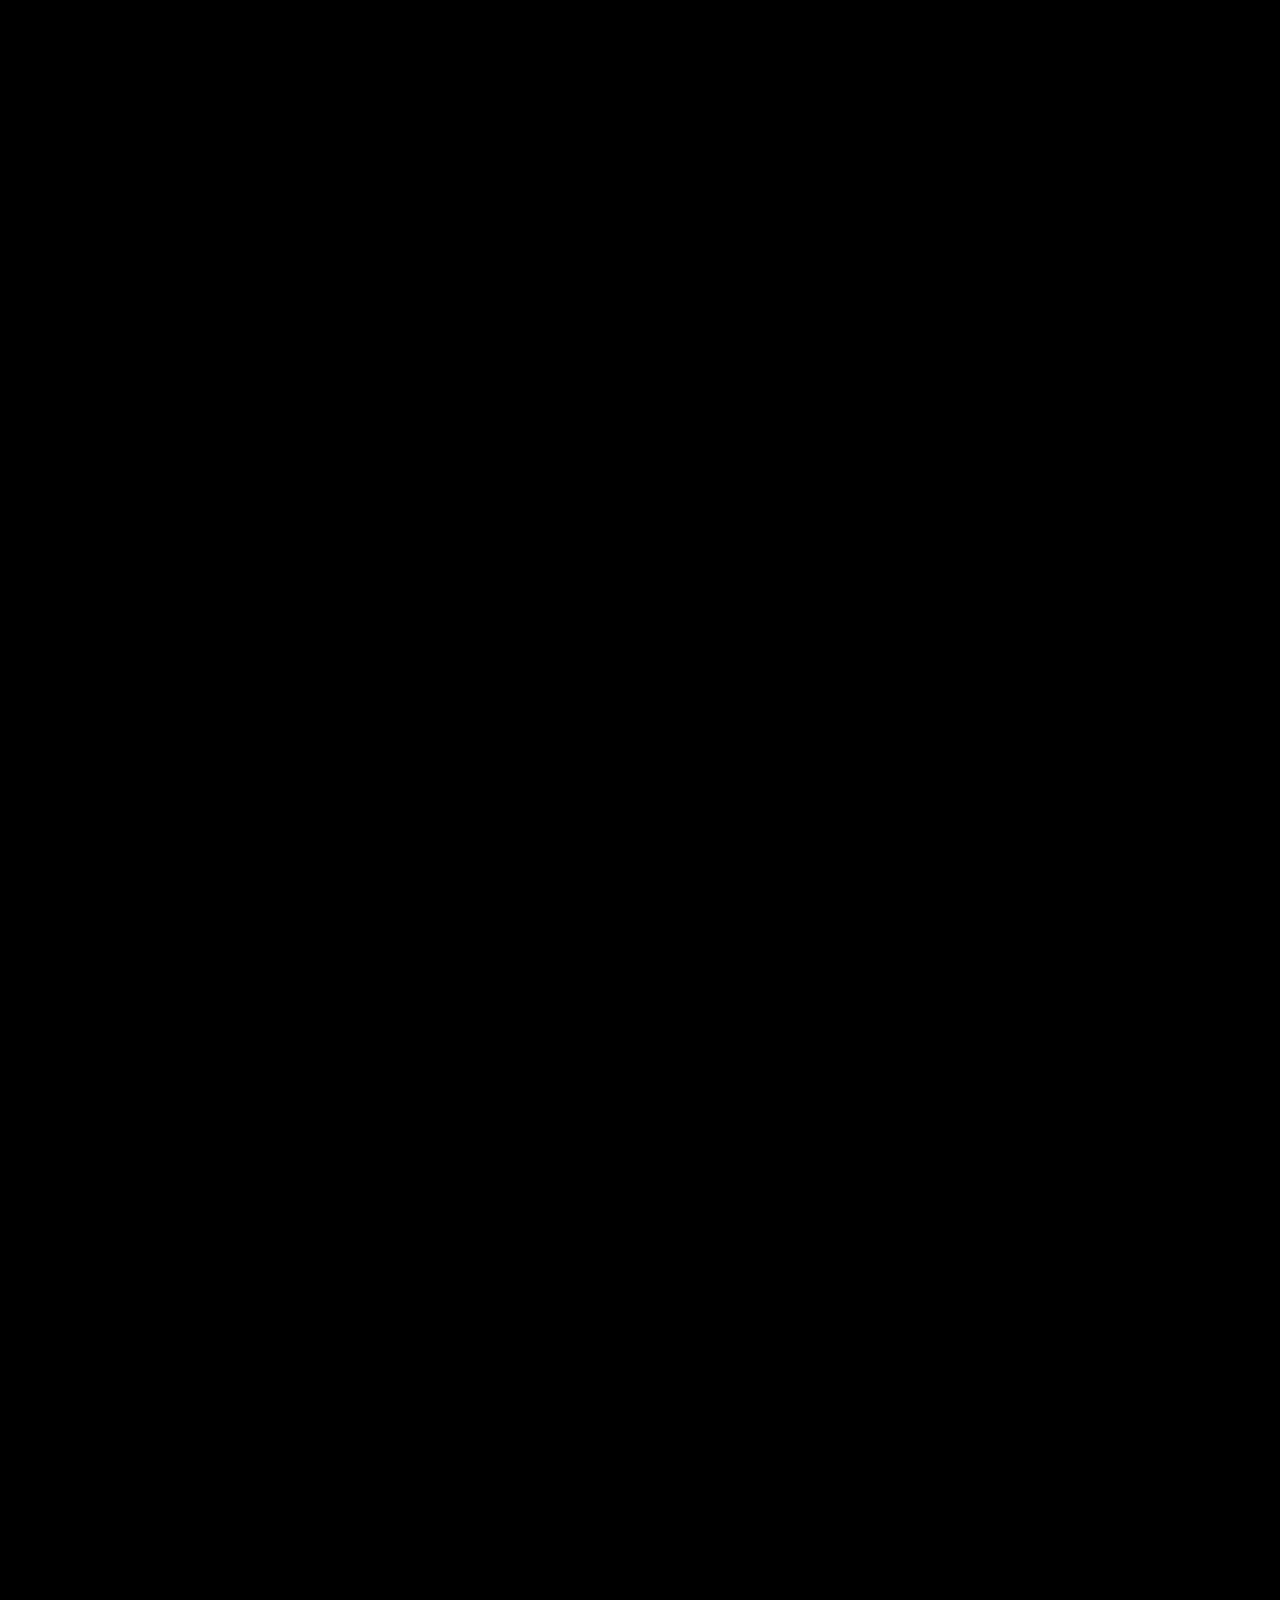
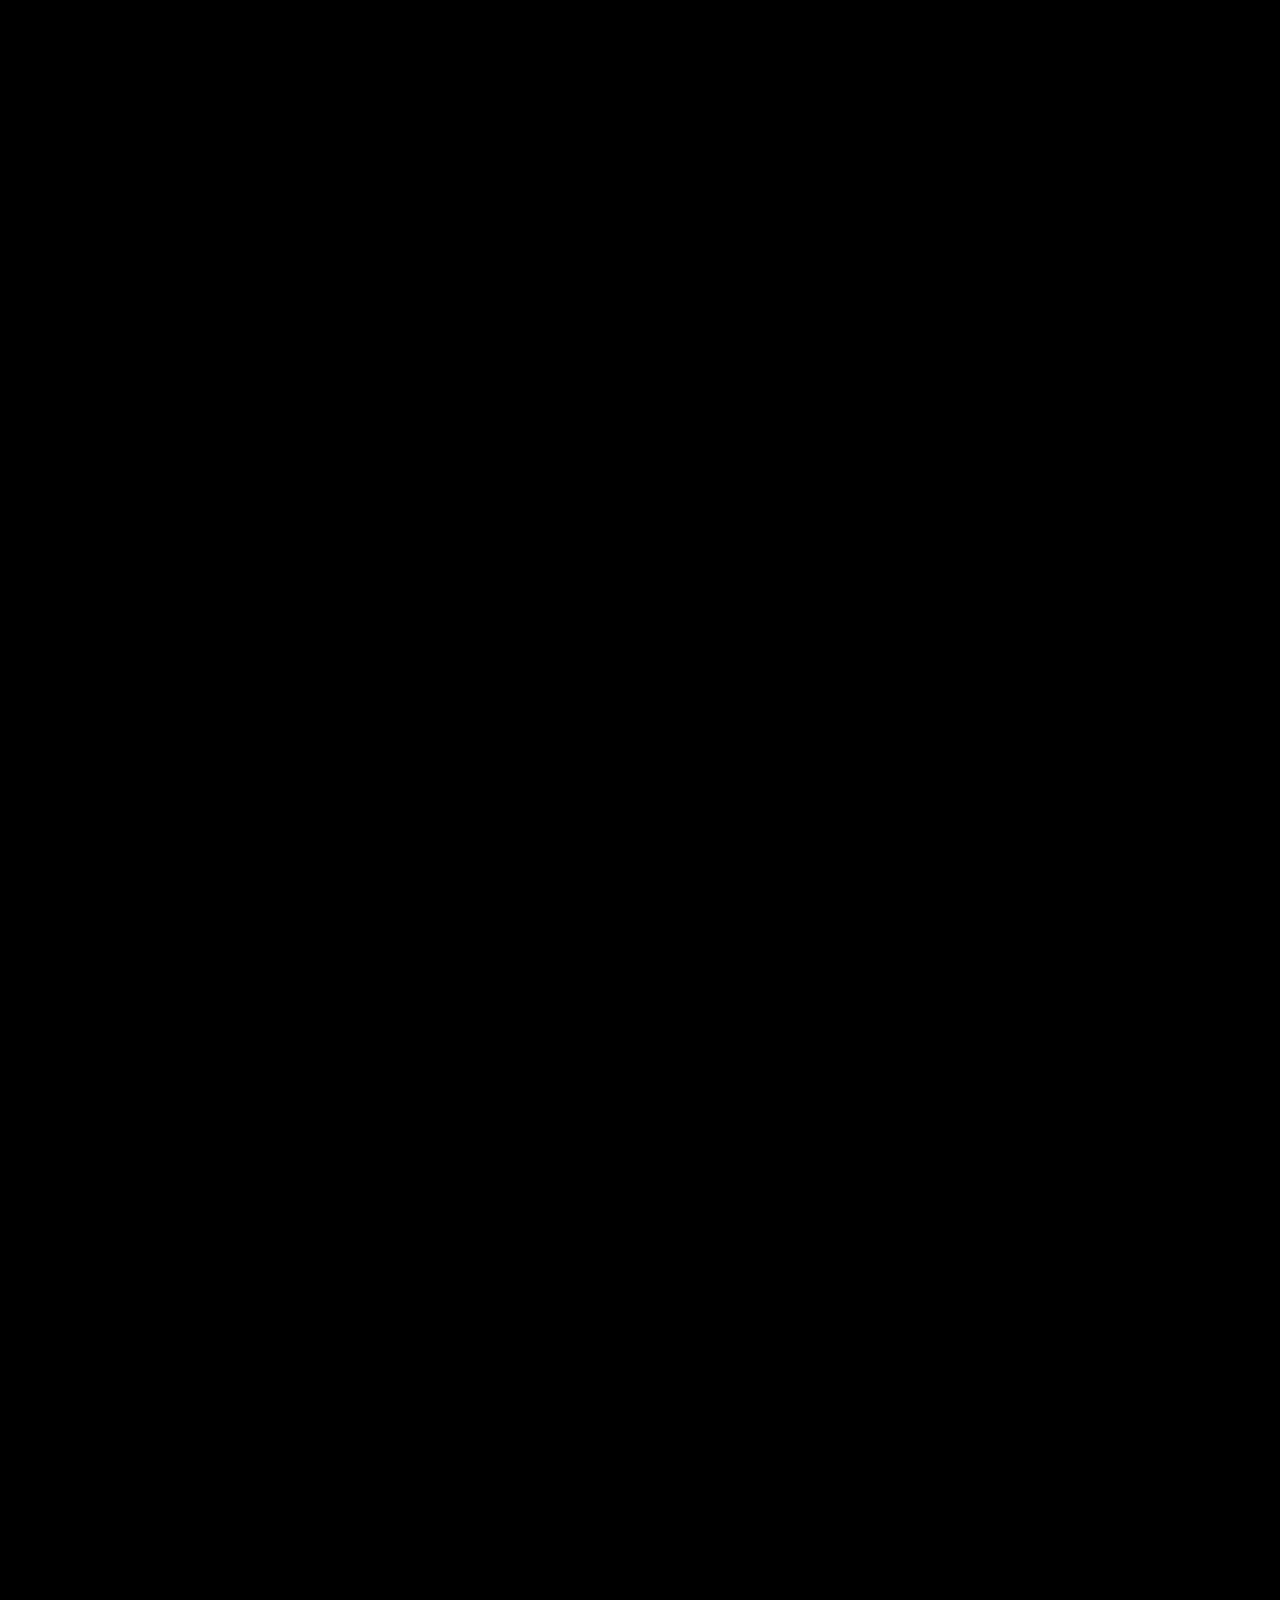
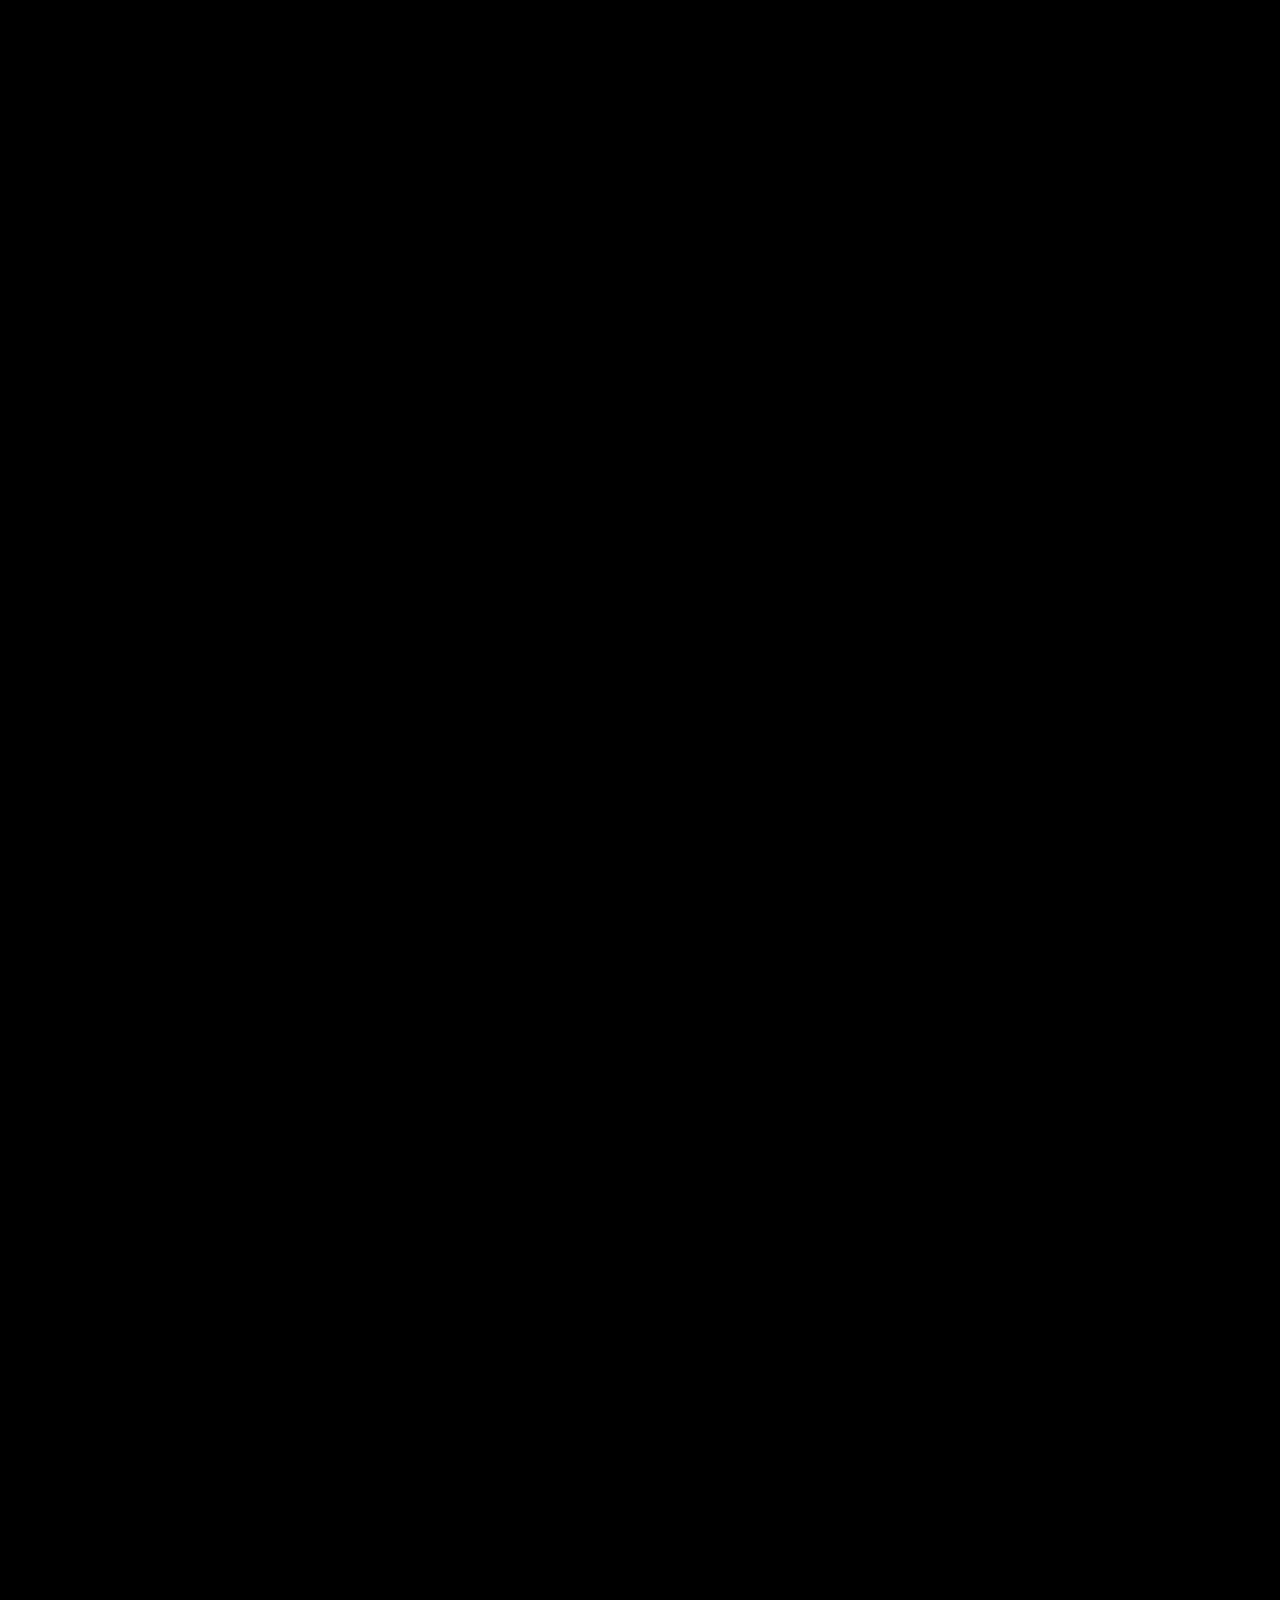
<file: tools/marquee/index.html>
<!doctype html>
<html lang="zh-CN">
<head>
<meta charset="utf-8">
<meta name="viewport" content="width=device-width,initial-scale=1,viewport-fit=cover">
<title>滚动字幕</title>
<link rel="stylesheet" href="../../assets/style.css">
<style>
  :root { color-scheme: dark; }
  html, body { margin: 0; background: #000; overscroll-behavior: none; scrollbar-width: none; }
  html::-webkit-scrollbar, body::-webkit-scrollbar { display: none; }
  body { -webkit-user-select: none; user-select: none; touch-action: manipulation; color: #EAF0F5; }
  /* 看不见的长页面：手机浏览器上下滑动时，地址栏才会自动收起 */
  #spacer { height: 4000vh; width: 1px; pointer-events: none; }

  #cv { position: fixed; inset: 0; width: 100%; height: 100%; display: block; cursor: pointer; }
  /* LED 点阵：给画布盖一层圆点遮罩，文字从圆点里透出来 */
  #cv.led {
    --dot: 8px;
    -webkit-mask-image: radial-gradient(circle closest-side, #000 72%, transparent 100%);
    mask-image: radial-gradient(circle closest-side, #000 72%, transparent 100%);
    -webkit-mask-size: var(--dot) var(--dot);
    mask-size: var(--dot) var(--dot);
  }

  .pill {
    font: inherit; font-size: .95rem; font-weight: 600;
    min-height: 40px; padding: 0 16px;
    display: inline-flex; align-items: center; justify-content: center;
    color: #EAF0F5; background: rgba(255,255,255,.1);
    border: 1.5px solid rgba(255,255,255,.3); border-radius: 999px;
    text-decoration: none; cursor: pointer;
  }
  .pill:active { background: rgba(255,255,255,.2); }
  .pill[aria-pressed="true"] { background: #F5C518; border-color: #F5C518; color: #17212B; }

  .bar {
    position: fixed; inset: 0 0 auto 0; z-index: 4;
    display: flex; justify-content: space-between; gap: 10px;
    padding: calc(10px + env(safe-area-inset-top)) calc(12px + env(safe-area-inset-right)) 10px calc(12px + env(safe-area-inset-left));
    pointer-events: none;
  }
  .bar > * { pointer-events: auto; background-color: rgba(0,0,0,.55); }

  #panel {
    position: fixed; left: 0; right: 0; bottom: 0; z-index: 3;
    max-height: 62vh; overflow: auto; overscroll-behavior: contain;
    padding: 14px calc(16px + env(safe-area-inset-right)) calc(14px + env(safe-area-inset-bottom)) calc(16px + env(safe-area-inset-left));
    background: rgba(17,25,34,.97); border-top: 2px solid rgba(255,255,255,.2);
  }
  .p-grid { display: grid; gap: 16px 24px; grid-template-columns: 1fr; }
  @media (min-width: 760px) { .p-grid { grid-template-columns: 1.1fr 1fr 1fr; } }

  label.cap { display: block; margin-bottom: 6px; color: #9FB0BF; font-size: .88rem; }
  #txt {
    width: 100%; min-height: 84px; padding: 10px 12px; resize: vertical;
    font: inherit; font-size: 1.05rem; color: #fff; background: #0C131A;
    border: 1.5px solid rgba(255,255,255,.3); border-radius: 8px;
    -webkit-user-select: text; user-select: text;
  }
  .chips { display: flex; flex-wrap: wrap; gap: 6px; margin-top: 8px; }
  .chips .pill { min-height: 32px; padding: 0 12px; font-size: .85rem; font-weight: 500; }

  .row { display: flex; align-items: center; gap: 10px; margin-bottom: 10px; min-height: 40px; flex-wrap: wrap; }
  .row > .k { flex: none; width: 3.4em; color: #9FB0BF; font-size: .9rem; }
  .row .grp { display: inline-flex; gap: 6px; }
  .row input[type="range"] { flex: 1 1 120px; min-width: 0; height: 32px; accent-color: #F5C518; }
  .row output { flex: none; min-width: 2.6em; text-align: right; font-family: var(--mono); font-size: .85rem; color: #9FB0BF; }
  .sw { display: inline-flex; gap: 8px; flex-wrap: wrap; }
  .sw button { width: 30px; height: 30px; padding: 0; border-radius: 50%; border: 2px solid rgba(255,255,255,.35); cursor: pointer; }
  .sw button[aria-pressed="true"] { box-shadow: 0 0 0 3px #17212B, 0 0 0 5px #fff; }
  input[type="color"] { width: 38px; height: 32px; padding: 0; border: 0; background: none; cursor: pointer; }
  .checks { gap: 18px; }
  .checks label { display: inline-flex; align-items: center; gap: 8px; min-height: 40px; cursor: pointer; }
  .checks input { width: 20px; height: 20px; accent-color: #F5C518; }

  .tip { margin: 0; color: #9FB0BF; font-size: .85rem; }
  #toast {
    position: fixed; left: 50%; bottom: calc(24px + env(safe-area-inset-bottom)); z-index: 5;
    transform: translateX(-50%); padding: 8px 16px; border-radius: 999px;
    background: rgba(255,255,255,.9); color: #17212B; font-weight: 600; pointer-events: none;
  }
</style>
</head>
<body>
<div id="spacer" aria-hidden="true"></div>
<canvas id="cv" aria-label="字幕显示区，点一下显示或隐藏设置"></canvas>

<div class="bar" id="bar">
  <a class="pill" href="../../">‹ 工具箱</a>
  <button type="button" class="pill" id="full">全屏</button>
</div>

<section id="panel" aria-label="设置">
  <div class="p-grid">
    <div>
      <label class="cap" for="txt">要显示的文字（静止模式下，换行就是分行）</label>
      <textarea id="txt" maxlength="500" spellcheck="false"></textarea>
      <div class="chips" id="recent"></div>
    </div>

    <div>
      <div class="row"><span class="k">模式</span>
        <span class="grp">
          <button type="button" class="pill" id="mScroll">滚动</button>
          <button type="button" class="pill" id="mStatic">静止</button>
        </span>
      </div>
      <div class="row" id="rowDir"><span class="k">方向</span>
        <span class="grp">
          <button type="button" class="pill" id="dLeft">向左</button>
          <button type="button" class="pill" id="dRight">向右</button>
        </span>
      </div>
      <div class="row" id="rowSpeed"><span class="k">速度</span>
        <input type="range" id="speed" min="40" max="600" step="10" aria-label="速度"><output id="speedO"></output>
      </div>
      <div class="row" id="rowSize"><span class="k">字号</span>
        <input type="range" id="size" min="20" max="95" step="1" aria-label="字号"><output id="sizeO"></output>
      </div>
    </div>

    <div>
      <div class="row"><span class="k">文字</span><span class="sw" id="fgSw"></span><input type="color" id="fg" aria-label="自定义文字颜色"></div>
      <div class="row"><span class="k">背景</span><span class="sw" id="bgSw"></span><input type="color" id="bg" aria-label="自定义背景颜色"></div>
      <div class="row checks">
        <label><input type="checkbox" id="led"> LED 点阵</label>
        <label><input type="checkbox" id="blink"> 闪烁</label>
        <label id="awakeRow"><input type="checkbox" id="awake"> 保持常亮</label>
      </div>
      <div class="row">
        <button type="button" class="pill" id="pause">暂停</button>
        <button type="button" class="pill" id="hide">收起设置</button>
      </div>
      <p class="tip" id="tip" hidden>手机上：上下滑动屏幕，可以收起或调出浏览器地址栏。</p>
    </div>
  </div>
</section>

<div id="toast" hidden></div>

<script src="../../assets/common.js"></script>
<script>
(function () {
  'use strict';
  const $ = TB.$;

  const FONT = '"PingFang SC","Hiragino Sans GB","Microsoft YaHei","Noto Sans SC",system-ui,sans-serif';
  const FG = ['#FFD60A', '#FFFFFF', '#30D158', '#FF453A', '#64D2FF', '#FF6BB5'];
  const BG = ['#000000', '#0A1A3A', '#1A0A0A', '#FFFFFF'];
  const DEF = { text: '欢迎光临', mode: 'scroll', dir: -1, speed: 180, size: 55, fg: '#FFD60A', bg: '#000000', led: false, blink: false, awake: true };

  /* ---------- 设置 ---------- */
  const cfg = Object.assign({}, DEF, TB.store.get('marquee.cfg', {}));
  const hex = (v, d) => (typeof v === 'string' && /^#[0-9a-f]{6}$/i.test(v)) ? v : d;
  const num = (v, lo, hi, d) => (typeof v === 'number' && isFinite(v)) ? Math.min(hi, Math.max(lo, v)) : d;
  cfg.text = typeof cfg.text === 'string' ? cfg.text.slice(0, 500) : DEF.text;
  cfg.mode = cfg.mode === 'static' ? 'static' : 'scroll';
  cfg.dir = cfg.dir === 1 ? 1 : -1;
  cfg.speed = num(cfg.speed, 40, 600, DEF.speed);
  cfg.size = num(cfg.size, 20, 95, DEF.size);
  cfg.fg = hex(cfg.fg, DEF.fg);
  cfg.bg = hex(cfg.bg, DEF.bg);
  cfg.led = !!cfg.led; cfg.blink = !!cfg.blink; cfg.awake = cfg.awake !== false;
  const save = () => TB.store.set('marquee.cfg', cfg);

  let recent = TB.store.get('marquee.recent', []);
  if (!Array.isArray(recent)) recent = [];

  /* ---------- 画布与布局 ---------- */
  const cv = $('#cv'), ctx = cv.getContext('2d');
  const panel = $('#panel');
  let W = 0, H = 0, Hd = 0;          // 屏幕尺寸、面板之上可用于显示的高度
  let ui = true, paused = false;
  let x = 0, textW = 0, fontPx = 40;
  let scrollText = ' ', lines = [''];

  function resize() {
    const d = Math.min(window.devicePixelRatio || 1, 2);
    W = window.innerWidth; H = window.innerHeight;
    cv.width = Math.round(W * d); cv.height = Math.round(H * d);
    ctx.setTransform(d, 0, 0, d, 0, 0);
    layout();
  }

  function resetX() { x = cfg.dir < 0 ? W : -textW; }

  // 静止模式：找到能放下全部文字的最大字号，过长的行自动折行
  function tokens(s) { return s.match(/[\x21-\x7E]+|\s|[\s\S]/gu) || []; }
  function wrap(line, px, maxW) {
    ctx.font = '800 ' + px + 'px ' + FONT;
    const out = []; let cur = '';
    tokens(line).forEach(t => {
      const test = cur + t;
      if (cur === '' || ctx.measureText(test).width <= maxW) { cur = test; }
      else { out.push(cur.replace(/\s+$/, '')); cur = t.trim() === '' ? '' : t; }
    });
    if (cur !== '' || !out.length) out.push(cur.replace(/\s+$/, ''));
    return out;
  }
  function layoutAt(px, maxW) {
    const ls = []; let w = 0;
    cfg.text.split(/\r?\n/).forEach(line => {
      wrap(line, px, maxW).forEach(l => { ls.push(l); w = Math.max(w, ctx.measureText(l).width); });
    });
    return { ls: ls, w: w, h: ls.length * px * 1.2 };
  }
  function fitStatic() {
    const maxW = W * 0.92, availH = Hd * 0.9;
    let lo = 10, hi = Math.max(12, availH);
    for (let i = 0; i < 18; i++) {
      const mid = (lo + hi) / 2, r = layoutAt(mid, maxW);
      if (r.w <= maxW && r.h <= availH) lo = mid; else hi = mid;
    }
    fontPx = lo;
    lines = layoutAt(lo, maxW).ls;
  }

  function layout() {
    Hd = Math.max(120, H - (ui ? panel.offsetHeight : 0));
    if (cfg.mode === 'scroll') {
      fontPx = Math.min(H * cfg.size / 100, Hd * 0.92);
      ctx.font = '800 ' + fontPx + 'px ' + FONT;
      scrollText = cfg.text.replace(/\s*\n\s*/g, '    ') || ' ';
      textW = ctx.measureText(scrollText).width;
      if (x < -textW || x > W) resetX();
    } else {
      fitStatic();
    }
    cv.style.setProperty('--dot', Math.max(4, Math.min(12, Math.round(fontPx / 14))) + 'px');
    cv.classList.toggle('led', cfg.led);
  }

  /* ---------- 绘制与动画 ---------- */
  function draw(now) {
    ctx.fillStyle = cfg.bg;
    ctx.fillRect(0, 0, W, H);
    ctx.globalAlpha = cfg.blink && Math.floor(now / 500) % 2 === 1 ? 0.08 : 1;
    ctx.fillStyle = cfg.fg;
    ctx.textBaseline = 'middle';
    ctx.font = '800 ' + fontPx + 'px ' + FONT;
    if (cfg.mode === 'scroll') {
      ctx.textAlign = 'left';
      ctx.fillText(scrollText, x, Hd / 2);
    } else {
      ctx.textAlign = 'center';
      const lh = fontPx * 1.2, y0 = Hd / 2 - (lines.length - 1) * lh / 2;
      lines.forEach((l, i) => ctx.fillText(l, W / 2, y0 + i * lh));
    }
    ctx.globalAlpha = 1;
  }

  let last = 0;
  function frame(now) {
    requestAnimationFrame(frame);
    const dt = Math.min(0.1, (now - last) / 1000); last = now;
    if (cfg.mode === 'scroll' && !paused) {
      x += cfg.dir * cfg.speed * dt;
      if (cfg.dir < 0 && x < -textW) x = W;
      else if (cfg.dir > 0 && x > W) x = -textW;
    }
    draw(now);
  }

  /* ---------- 界面同步 ---------- */
  function toast(t) {
    const el = $('#toast');
    el.textContent = t; el.hidden = false;
    clearTimeout(toast.t);
    toast.t = setTimeout(() => { el.hidden = true; }, 1800);
  }

  function renderSwatches(id, list, key, inputId) {
    $('#' + id).innerHTML = list.map(c =>
      '<button type="button" data-c="' + c + '" style="background:' + c + '" aria-label="颜色 ' + c + '" aria-pressed="' + (cfg[key].toLowerCase() === c.toLowerCase()) + '"></button>').join('');
    $('#' + inputId).value = cfg[key];
  }

  function renderRecent() {
    $('#recent').innerHTML = recent.map((t, i) => {
      const s = Array.from(t.replace(/\s+/g, ' '));
      const label = s.length > 12 ? s.slice(0, 12).join('') + '…' : s.join('');
      return '<button type="button" class="pill" data-i="' + i + '">' + TB.esc(label) + '</button>';
    }).join('');
  }

  function sync() {
    const scroll = cfg.mode === 'scroll';
    $('#mScroll').setAttribute('aria-pressed', String(scroll));
    $('#mStatic').setAttribute('aria-pressed', String(!scroll));
    $('#dLeft').setAttribute('aria-pressed', String(cfg.dir < 0));
    $('#dRight').setAttribute('aria-pressed', String(cfg.dir > 0));
    ['#rowDir', '#rowSpeed', '#rowSize', '#pause'].forEach(s => { $(s).hidden = !scroll; });
    $('#speed').value = cfg.speed; $('#speedO').textContent = cfg.speed;
    $('#size').value = cfg.size; $('#sizeO').textContent = cfg.size + '%';
    $('#led').checked = cfg.led; $('#blink').checked = cfg.blink; $('#awake').checked = cfg.awake;
    $('#pause').textContent = paused ? '继续' : '暂停';
    renderSwatches('fgSw', FG, 'fg', 'fg');
    renderSwatches('bgSw', BG, 'bg', 'bg');
  }

  function setUI(v) {
    ui = v;
    panel.hidden = !v;
    $('#bar').hidden = !v;
    layout();
    if (!v) toast('点一下屏幕，调出设置');
  }

  /* ---------- 事件 ---------- */
  cv.addEventListener('click', () => setUI(!ui));
  $('#hide').addEventListener('click', () => setUI(false));
  window.addEventListener('resize', resize);
  window.addEventListener('orientationchange', resize);
  if (window.ResizeObserver) new ResizeObserver(() => { if (ui) layout(); }).observe(panel);

  $('#txt').addEventListener('input', e => {
    cfg.text = e.target.value; save(); layout();
    if (cfg.mode === 'scroll') resetX();
  });
  $('#txt').addEventListener('change', e => {
    const t = e.target.value.trim();
    if (!t) return;
    recent = [t].concat(recent.filter(r => r !== t)).slice(0, 8);
    TB.store.set('marquee.recent', recent);
    renderRecent();
  });
  $('#recent').addEventListener('click', e => {
    const b = e.target.closest('button');
    if (!b) return;
    cfg.text = recent[+b.getAttribute('data-i')] || cfg.text;
    $('#txt').value = cfg.text; save(); layout();
    if (cfg.mode === 'scroll') resetX();
  });

  function setMode(m) { cfg.mode = m; save(); sync(); layout(); if (m === 'scroll') resetX(); }
  $('#mScroll').addEventListener('click', () => setMode('scroll'));
  $('#mStatic').addEventListener('click', () => setMode('static'));
  function setDir(d) { cfg.dir = d; save(); sync(); resetX(); }
  $('#dLeft').addEventListener('click', () => setDir(-1));
  $('#dRight').addEventListener('click', () => setDir(1));

  $('#speed').addEventListener('input', e => { cfg.speed = +e.target.value; $('#speedO').textContent = cfg.speed; save(); });
  $('#size').addEventListener('input', e => { cfg.size = +e.target.value; $('#sizeO').textContent = cfg.size + '%'; save(); layout(); });

  function colorHandlers(swId, inputId, key) {
    $('#' + swId).addEventListener('click', e => {
      const b = e.target.closest('button');
      if (!b) return;
      cfg[key] = b.getAttribute('data-c'); save(); sync();
    });
    $('#' + inputId).addEventListener('input', e => { cfg[key] = e.target.value; save(); sync(); });
  }
  colorHandlers('fgSw', 'fg', 'fg');
  colorHandlers('bgSw', 'bg', 'bg');

  $('#led').addEventListener('change', e => { cfg.led = e.target.checked; save(); layout(); });
  $('#blink').addEventListener('change', e => { cfg.blink = e.target.checked; save(); });
  $('#pause').addEventListener('click', () => { paused = !paused; $('#pause').textContent = paused ? '继续' : '暂停'; });

  /* 全屏 */
  const fsEl = () => document.fullscreenElement || document.webkitFullscreenElement;
  function toggleFull() {
    if (fsEl()) {
      (document.exitFullscreen || document.webkitExitFullscreen).call(document);
    } else {
      const el = document.documentElement, rq = el.requestFullscreen || el.webkitRequestFullscreen;
      const fail = () => toast('这个浏览器不让网页全屏，可以上下滑动屏幕收起地址栏');
      if (!rq) { fail(); return; }
      try { const r = rq.call(el); if (r && r.catch) r.catch(fail); } catch (e) { fail(); }
    }
  }
  $('#full').addEventListener('click', toggleFull);
  const onFs = () => { if (fsEl()) setUI(false); };
  document.addEventListener('fullscreenchange', onFs);
  document.addEventListener('webkitfullscreenchange', onFs);

  /* 屏幕常亮 */
  let lock = null;
  const canLock = 'wakeLock' in navigator;
  function acquire() {
    if (!canLock || !cfg.awake || lock) return;
    navigator.wakeLock.request('screen').then(l => {
      lock = l; l.addEventListener('release', () => { lock = null; });
    }).catch(() => {});
  }
  function release() { if (lock) { try { lock.release(); } catch (e) { /* ignore */ } lock = null; } }
  if (!canLock) $('#awakeRow').hidden = true;
  $('#awake').addEventListener('change', e => { cfg.awake = e.target.checked; save(); if (cfg.awake) acquire(); else release(); });
  document.addEventListener('visibilitychange', () => { if (document.visibilityState === 'visible') acquire(); });
  document.addEventListener('pointerdown', acquire, { once: true });

  /* 键盘（接键盘的平板或电脑） */
  document.addEventListener('keydown', e => {
    if (/^(TEXTAREA|INPUT)$/.test(e.target.tagName)) return;
    if (e.key === ' ' && cfg.mode === 'scroll') { e.preventDefault(); paused = !paused; sync(); }
    else if (e.key === 'f' || e.key === 'F') toggleFull();
    else if (e.key === 'h' || e.key === 'H') setUI(!ui);
  });

  /* ---------- 启动 ---------- */
  if (window.matchMedia && window.matchMedia('(pointer: coarse)').matches) $('#tip').hidden = false;
  window.scrollTo(0, Math.round(document.documentElement.scrollHeight / 2));
  $('#txt').value = cfg.text;
  renderRecent();
  sync();
  resize();
  resetX();
  acquire();
  requestAnimationFrame(frame);
})();
</script>
</body>
</html>
</file>
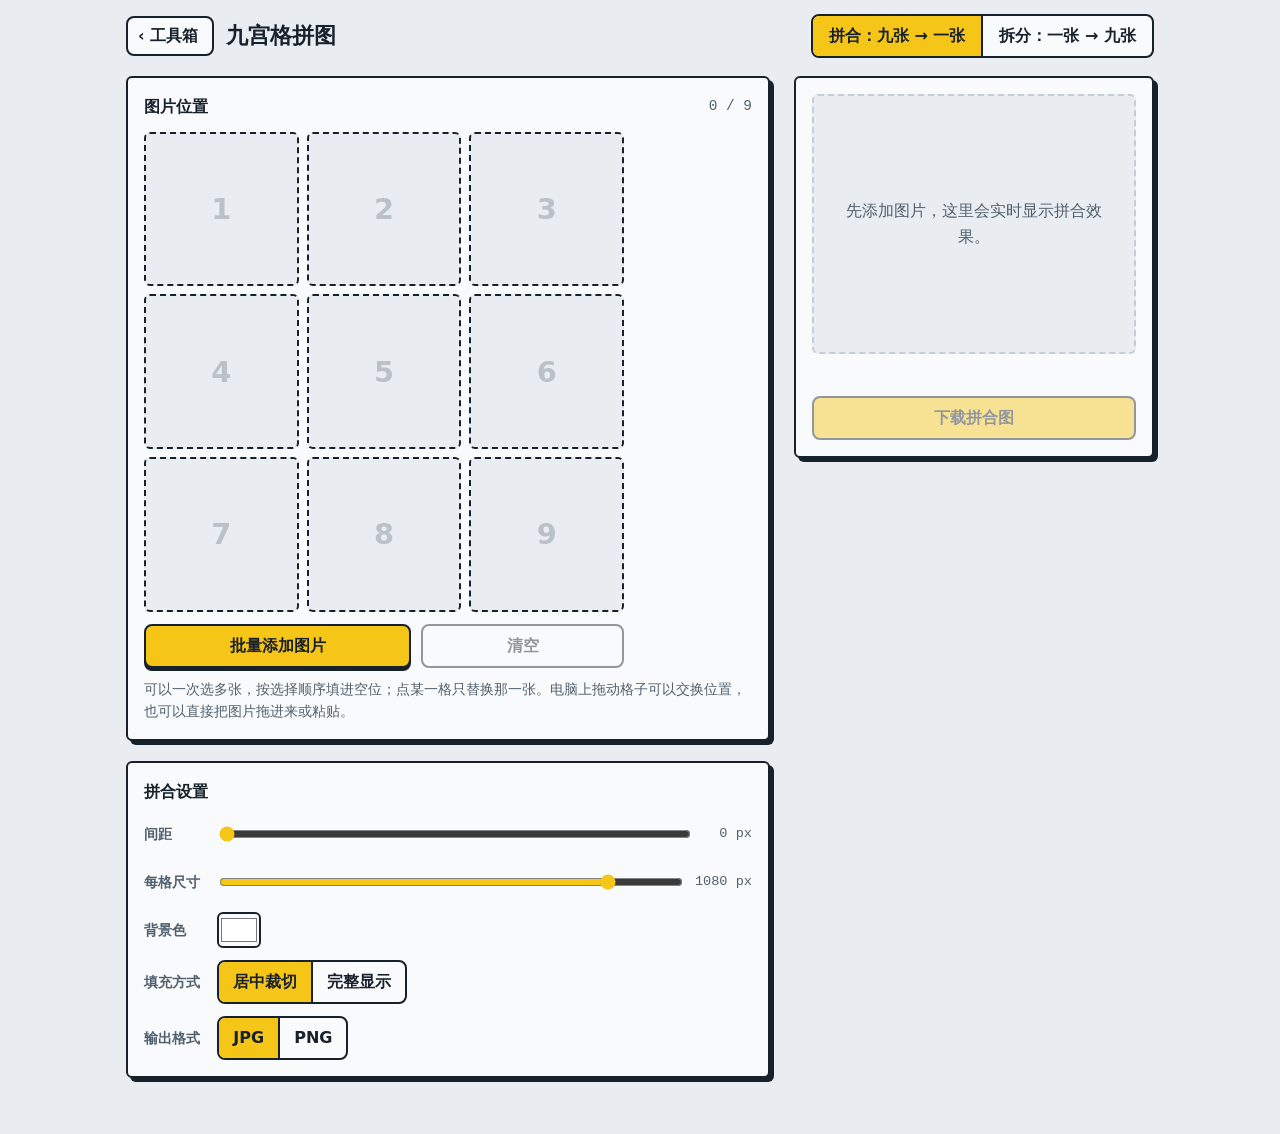
<file: tools/photo-grid/index.html>
<!doctype html>
<html lang="zh-CN">
<head>
<meta charset="utf-8">
<meta name="viewport" content="width=device-width,initial-scale=1">
<title>九宫格拼图</title>
<style>
:root {
  --bg: #E9EDF1;
  --paper: #F8FAFB;
  --ink: #17212B;
  --ink-2: #51606E;
  --line: #C3CDD6;
  --edge: #17212B;
  --yellow: #F5C518;
  --on-yellow: #17212B;
  --teal: #0F7C86;
  --red: #D6453D;
  --blue: #3A63D8;
  --radius: 8px;
  --font: -apple-system, BlinkMacSystemFont, "PingFang SC", "Hiragino Sans GB", "Microsoft YaHei", "Noto Sans SC", system-ui, sans-serif;
  --mono: ui-monospace, "SF Mono", Menlo, Consolas, monospace;
  color-scheme: light dark;
}

@media (prefers-color-scheme: dark) {
  :root {
    --bg: #131A21;
    --paper: #1C252E;
    --ink: #E7ECF1;
    --ink-2: #98A6B3;
    --line: #2C3843;
    --edge: #4A5967;
    --blue: #7FA0FF;
    --teal: #3FB5C0;
    --red: #FF7A70;
  }
}

* { box-sizing: border-box; }
[hidden] { display: none !important; }
html { -webkit-text-size-adjust: 100%; }

body {
  margin: 0;
  background: var(--bg);
  color: var(--ink);
  font: 16px/1.6 var(--font);
}

a { color: inherit; }
:focus-visible { outline: 3px solid var(--blue); outline-offset: 2px; }

/* 按钮：底部有一条硬边，按下时压下去 */
.btn {
  font: inherit;
  font-weight: 600;
  min-height: 44px;
  padding: 0 18px;
  border-radius: var(--radius);
  border: 2px solid var(--edge);
  background: var(--paper);
  color: var(--ink);
  cursor: pointer;
  display: inline-flex;
  align-items: center;
  justify-content: center;
  gap: 6px;
  text-decoration: none;
  box-shadow: 0 3px 0 var(--edge);
  transition: transform .08s, box-shadow .08s;
}
.btn:active { transform: translateY(3px); box-shadow: 0 0 0 var(--edge); }
.btn:disabled { opacity: .45; cursor: not-allowed; box-shadow: none; transform: none; }
.btn-primary { background: var(--yellow); color: var(--on-yellow); border-color: #17212B; }
.btn-danger { color: var(--red); }
.btn-sm { min-height: 36px; padding: 0 12px; font-size: .9rem; }

/* 分段开关 */
.seg {
  display: inline-flex;
  border: 2px solid var(--edge);
  border-radius: var(--radius);
  overflow: hidden;
  background: var(--paper);
}
.seg button {
  font: inherit;
  font-weight: 600;
  min-height: 40px;
  padding: 0 16px;
  border: 0;
  background: transparent;
  color: var(--ink);
  cursor: pointer;
}
.seg button + button { border-left: 2px solid var(--edge); }
.seg button[aria-pressed="true"] { background: var(--yellow); color: var(--on-yellow); }

/* 表单 */
.field {
  font: inherit;
  width: 100%;
  min-height: 44px;
  padding: 9px 12px;
  border: 2px solid var(--edge);
  border-radius: var(--radius);
  background: var(--paper);
  color: var(--ink);
}
textarea.field { resize: vertical; line-height: 1.5; }

.back {
  display: inline-flex;
  align-items: center;
  min-height: 40px;
  padding: 0 14px 0 10px;
  border: 2px solid var(--edge);
  border-radius: var(--radius);
  background: var(--paper);
  color: var(--ink);
  font-weight: 600;
  text-decoration: none;
}

@media (prefers-reduced-motion: reduce) {
  *, *::before, *::after { transition: none !important; animation: none !important; }
}

</style>
<style>
  .page { max-width: 1060px; margin: 0 auto; padding: calc(14px + env(safe-area-inset-top)) 16px 56px; }
  .head { display: flex; align-items: center; flex-wrap: wrap; gap: 12px; margin-bottom: 18px; }
  .head h1 { margin: 0; font-size: 1.4rem; flex: 1 1 auto; }

  /* 电脑：左边放内容和设置，右边预览固定；手机：依次排 */
  .layout { display: grid; gap: 20px 24px; align-items: start;
    grid-template-columns: minmax(0, 1fr) 360px;
    grid-template-areas: "a b" "c b"; }
  .layout.two { grid-template-areas: "a b"; }
  .A { grid-area: a; } .B { grid-area: b; } .C { grid-area: c; }
  .B.sticky { position: sticky; top: 16px; }
  @media (max-width: 820px) {
    .layout, .layout.two { grid-template-columns: 1fr; grid-template-areas: "a" "b" "c"; }
    .B.sticky { position: static; }
  }

  .box { padding: 16px; background: var(--paper); border: 2px solid var(--edge); border-radius: 6px; box-shadow: 4px 4px 0 var(--edge); }
  .box h2 { margin: 0; font-size: 1rem; }
  .boxhead { display: flex; align-items: center; justify-content: space-between; gap: 10px; margin-bottom: 12px; }
  .count { font-family: var(--mono); font-size: .9rem; color: var(--ink-2); }
  .hint { margin: 10px 0 0; color: var(--ink-2); font-size: .88rem; }
  .btns { display: flex; flex-wrap: wrap; gap: 10px; margin-top: 12px; }
  .btns .btn { flex: 1 1 auto; }

  /* 九个格子 */
  .slots { display: grid; grid-template-columns: repeat(3, minmax(0, 1fr)); gap: 8px; max-width: 480px; }
  .sw { position: relative; aspect-ratio: 1; }
  .slot { position: absolute; inset: 0; width: 100%; height: 100%; padding: 0; overflow: hidden; display: flex; align-items: center; justify-content: center;
    font: inherit; color: var(--ink-2); background: var(--bg); border: 2px dashed var(--edge); border-radius: 6px; cursor: pointer; }
  .slot.filled { border-style: solid; cursor: grab; }
  .slot .n { font-size: 1.8rem; font-weight: 800; opacity: .3; pointer-events: none; }
  .slot img { position: absolute; inset: 0; width: 100%; height: 100%; object-fit: cover; pointer-events: none; }
  .slots.contain .slot img { object-fit: contain; background: var(--slotbg, #fff); }
  .slot .idx { position: absolute; left: 6px; bottom: 6px; min-width: 24px; height: 24px; padding: 0 7px; display: flex; align-items: center; justify-content: center;
    border-radius: 999px; background: var(--ink); color: var(--bg); font-size: .8rem; font-weight: 700; pointer-events: none; }
  .rm { position: absolute; top: 6px; right: 6px; z-index: 2; width: 32px; height: 32px; padding: 0; display: flex; align-items: center; justify-content: center;
    border: 2px solid var(--edge); border-radius: 50%; background: var(--paper); color: var(--ink); font-size: 1.05rem; font-weight: 800; line-height: 1; cursor: pointer; }
  .sw.over .slot { outline: 3px solid var(--yellow); outline-offset: 1px; }
  .over-files { outline: 3px dashed var(--yellow); outline-offset: 3px; }

  /* 预览 */
  .stage { display: flex; align-items: center; justify-content: center; min-height: 260px; padding: 12px; border: 2px dashed var(--line); border-radius: 6px; background: var(--bg); }
  #pvCv { display: block; width: 100%; max-width: 336px; height: auto; border: 1px solid var(--line); }
  #pvEmpty { margin: 0; padding: 0 12px; text-align: center; color: var(--ink-2); }
  #pvInfo, #sInfo { margin: 10px 0 0; min-height: 1.4em; font-size: .88rem; color: var(--ink-2); text-align: center; }

  /* 设置行 */
  .row { display: flex; align-items: center; flex-wrap: wrap; gap: 10px; margin-bottom: 12px; }
  .row:last-child { margin-bottom: 0; }
  .row > .k { flex: none; width: 4.4em; font-size: .9rem; font-weight: 600; color: var(--ink-2); }
  .row .seg button { white-space: nowrap; padding: 0 14px; }
  .row input[type="range"] { flex: 1 1 140px; min-width: 0; height: 32px; accent-color: var(--yellow); }
  .row output { flex: none; min-width: 3.6em; text-align: right; font-family: var(--mono); font-size: .85rem; color: var(--ink-2); }
  .row .field { width: auto; }
  input[type="color"] { width: 44px; height: 36px; padding: 0; border: 2px solid var(--edge); border-radius: 6px; background: none; cursor: pointer; }
  .box h2 + .row, .box h2 + .hint { margin-top: 12px; }

  /* 拆分 */
  .drop { display: flex; flex-direction: column; align-items: center; gap: 6px; padding: 40px 16px; margin-bottom: 20px; text-align: center;
    border: 3px dashed var(--edge); border-radius: 8px; background: var(--paper); }
  .drop .big { margin: 0; font-size: 1.15rem; font-weight: 700; }
  .drop .sub { margin: 0 0 8px; color: var(--ink-2); font-size: .92rem; }
  .sgrid { display: grid; grid-template-columns: repeat(3, minmax(0, 1fr)); gap: 8px; max-width: 520px; }
  .sc { position: relative; aspect-ratio: 1; border: 2px solid var(--edge); border-radius: 6px; overflow: hidden; background: #fff; }
  .sc canvas { display: block; width: 100%; height: 100%; }
  .sc .dl { position: absolute; right: 6px; bottom: 6px; min-height: 32px; padding: 0 10px; font-size: .85rem; box-shadow: 0 2px 0 var(--edge); }

  #toast { position: fixed; left: 50%; bottom: calc(24px + env(safe-area-inset-bottom)); z-index: 12; transform: translateX(-50%);
    padding: 8px 16px; border-radius: 999px; background: var(--ink); color: var(--bg); font-weight: 600; pointer-events: none; max-width: 90vw; text-align: center; }
</style>
</head>
<body>
<div class="page">
  <div class="head">
    <a class="back" href="../../">‹ 工具箱</a>
    <h1>九宫格拼图</h1>
    <div class="seg" id="tabs" role="group" aria-label="功能">
      <button type="button" data-tab="merge">拼合：九张 → 一张</button>
      <button type="button" data-tab="split">拆分：一张 → 九张</button>
    </div>
  </div>

  <!-- 拼合 -->
  <div id="merge">
    <div class="layout">
      <section class="box A" id="slotsBox" aria-label="图片位置">
        <div class="boxhead"><h2>图片位置</h2><span class="count" id="count">0 / 9</span></div>
        <div class="slots" id="slots"></div>
        <div class="btns" style="max-width:480px">
          <button type="button" class="btn btn-primary" id="addMany">批量添加图片</button>
          <button type="button" class="btn" id="clearAll">清空</button>
        </div>
        <p class="hint">可以一次选多张，按选择顺序填进空位；点某一格只替换那一张。电脑上拖动格子可以交换位置，也可以直接把图片拖进来或粘贴。</p>
      </section>

      <section class="box B sticky" aria-label="预览">
        <div class="stage">
          <canvas id="pvCv" hidden aria-label="拼合预览"></canvas>
          <p id="pvEmpty">先添加图片，这里会实时显示拼合效果。</p>
        </div>
        <p id="pvInfo"></p>
        <div class="btns"><button type="button" class="btn btn-primary" id="dlMerge" disabled>下载拼合图</button></div>
      </section>

      <section class="box C" aria-label="拼合设置">
        <h2>拼合设置</h2>
        <div class="row"><span class="k">间距</span>
          <input type="range" id="gap" min="0" max="60" step="1" aria-label="间距"><output id="gapO"></output>
        </div>
        <div class="row"><span class="k">每格尺寸</span>
          <input type="range" id="cell" min="400" max="1200" step="40" aria-label="每格尺寸"><output id="cellO"></output>
        </div>
        <div class="row"><span class="k">背景色</span><input type="color" id="bg" aria-label="背景色"></div>
        <div class="row"><span class="k">填充方式</span>
          <div class="seg" id="fit" role="group" aria-label="填充方式">
            <button type="button" data-v="crop">居中裁切</button>
            <button type="button" data-v="contain">完整显示</button>
          </div>
        </div>
        <div class="row"><span class="k">输出格式</span>
          <div class="seg fmtSeg" role="group" aria-label="输出格式">
            <button type="button" data-v="jpg">JPG</button>
            <button type="button" data-v="png">PNG</button>
          </div>
        </div>
      </section>
    </div>
  </div>

  <!-- 拆分 -->
  <div id="split" hidden>
    <div class="drop" id="drop">
      <p class="big">把一张图片拖到这里，也可以直接粘贴</p>
      <p class="sub">会按 3×3 均分成九张正方形图片，适合发九宫格。</p>
      <button type="button" class="btn btn-primary" id="pickSplit">选择图片</button>
    </div>

    <div class="layout two" id="splitWork" hidden>
      <section class="box A" aria-label="拆分结果">
        <div class="boxhead"><h2>拆分结果</h2></div>
        <div class="sgrid" id="sgrid"></div>
        <p id="sInfo"></p>
      </section>
      <section class="box B" aria-label="拆分设置">
        <h2>拆分设置</h2>
        <div class="row" id="posRow"><span class="k" id="posK">裁剪位置</span>
          <input type="range" id="pos" min="0" max="100" step="1" aria-label="裁剪位置"><output id="posO"></output>
        </div>
        <div class="row"><span class="k">每格尺寸</span>
          <select id="ssize" class="field" aria-label="每格输出尺寸">
            <option value="0">原始大小</option>
            <option value="1080">1080 px</option>
            <option value="720">720 px</option>
          </select>
        </div>
        <div class="row"><span class="k">输出格式</span>
          <div class="seg fmtSeg" role="group" aria-label="输出格式">
            <button type="button" data-v="jpg">JPG</button>
            <button type="button" data-v="png">PNG</button>
          </div>
        </div>
        <p class="hint" id="posHint"></p>
        <div class="btns">
          <button type="button" class="btn btn-primary" id="dlAll">下载全部九张</button>
          <button type="button" class="btn" id="again">换一张图</button>
        </div>
        <p class="hint">会依次下载 9 张图片。如果浏览器询问是否允许下载多个文件，请选择允许。</p>
      </section>
    </div>
  </div>
</div>

<input type="file" id="fileMany" accept="image/*" multiple hidden>
<input type="file" id="fileOne" accept="image/*" hidden>
<input type="file" id="fileSplit" accept="image/*" hidden>
<div id="toast" hidden></div>

<script>
/* 工具箱公共小函数。经典脚本，挂在 window.TB 上，不依赖任何库。 */
(function () {
  'use strict';

  var $ = function (s, r) { return (r || document).querySelector(s); };
  var $$ = function (s, r) { return Array.prototype.slice.call((r || document).querySelectorAll(s)); };

  var esc = function (s) {
    return String(s == null ? '' : s).replace(/[&<>"']/g, function (c) {
      return { '&': '&amp;', '<': '&lt;', '>': '&gt;', '"': '&quot;', "'": '&#39;' }[c];
    });
  };

  // localStorage 在隐私模式、预览里可能抛异常，这里统一兜住
  var store = {
    get: function (k, d) {
      try {
        var v = localStorage.getItem('tb:' + k);
        return v == null ? d : JSON.parse(v);
      } catch (e) { return d; }
    },
    set: function (k, v) {
      try { localStorage.setItem('tb:' + k, JSON.stringify(v)); } catch (e) { /* ignore */ }
    },
    del: function (k) {
      try { localStorage.removeItem('tb:' + k); } catch (e) { /* ignore */ }
    }
  };

  var vibrate = function (p) {
    try { if (navigator.vibrate) navigator.vibrate(p); } catch (e) { /* ignore */ }
  };

  // 0 .. n-1 的均匀随机整数（无模偏差）
  var rand = function (n) {
    if (n <= 1) return 0;
    var c = window.crypto || window.msCrypto;
    if (!c || !c.getRandomValues) return Math.floor(Math.random() * n);
    var lim = Math.floor(4294967296 / n) * n;
    var buf = new Uint32Array(1), x;
    do { c.getRandomValues(buf); x = buf[0]; } while (x >= lim);
    return x % n;
  };

  var shuffle = function (arr) {
    for (var i = arr.length - 1; i > 0; i--) {
      var j = rand(i + 1), t = arr[i];
      arr[i] = arr[j]; arr[j] = t;
    }
    return arr;
  };

  var safeUrl = function (u) {
    return /^\s*(javascript|data|vbscript):/i.test(u || '') ? '#' : (u || '#');
  };

  // 触发浏览器下载一个 Blob
  var saveBlob = function (blob, name) {
    var a = document.createElement('a');
    a.href = URL.createObjectURL(blob);
    a.download = name;
    document.body.appendChild(a);
    a.click();
    a.remove();
    setTimeout(function () { URL.revokeObjectURL(a.href); }, 1500);
  };

  // 打包 zip（只存不压，适合已压缩的图片）。items: [{name, blob}]，返回 Promise<Blob>
  var CRC = (function () {
    var t = new Uint32Array(256);
    for (var n = 0; n < 256; n++) { var c = n; for (var k = 0; k < 8; k++) c = c & 1 ? 0xEDB88320 ^ (c >>> 1) : c >>> 1; t[n] = c >>> 0; }
    return t;
  })();
  var crc32 = function (u8) {
    var c = 0xFFFFFFFF;
    for (var i = 0; i < u8.length; i++) c = CRC[(c ^ u8[i]) & 255] ^ (c >>> 8);
    return (c ^ 0xFFFFFFFF) >>> 0;
  };
  var zip = async function (items) {
    var enc = new TextEncoder(), parts = [], central = [], offset = 0, d = new Date();
    var dt = (d.getHours() << 11) | (d.getMinutes() << 5) | (d.getSeconds() >> 1);
    var dd = ((d.getFullYear() - 1980) << 9) | ((d.getMonth() + 1) << 5) | d.getDate();
    for (var i = 0; i < items.length; i++) {
      var data = new Uint8Array(await items[i].blob.arrayBuffer()), name = enc.encode(items[i].name), crc = crc32(data);
      var lh = new DataView(new ArrayBuffer(30));
      lh.setUint32(0, 0x04034b50, true); lh.setUint16(4, 20, true); lh.setUint16(6, 0x0800, true);
      lh.setUint16(10, dt, true); lh.setUint16(12, dd, true); lh.setUint32(14, crc, true);
      lh.setUint32(18, data.length, true); lh.setUint32(22, data.length, true); lh.setUint16(26, name.length, true);
      parts.push(lh.buffer, name, data);
      var ch = new DataView(new ArrayBuffer(46));
      ch.setUint32(0, 0x02014b50, true); ch.setUint16(4, 20, true); ch.setUint16(6, 20, true); ch.setUint16(8, 0x0800, true);
      ch.setUint16(12, dt, true); ch.setUint16(14, dd, true); ch.setUint32(16, crc, true);
      ch.setUint32(20, data.length, true); ch.setUint32(24, data.length, true); ch.setUint16(28, name.length, true);
      ch.setUint32(42, offset, true);
      central.push(ch.buffer, name);
      offset += 30 + name.length + data.length;
    }
    var csize = 0;
    central.forEach(function (b) { csize += b.byteLength; });
    var end = new DataView(new ArrayBuffer(22));
    end.setUint32(0, 0x06054b50, true); end.setUint16(8, items.length, true); end.setUint16(10, items.length, true);
    end.setUint32(12, csize, true); end.setUint32(16, offset, true);
    return new Blob(parts.concat(central, [end.buffer]), { type: 'application/zip' });
  };

  window.TB = { $: $, $$: $$, esc: esc, store: store, vibrate: vibrate, rand: rand, shuffle: shuffle, safeUrl: safeUrl, saveBlob: saveBlob, zip: zip };
})();

</script>
<script>
(function () {
  'use strict';
  const $ = TB.$, $$ = TB.$$, esc = TB.esc;

  /* ---------- 设置 ---------- */
  const DEF = { tab: 'merge', gap: 0, cell: 1080, bg: '#ffffff', fit: 'crop', fmt: 'jpg', pos: 50, ssize: 0 };
  const cfg = Object.assign({}, DEF, TB.store.get('grid.cfg', {}));
  const num = (v, lo, hi, d) => (typeof v === 'number' && isFinite(v)) ? Math.min(hi, Math.max(lo, Math.round(v))) : d;
  cfg.tab = cfg.tab === 'split' ? 'split' : 'merge';
  cfg.gap = num(cfg.gap, 0, 60, DEF.gap);
  cfg.cell = Math.round(num(cfg.cell, 400, 1200, DEF.cell) / 40) * 40;
  cfg.bg = (typeof cfg.bg === 'string' && /^#[0-9a-f]{6}$/i.test(cfg.bg)) ? cfg.bg : DEF.bg;
  cfg.fit = cfg.fit === 'contain' ? 'contain' : 'crop';
  cfg.fmt = cfg.fmt === 'png' ? 'png' : 'jpg';
  cfg.pos = num(cfg.pos, 0, 100, DEF.pos);
  cfg.ssize = [0, 720, 1080].indexOf(cfg.ssize) !== -1 ? cfg.ssize : 0;
  const save = () => TB.store.set('grid.cfg', cfg);

  const TYPE = () => cfg.fmt === 'png' ? 'image/png' : 'image/jpeg';
  const EXT = () => cfg.fmt;
  const stem = name => (name || 'image').replace(/\.[^.]+$/, '') || 'image';

  function toast(t) {
    const el = $('#toast');
    el.textContent = t; el.hidden = false;
    clearTimeout(toast.t);
    toast.t = setTimeout(() => { el.hidden = true; }, 2600);
  }

  /* ---------- 图片解码 ---------- */
  async function decode(file) {
    try {
      const bmp = await createImageBitmap(file, { imageOrientation: 'from-image' });
      return { src: bmp, width: bmp.width, height: bmp.height, close() { bmp.close(); } };
    } catch (e) {
      const url = URL.createObjectURL(file);
      try {
        const img = new Image();
        img.src = url;
        await img.decode();
        return { src: img, width: img.naturalWidth, height: img.naturalHeight, close() { URL.revokeObjectURL(url); } };
      } catch (e2) {
        URL.revokeObjectURL(url);
        throw new Error('打不开 ' + file.name);
      }
    }
  }

  function toBlob(cv, quality) {
    return new Promise((res, rej) => cv.toBlob(b => b ? res(b) : rej(new Error('图片太大，浏览器处理不了，请把每格尺寸调小')), TYPE(), quality));
  }

  const isImage = f => (f.type && f.type.indexOf('image/') === 0) || /\.(jpe?g|png|webp|gif|bmp|avif|heic|heif)$/i.test(f.name);

  /* ==================================================================
     拼合
     ================================================================== */
  const slots = new Array(9).fill(null);   // {file, name, small(canvas ≤800px), thumb(dataURL)}

  function shrink(d, max) {
    const s = Math.min(1, max / Math.max(d.width, d.height));
    const c = document.createElement('canvas');
    c.width = Math.max(1, Math.round(d.width * s)); c.height = Math.max(1, Math.round(d.height * s));
    const x = c.getContext('2d');
    x.imageSmoothingQuality = 'high';
    x.drawImage(d.src, 0, 0, c.width, c.height);
    return c;
  }
  function thumbOf(small) {
    const s = Math.min(1, 360 / Math.max(small.width, small.height));
    const c = document.createElement('canvas');
    c.width = Math.max(1, Math.round(small.width * s)); c.height = Math.max(1, Math.round(small.height * s));
    const x = c.getContext('2d');
    x.fillStyle = '#fff'; x.fillRect(0, 0, c.width, c.height);
    x.drawImage(small, 0, 0, c.width, c.height);
    return c.toDataURL('image/jpeg', 0.82);
  }

  async function makeSlot(file) {
    const d = await decode(file);
    try {
      const small = shrink(d, 800);
      return { file: file, name: file.name, small: small, thumb: thumbOf(small) };
    } finally { d.close(); }
  }

  async function addFiles(list, replaceIdx) {
    const files = Array.from(list || []).filter(isImage);
    if (!files.length) { if (list && list.length) toast('这不是图片文件'); return; }
    let targets;
    if (replaceIdx !== undefined) targets = [replaceIdx];
    else {
      targets = [];
      slots.forEach((s, i) => { if (!s) targets.push(i); });
      if (!targets.length) { toast('九个位置都满了，先清空，或点某一格替换'); return; }
      if (files.length > targets.length) toast('只有 ' + targets.length + ' 个空位，多出的 ' + (files.length - targets.length) + ' 张已忽略');
    }
    for (let k = 0; k < targets.length && k < files.length; k++) {
      try { slots[targets[k]] = await makeSlot(files[k]); }
      catch (e) { toast(e.message || '图片打不开'); }
      renderSlots(); renderPreview();
    }
  }

  function renderSlots() {
    const box = $('#slots');
    box.classList.toggle('contain', cfg.fit === 'contain');
    box.style.setProperty('--slotbg', cfg.bg);
    box.innerHTML = slots.map((s, i) => {
      const label = s ? '第 ' + (i + 1) + ' 格：' + esc(s.name) + '，点击替换' : '第 ' + (i + 1) + ' 格，空，点击添加图片';
      return '<div class="sw" data-i="' + i + '">' +
        '<button type="button" class="slot' + (s ? ' filled' : '') + '" data-i="' + i + '"' + (s ? ' draggable="true"' : '') + ' aria-label="' + label + '">' +
        (s ? '<img alt="" draggable="false" src="' + s.thumb + '"><span class="idx">' + (i + 1) + '</span>' : '<span class="n">' + (i + 1) + '</span>') +
        '</button>' +
        (s ? '<button type="button" class="rm" data-rm="' + i + '" aria-label="移除第 ' + (i + 1) + ' 格">✕</button>' : '') +
        '</div>';
    }).join('');
    const n = slots.filter(Boolean).length;
    $('#count').textContent = n + ' / 9';
    $('#dlMerge').disabled = n === 0;
    $('#clearAll').disabled = n === 0;
  }

  /* 把九格画到 ctx 上：getSrc(i) → {src,w,h}；k 为缩放系数 */
  function drawCell(ctx, src, sw, sh, x, y, w) {
    if (cfg.fit === 'crop') {
      const s = Math.min(sw, sh);
      ctx.drawImage(src, (sw - s) / 2, (sh - s) / 2, s, s, x, y, w, w);
    } else {
      const sc = Math.min(w / sw, w / sh), dw = sw * sc, dh = sh * sc;
      ctx.drawImage(src, 0, 0, sw, sh, x + (w - dw) / 2, y + (w - dh) / 2, dw, dh);
    }
  }

  const mTotal = () => cfg.cell * 3 + cfg.gap * 2;

  let pvQueued = false;
  function renderPreview() {
    if (pvQueued) return;
    pvQueued = true;
    requestAnimationFrame(() => {
      pvQueued = false;
      const n = slots.filter(Boolean).length;
      $('#pvCv').hidden = n === 0; $('#pvEmpty').hidden = n !== 0;
      if (!n) { $('#pvInfo').textContent = ''; return; }
      const PV = 720, total = mTotal(), k = PV / total, cv = $('#pvCv');
      cv.width = cv.height = PV;
      const ctx = cv.getContext('2d');
      ctx.fillStyle = cfg.bg; ctx.fillRect(0, 0, PV, PV);
      ctx.imageSmoothingQuality = 'high';
      slots.forEach((s, i) => {
        if (!s) return;
        const x = Math.round((i % 3) * (cfg.cell + cfg.gap) * k), y = Math.round(Math.floor(i / 3) * (cfg.cell + cfg.gap) * k);
        drawCell(ctx, s.small, s.small.width, s.small.height, x, y, Math.round(cfg.cell * k));
      });
      $('#pvInfo').textContent = total + '×' + total + ' px · ' + cfg.fmt.toUpperCase() + (n < 9 ? ' · 还缺 ' + (9 - n) + ' 张，空位会显示背景色' : '');
    });
  }

  async function exportMerge() {
    const btn = $('#dlMerge');
    btn.disabled = true; const old = btn.textContent; btn.textContent = '正在生成…';
    try {
      const total = mTotal(), cv = document.createElement('canvas');
      cv.width = cv.height = total;
      const ctx = cv.getContext('2d');
      ctx.fillStyle = cfg.bg; ctx.fillRect(0, 0, total, total);
      ctx.imageSmoothingQuality = 'high';
      for (let i = 0; i < 9; i++) {
        const s = slots[i];
        if (!s) continue;
        const d = await decode(s.file);
        try { drawCell(ctx, d.src, d.width, d.height, (i % 3) * (cfg.cell + cfg.gap), Math.floor(i / 3) * (cfg.cell + cfg.gap), cfg.cell); }
        finally { d.close(); }
      }
      const blob = await toBlob(cv, 0.95);
      cv.width = cv.height = 0;
      TB.saveBlob(blob, 'grid-merged.' + EXT());
      toast('已下载');
    } catch (e) {
      toast(e.message || '生成失败');
    }
    btn.textContent = old;
    btn.disabled = slots.every(s => !s);
  }

  /* 格子上的点击、移除、拖动交换 */
  let pickIdx = -1, dragIdx = -1;
  $('#slots').addEventListener('click', e => {
    const rm = e.target.closest('[data-rm]');
    if (rm) { slots[+rm.getAttribute('data-rm')] = null; renderSlots(); renderPreview(); return; }
    const b = e.target.closest('.slot');
    if (b) { pickIdx = +b.getAttribute('data-i'); $('#fileOne').click(); }
  });
  $('#slots').addEventListener('dragstart', e => {
    const b = e.target.closest('.slot.filled');
    if (!b) return;
    dragIdx = +b.getAttribute('data-i');
    e.dataTransfer.setData('text/plain', String(dragIdx));
    e.dataTransfer.effectAllowed = 'move';
  });
  $('#slots').addEventListener('dragover', e => {
    if (dragIdx < 0) return;
    const w = e.target.closest('.sw');
    if (!w) return;
    e.preventDefault();
    $$('#slots .sw.over').forEach(x => { if (x !== w) x.classList.remove('over'); });
    w.classList.add('over');
  });
  $('#slots').addEventListener('drop', e => {
    if (dragIdx < 0) return;
    const w = e.target.closest('.sw');
    if (!w) return;
    e.preventDefault();
    const to = +w.getAttribute('data-i'), from = dragIdx;
    dragIdx = -1;
    if (to !== from) { const t = slots[from]; slots[from] = slots[to]; slots[to] = t; }
    renderSlots(); renderPreview();
  });
  $('#slots').addEventListener('dragend', () => { dragIdx = -1; $$('#slots .sw.over').forEach(x => x.classList.remove('over')); });

  $('#addMany').addEventListener('click', () => $('#fileMany').click());
  $('#fileMany').addEventListener('change', e => { const f = Array.from(e.target.files); e.target.value = ''; addFiles(f); });
  $('#fileOne').addEventListener('change', e => { const f = Array.from(e.target.files); e.target.value = ''; if (f.length && pickIdx >= 0) addFiles(f.slice(0, 1), pickIdx); });
  $('#clearAll').addEventListener('click', () => { slots.fill(null); renderSlots(); renderPreview(); });
  $('#dlMerge').addEventListener('click', exportMerge);

  /* 拼合设置 */
  $('#gap').addEventListener('input', e => { cfg.gap = +e.target.value; $('#gapO').textContent = cfg.gap + ' px'; save(); renderPreview(); });
  $('#cell').addEventListener('input', e => { cfg.cell = +e.target.value; $('#cellO').textContent = cfg.cell + ' px'; save(); renderPreview(); });
  $('#bg').addEventListener('input', e => { cfg.bg = e.target.value; save(); $('#slots').style.setProperty('--slotbg', cfg.bg); renderPreview(); });
  $('#fit').addEventListener('click', e => { const b = e.target.closest('button'); if (b) { cfg.fit = b.getAttribute('data-v'); save(); sync(); renderSlots(); renderPreview(); } });

  /* ==================================================================
     拆分
     ================================================================== */
  const SP = { d: null, name: '', built: false };
  const PREV = 260;

  function geo() {
    const w = SP.d.width, h = SP.d.height, side = Math.min(w, h);
    const ox = w > h ? Math.round((w - side) * cfg.pos / 100) : 0;
    const oy = h > w ? Math.round((h - side) * cfg.pos / 100) : 0;
    return { w: w, h: h, side: side, ox: ox, oy: oy, cell: Math.max(1, Math.floor(side / 3)) };
  }

  function buildSplitDom() {
    $('#sgrid').innerHTML = Array.from({ length: 9 }, (_, i) =>
      '<div class="sc"><canvas width="' + PREV + '" height="' + PREV + '" aria-label="第 ' + (i + 1) + ' 张"></canvas>' +
      '<button type="button" class="btn dl" data-dl="' + i + '">下载 ' + (i + 1) + '</button></div>').join('');
  }

  function drawSplit() {
    if (!SP.d) return;
    const g = geo();
    $$('#sgrid canvas').forEach((cv, i) => {
      const x = cv.getContext('2d');
      x.imageSmoothingQuality = 'high';
      x.drawImage(SP.d.src, g.ox + (i % 3) * g.cell, g.oy + Math.floor(i / 3) * g.cell, g.cell, g.cell, 0, 0, PREV, PREV);
    });
    const out = cfg.ssize || g.cell;
    $('#sInfo').textContent = '原图 ' + g.w + '×' + g.h + '，取 ' + g.side + '×' + g.side + ' 的正方形，每张输出 ' + out + '×' + out + ' px';
    const portrait = g.h > g.w, square = g.w === g.h;
    $('#posRow').hidden = square;
    $('#posK').textContent = portrait ? '上下位置' : '左右位置';
    $('#posO').textContent = cfg.pos + '%';
    $('#posHint').textContent = square ? '这张图是正方形，会完整均分成九张。' : '图片不是正方形，只会取其中一个正方形部分，拖动“' + (portrait ? '上下' : '左右') + '位置”可以选取哪一段。';
  }

  async function loadSplit(file) {
    if (!file || !isImage(file)) { toast('这不是图片文件'); return; }
    try {
      const d = await decode(file);
      if (SP.d) SP.d.close();
      SP.d = d; SP.name = stem(file.name);
      if (!SP.built) { buildSplitDom(); SP.built = true; }
      $('#drop').hidden = true; $('#splitWork').hidden = false;
      sync(); drawSplit();
    } catch (e) { toast(e.message || '图片打不开'); }
  }

  async function exportCell(i) {
    const g = geo(), out = cfg.ssize || g.cell, cv = document.createElement('canvas');
    cv.width = cv.height = out;
    const x = cv.getContext('2d');
    if (cfg.fmt === 'jpg') { x.fillStyle = '#fff'; x.fillRect(0, 0, out, out); }
    x.imageSmoothingQuality = 'high';
    x.drawImage(SP.d.src, g.ox + (i % 3) * g.cell, g.oy + Math.floor(i / 3) * g.cell, g.cell, g.cell, 0, 0, out, out);
    const b = await toBlob(cv, 0.95);
    cv.width = cv.height = 0;
    return b;
  }

  $('#sgrid').addEventListener('click', async e => {
    const b = e.target.closest('[data-dl]');
    if (!b || !SP.d) return;
    const i = +b.getAttribute('data-dl');
    try { TB.saveBlob(await exportCell(i), SP.name + '-' + (i + 1) + '.' + EXT()); } catch (err) { toast(err.message); }
  });

  // 依次下载九张；每张之间留一点间隔，否则浏览器会把连续的下载当成骚扰拦掉
  $('#dlAll').addEventListener('click', async () => {
    if (!SP.d) return;
    const btn = $('#dlAll'), old = btn.textContent;
    btn.disabled = true;
    try {
      for (let i = 0; i < 9; i++) {
        btn.textContent = '正在下载 ' + (i + 1) + ' / 9…';
        TB.saveBlob(await exportCell(i), SP.name + '-' + (i + 1) + '.' + EXT());
        await new Promise(r => setTimeout(r, 500));
      }
      toast('九张都已下载');
    } catch (e) { toast(e.message || '下载失败'); }
    btn.textContent = old; btn.disabled = false;
  });

  $('#again').addEventListener('click', () => {
    if (SP.d) { SP.d.close(); SP.d = null; }
    $('#splitWork').hidden = true; $('#drop').hidden = false;
  });
  $('#pickSplit').addEventListener('click', () => $('#fileSplit').click());
  $('#fileSplit').addEventListener('change', e => { const f = e.target.files[0]; e.target.value = ''; loadSplit(f); });

  let posQueued = false;
  $('#pos').addEventListener('input', e => {
    cfg.pos = +e.target.value; save();
    if (posQueued) return;
    posQueued = true;
    requestAnimationFrame(() => { posQueued = false; drawSplit(); });
  });
  $('#ssize').addEventListener('change', e => { cfg.ssize = +e.target.value; save(); drawSplit(); });

  /* ==================================================================
     公共：选项卡、输出格式、拖放、粘贴
     ================================================================== */
  function sync() {
    $$('#tabs button').forEach(b => b.setAttribute('aria-pressed', String(b.getAttribute('data-tab') === cfg.tab)));
    $('#merge').hidden = cfg.tab !== 'merge';
    $('#split').hidden = cfg.tab !== 'split';
    $('#gap').value = cfg.gap; $('#gapO').textContent = cfg.gap + ' px';
    $('#cell').value = cfg.cell; $('#cellO').textContent = cfg.cell + ' px';
    $('#bg').value = cfg.bg;
    $$('#fit button').forEach(b => b.setAttribute('aria-pressed', String(b.getAttribute('data-v') === cfg.fit)));
    $$('.fmtSeg button').forEach(b => b.setAttribute('aria-pressed', String(b.getAttribute('data-v') === cfg.fmt)));
    $('#pos').value = cfg.pos; $('#posO').textContent = cfg.pos + '%';
    $('#ssize').value = String(cfg.ssize);
  }

  $('#tabs').addEventListener('click', e => {
    const b = e.target.closest('button');
    if (!b) return;
    cfg.tab = b.getAttribute('data-tab'); save(); sync();
  });
  $$('.fmtSeg').forEach(seg => seg.addEventListener('click', e => {
    const b = e.target.closest('button');
    if (!b) return;
    cfg.fmt = b.getAttribute('data-v'); save(); sync(); renderPreview();
    if (SP.d) drawSplit();
  }));

  const route = files => {
    if (cfg.tab === 'merge') addFiles(files);
    else { const f = Array.from(files).filter(isImage)[0]; if (f) loadSplit(f); else if (files.length) toast('这不是图片文件'); }
  };
  const hasFiles = e => e.dataTransfer && Array.from(e.dataTransfer.types || []).indexOf('Files') !== -1;
  const zone = () => cfg.tab === 'merge' ? $('#slotsBox') : $('#drop');
  let depth = 0;
  window.addEventListener('dragenter', e => { if (!hasFiles(e)) return; e.preventDefault(); depth++; zone().classList.add('over-files'); });
  window.addEventListener('dragover', e => { if (hasFiles(e)) e.preventDefault(); });
  window.addEventListener('dragleave', e => { if (!hasFiles(e)) return; depth = Math.max(0, depth - 1); if (!depth) zone().classList.remove('over-files'); });
  window.addEventListener('drop', e => {
    if (!hasFiles(e)) return;
    e.preventDefault(); depth = 0;
    $$('.over-files').forEach(x => x.classList.remove('over-files'));
    route(e.dataTransfer.files);
  });
  document.addEventListener('paste', e => {
    const fs = [];
    Array.from((e.clipboardData && e.clipboardData.items) || []).forEach(it => { if (it.kind === 'file') { const f = it.getAsFile(); if (f) fs.push(f); } });
    if (!fs.length) return;
    e.preventDefault();
    route(fs.map((f, i) => (f.name && f.name !== 'image.png') ? f : new File([f], '粘贴的图片' + (i + 1) + '.png', { type: f.type })));
  });

  /* ---------- 启动 ---------- */
  sync();
  renderSlots();
  renderPreview();
})();
</script>
</body>
</html>
</file>
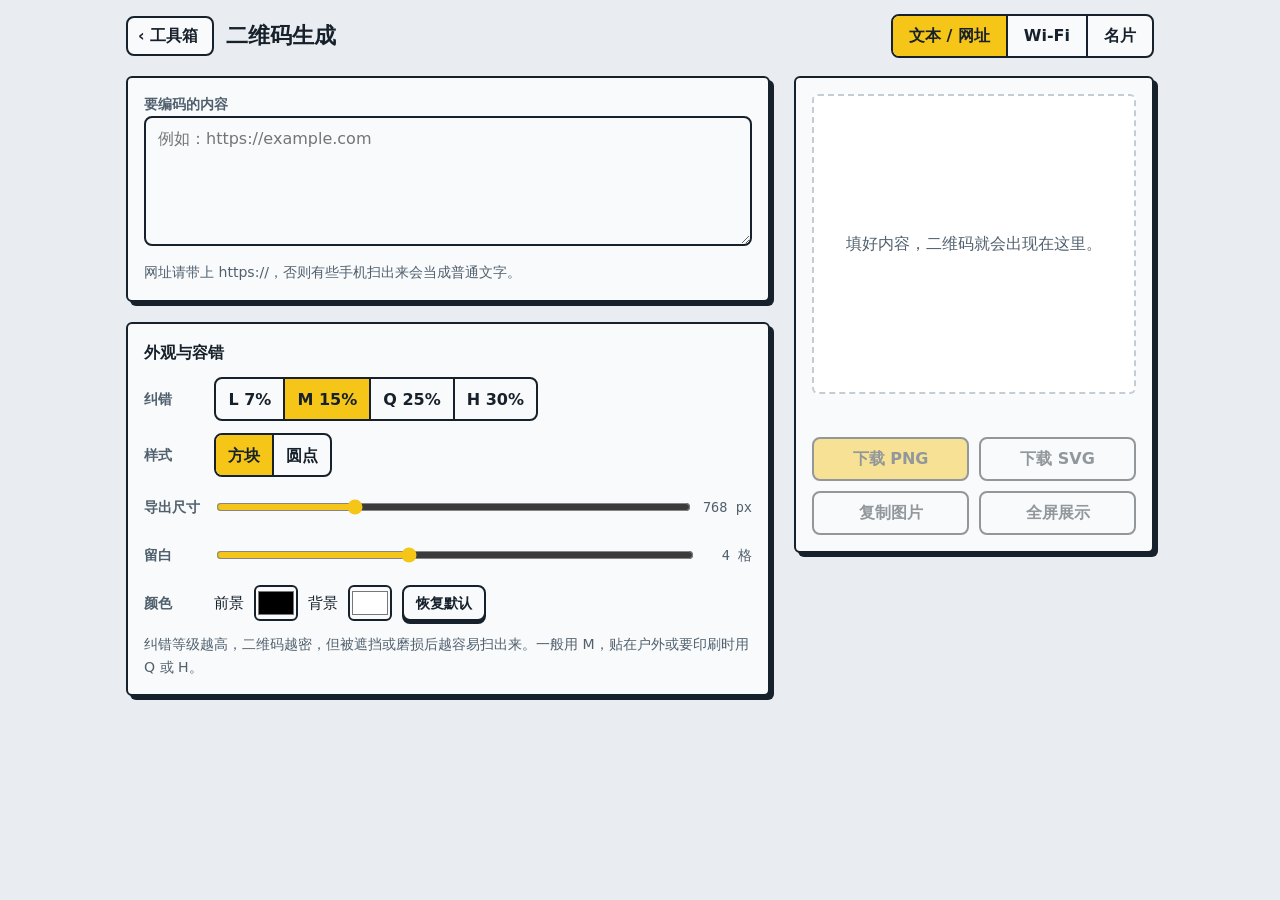
<file: tools/qrcode/index.html>
<!doctype html>
<html lang="zh-CN">
<head>
<meta charset="utf-8">
<meta name="viewport" content="width=device-width,initial-scale=1">
<title>二维码生成</title>
<link rel="stylesheet" href="../../assets/style.css">
<style>
  .page { max-width: 1060px; margin: 0 auto; padding: calc(14px + env(safe-area-inset-top)) 16px 56px; }
  .head { display: flex; align-items: center; flex-wrap: wrap; gap: 12px; margin-bottom: 18px; }
  .head h1 { margin: 0; font-size: 1.4rem; flex: 1 1 auto; }

  /* 电脑：左边填内容和设置，右边二维码固定；手机：内容、二维码、设置依次排 */
  .layout { display: grid; gap: 20px 24px; align-items: start;
    grid-template-columns: minmax(0, 1fr) 360px;
    grid-template-areas: "content preview" "options preview"; }
  #content { grid-area: content; }
  #preview { grid-area: preview; position: sticky; top: 16px; }
  #options { grid-area: options; }
  @media (max-width: 820px) {
    .layout { grid-template-columns: 1fr; grid-template-areas: "content" "preview" "options"; }
    #preview { position: static; }
  }

  .box { padding: 16px; background: var(--paper); border: 2px solid var(--edge); border-radius: 6px; box-shadow: 4px 4px 0 var(--edge); }
  .box h2 { margin: 0 0 12px; font-size: 1rem; }

  .fields { display: grid; gap: 12px; grid-template-columns: repeat(2, minmax(0, 1fr)); }
  .fields .wide { grid-column: 1 / -1; }
  @media (max-width: 520px) { .fields { grid-template-columns: 1fr; } }
  label.f { display: block; font-size: .85rem; font-weight: 600; color: var(--ink-2); }
  label.f .field { margin-top: 4px; font-weight: 400; color: var(--ink); }
  #text { min-height: 130px; }
  .hint { margin: 8px 0 0; color: var(--ink-2); font-size: .88rem; }
  .chk { display: flex; align-items: center; gap: 10px; min-height: 40px; font-size: .95rem; }
  .chk input { width: 20px; height: 20px; }

  /* 二维码预览 */
  .stage { display: flex; align-items: center; justify-content: center; min-height: 300px; padding: 14px; border: 2px dashed var(--line); border-radius: 6px; background: #fff; }
  #qr { display: block; width: 100%; max-width: 320px; height: auto; image-rendering: pixelated; cursor: zoom-in; }
  #empty { margin: 0; padding: 0 16px; text-align: center; color: #51606E; }
  #info { margin: 10px 0 0; min-height: 1.5em; font-size: .88rem; color: var(--ink-2); text-align: center; }
  #err { margin: 10px 0 0; color: var(--red); font-size: .92rem; text-align: center; }
  #err:empty { display: none; }
  .btns { display: grid; grid-template-columns: repeat(2, minmax(0, 1fr)); gap: 10px; margin-top: 12px; }

  /* 设置 */
  .row { display: flex; align-items: center; flex-wrap: wrap; gap: 10px; margin-bottom: 12px; }
  .row:last-child { margin-bottom: 0; }
  .row .seg button { white-space: nowrap; padding: 0 12px; }
  .row > .k { flex: none; width: 4.2em; font-size: .9rem; font-weight: 600; color: var(--ink-2); }
  .row input[type="range"] { flex: 1 1 140px; min-width: 0; height: 32px; accent-color: var(--yellow); }
  .row output { flex: none; min-width: 3.4em; text-align: right; font-family: var(--mono); font-size: .85rem; color: var(--ink-2); }
  input[type="color"] { width: 44px; height: 36px; padding: 0; border: 2px solid var(--edge); border-radius: 6px; background: none; cursor: pointer; }
  #warn { margin: 10px 0 0; font-size: .88rem; color: var(--red); }
  #warn:empty { display: none; }

  /* 全屏展示：二维码铺满，方便别人直接扫 */
  #big { position: fixed; inset: 0; z-index: 10; display: flex; flex-direction: column; align-items: center; justify-content: center; gap: 14px; cursor: zoom-out; }
  #big canvas { display: block; image-rendering: pixelated; }
  #big span { padding: 6px 14px; border-radius: 999px; background: rgba(0,0,0,.6); color: #fff; font-size: .9rem; }

  #toast { position: fixed; left: 50%; bottom: calc(24px + env(safe-area-inset-bottom)); z-index: 12; transform: translateX(-50%);
    padding: 8px 16px; border-radius: 999px; background: var(--ink); color: var(--bg); font-weight: 600; pointer-events: none; }
</style>
</head>
<body>
<div class="page">
  <div class="head">
    <a class="back" href="../../">‹ 工具箱</a>
    <h1>二维码生成</h1>
    <div class="seg" role="group" aria-label="内容类型">
      <button type="button" data-mode="text" aria-pressed="true">文本 / 网址</button>
      <button type="button" data-mode="wifi" aria-pressed="false">Wi-Fi</button>
      <button type="button" data-mode="card" aria-pressed="false">名片</button>
    </div>
  </div>

  <div class="layout">
    <section class="box" id="content" aria-label="内容">
      <div data-pane="text">
        <label class="f" for="text">要编码的内容</label>
        <textarea id="text" class="field" spellcheck="false" placeholder="例如：https://example.com"></textarea>
        <p class="hint">网址请带上 https://，否则有些手机扫出来会当成普通文字。</p>
      </div>

      <div data-pane="wifi" class="fields" hidden>
        <label class="f wide">网络名称（SSID）<input id="wSsid" class="field" autocomplete="off" autocapitalize="none"></label>
        <label class="f">密码<input id="wPass" class="field" autocomplete="off" autocapitalize="none"></label>
        <label class="f">加密方式
          <select id="wType" class="field">
            <option value="WPA">WPA / WPA2 / WPA3</option>
            <option value="WEP">WEP</option>
            <option value="nopass">无密码</option>
          </select>
        </label>
        <label class="chk wide"><input type="checkbox" id="wHidden"> 隐藏网络</label>
      </div>

      <div data-pane="card" class="fields" hidden>
        <label class="f">姓名<input id="cName" class="field" autocomplete="off"></label>
        <label class="f">电话<input id="cTel" class="field" inputmode="tel" autocomplete="off"></label>
        <label class="f">邮箱<input id="cMail" class="field" inputmode="email" autocomplete="off" autocapitalize="none"></label>
        <label class="f">网址<input id="cUrl" class="field" autocomplete="off" autocapitalize="none"></label>
        <label class="f">公司<input id="cOrg" class="field" autocomplete="off"></label>
        <label class="f">职位<input id="cTitle" class="field" autocomplete="off"></label>
      </div>
    </section>

    <section class="box" id="preview" aria-label="二维码">
      <div class="stage">
        <canvas id="qr" hidden aria-label="二维码，点一下全屏展示"></canvas>
        <p id="empty">填好内容，二维码就会出现在这里。</p>
      </div>
      <p id="info"></p>
      <p id="err" role="alert"></p>
      <div class="btns">
        <button type="button" class="btn btn-primary" id="dlPng" disabled>下载 PNG</button>
        <button type="button" class="btn" id="dlSvg" disabled>下载 SVG</button>
        <button type="button" class="btn" id="copy" disabled>复制图片</button>
        <button type="button" class="btn" id="show" disabled>全屏展示</button>
      </div>
    </section>

    <section class="box" id="options" aria-label="设置">
      <h2>外观与容错</h2>
      <div class="row"><span class="k">纠错</span>
        <div class="seg" id="ecc" role="group" aria-label="纠错等级">
          <button type="button" data-v="L">L 7%</button>
          <button type="button" data-v="M">M 15%</button>
          <button type="button" data-v="Q">Q 25%</button>
          <button type="button" data-v="H">H 30%</button>
        </div>
      </div>
      <div class="row"><span class="k">样式</span>
        <div class="seg" id="style" role="group" aria-label="样式">
          <button type="button" data-v="square">方块</button>
          <button type="button" data-v="dot">圆点</button>
        </div>
      </div>
      <div class="row"><span class="k">导出尺寸</span>
        <input type="range" id="size" min="256" max="2048" step="64" aria-label="导出尺寸"><output id="sizeO"></output>
      </div>
      <div class="row"><span class="k">留白</span>
        <input type="range" id="margin" min="0" max="10" step="1" aria-label="留白"><output id="marginO"></output>
      </div>
      <div class="row"><span class="k">颜色</span>
        <label class="chk" style="min-height:0">前景 <input type="color" id="fg"></label>
        <label class="chk" style="min-height:0">背景 <input type="color" id="bg"></label>
        <button type="button" class="btn btn-sm" id="reset">恢复默认</button>
      </div>
      <p id="warn" role="status"></p>
      <p class="hint">纠错等级越高，二维码越密，但被遮挡或磨损后越容易扫出来。一般用 M，贴在户外或要印刷时用 Q 或 H。</p>
    </section>
  </div>
</div>

<div id="big" hidden role="dialog" aria-label="全屏二维码"><canvas id="bigCv"></canvas><span>点一下关闭</span></div>
<div id="toast" hidden></div>

<script src="../../assets/vendor/qrcode.js"></script>
<script src="../../assets/common.js"></script>
<script>
(function () {
  'use strict';
  const $ = TB.$, $$ = TB.$$;

  const DEF = { mode: 'text', text: '', ecc: 'M', style: 'square', size: 768, margin: 4, fg: '#000000', bg: '#FFFFFF' };
  const cfg = Object.assign({}, DEF, TB.store.get('qr.cfg', {}));
  const hex = (v, d) => (typeof v === 'string' && /^#[0-9a-f]{6}$/i.test(v)) ? v : d;
  const num = (v, lo, hi, d) => (typeof v === 'number' && isFinite(v)) ? Math.min(hi, Math.max(lo, Math.round(v))) : d;
  cfg.mode = ['text', 'wifi', 'card'].indexOf(cfg.mode) !== -1 ? cfg.mode : 'text';
  cfg.text = typeof cfg.text === 'string' ? cfg.text.slice(0, 4000) : '';
  cfg.ecc = ['L', 'M', 'Q', 'H'].indexOf(cfg.ecc) !== -1 ? cfg.ecc : 'M';
  cfg.style = cfg.style === 'dot' ? 'dot' : 'square';
  cfg.size = num(cfg.size, 256, 2048, DEF.size);
  cfg.margin = num(cfg.margin, 0, 10, DEF.margin);
  cfg.fg = hex(cfg.fg, DEF.fg); cfg.bg = hex(cfg.bg, DEF.bg);
  // 只保存模式、文本和外观；Wi-Fi 密码、名片信息不落地
  const save = () => TB.store.set('qr.cfg', cfg);

  /* ---------- 内容拼装 ---------- */
  const val = id => $('#' + id).value.trim();
  const escWifi = s => s.replace(/([\\;,:"])/g, '\\$1');
  const escCard = s => s.replace(/([\\;,])/g, '\\$1').replace(/\r?\n/g, '\\n');

  function payload() {
    if (cfg.mode === 'text') return $('#text').value;
    if (cfg.mode === 'wifi') {
      const ssid = val('wSsid');
      if (!ssid) return '';
      const t = $('#wType').value;
      let s = 'WIFI:T:' + t + ';S:' + escWifi(ssid) + ';';
      if (t !== 'nopass') s += 'P:' + escWifi($('#wPass').value) + ';';
      if ($('#wHidden').checked) s += 'H:true;';
      return s + ';';
    }
    const name = val('cName'), tel = val('cTel'), mail = val('cMail'), url = val('cUrl'), org = val('cOrg'), title = val('cTitle');
    if (!name && !tel && !mail && !url && !org) return '';
    const L = ['BEGIN:VCARD', 'VERSION:3.0', 'N:' + escCard(name) + ';;;;', 'FN:' + escCard(name)];
    if (org) L.push('ORG:' + escCard(org));
    if (title) L.push('TITLE:' + escCard(title));
    if (tel) L.push('TEL;TYPE=CELL:' + escCard(tel));
    if (mail) L.push('EMAIL:' + escCard(mail));
    if (url) L.push('URL:' + escCard(url));
    L.push('END:VCARD');
    return L.join('\n');
  }

  /* ---------- 生成与绘制 ---------- */
  let cur = null;   // {n, dark(r,c)}

  function build(text) {
    const q = qrcode(0, cfg.ecc);
    q.addData(text, 'Byte');
    q.make();
    const n = q.getModuleCount(), ver = (n - 17) / 4;
    return { n: n, dark: (r, c) => q.isDark(r, c), ver: ver, sq: squareMask(n, ver) };
  }

  // 圆点样式只作用于数据区；定位图案、对齐图案、时序线、格式信息保持方块，扫码软件才稳
  function alignCenters(ver) {
    if (ver === 1) return [];
    const num = Math.floor(ver / 7) + 2, size = ver * 4 + 17;
    const step = ver === 32 ? 26 : Math.ceil((ver * 4 + 4) / (num * 2 - 2)) * 2;
    const out = [6];
    for (let pos = size - 7; out.length < num; pos -= step) out.splice(1, 0, pos);
    return out;
  }
  function squareMask(n, ver) {
    const mask = [];
    for (let r = 0; r < n; r++) {
      mask.push(new Array(n).fill(false));
      for (let c = 0; c < n; c++) {
        if ((r < 9 && c < 9) || (r < 9 && c >= n - 8) || (r >= n - 8 && c < 9) || r === 6 || c === 6) mask[r][c] = true;
      }
    }
    const a = alignCenters(ver), last = a.length - 1;
    a.forEach((cy, i) => a.forEach((cx, j) => {
      if ((i === 0 && j === 0) || (i === 0 && j === last) || (i === last && j === 0)) return;
      for (let dr = -2; dr <= 2; dr++) for (let dc = -2; dc <= 2; dc++) mask[cy + dr][cx + dc] = true;
    }));
    return mask;
  }
  const keepSquare = (r, c) => cur.sq[r][c];

  // 把二维码画到 canvas 上，每个模块 scale 像素（整数，边缘清晰）
  function paint(cv, scale) {
    const n = cur.n, m = cfg.margin, total = n + 2 * m;
    cv.width = cv.height = total * scale;
    const ctx = cv.getContext('2d');
    ctx.fillStyle = cfg.bg; ctx.fillRect(0, 0, cv.width, cv.height);
    ctx.fillStyle = cfg.fg;
    for (let r = 0; r < n; r++) for (let c = 0; c < n; c++) {
      if (!cur.dark(r, c)) continue;
      const x = (c + m) * scale, y = (r + m) * scale;
      if (cfg.style === 'dot' && !keepSquare(r, c)) {
        ctx.beginPath(); ctx.arc(x + scale / 2, y + scale / 2, scale * 0.47, 0, Math.PI * 2); ctx.fill();
      } else {
        ctx.fillRect(x, y, scale, scale);
      }
    }
  }

  function toSvg() {
    const n = cur.n, m = cfg.margin, total = n + 2 * m;
    let d = '';
    for (let r = 0; r < n; r++) for (let c = 0; c < n; c++) {
      if (!cur.dark(r, c)) continue;
      const x = c + m, y = r + m;
      if (cfg.style === 'dot' && !keepSquare(r, c)) {
        const cx = x + 0.5, cy = y + 0.5, rr = 0.47;
        d += 'M' + (cx - rr) + ' ' + cy + 'a' + rr + ' ' + rr + ' 0 1 0 ' + (2 * rr) + ' 0a' + rr + ' ' + rr + ' 0 1 0 ' + (-2 * rr) + ' 0z';
      } else {
        d += 'M' + x + ' ' + y + 'h1v1h-1z';
      }
    }
    return '<?xml version="1.0" encoding="UTF-8"?>\n' +
      '<svg xmlns="http://www.w3.org/2000/svg" viewBox="0 0 ' + total + ' ' + total + '" width="' + cfg.size + '" height="' + cfg.size + '" shape-rendering="crispEdges">' +
      '<rect width="' + total + '" height="' + total + '" fill="' + cfg.bg + '"/>' +
      '<path fill="' + cfg.fg + '" d="' + d + '"/></svg>\n';
  }

  const lumOf = h => {
    const v = parseInt(h.slice(1), 16);
    const f = c => { c /= 255; return c <= 0.03928 ? c / 12.92 : Math.pow((c + 0.055) / 1.055, 2.4); };
    return 0.2126 * f(v >> 16 & 255) + 0.7152 * f(v >> 8 & 255) + 0.0722 * f(v & 255);
  };

  function checkColors() {
    const a = lumOf(cfg.fg), b = lumOf(cfg.bg);
    const ratio = (Math.max(a, b) + 0.05) / (Math.min(a, b) + 0.05);
    let w = '';
    if (a > b) w = '前景比背景浅（反色），不少扫码软件识别不了，建议深色前景配浅色背景。';
    else if (ratio < 4) w = '前景和背景对比偏低，可能扫不出来。';
    else if (cfg.margin < 4) w = '留白小于 4 格时，部分扫码软件可能识别不了。';
    $('#warn').textContent = w;
  }

  function setButtons(on) { ['dlPng', 'dlSvg', 'copy', 'show'].forEach(id => { $('#' + id).disabled = !on; }); }

  function render() {
    const text = payload();
    $('#err').textContent = '';
    checkColors();
    if (!text) {
      cur = null; $('#qr').hidden = true; $('#empty').hidden = false; $('#info').textContent = ''; setButtons(false);
      return;
    }
    try {
      cur = build(text);
    } catch (e) {
      cur = null; $('#qr').hidden = true; $('#empty').hidden = false; $('#info').textContent = ''; setButtons(false);
      $('#err').textContent = '内容太长，放不进二维码。可以缩短内容，或把纠错等级调低（L 容量最大）。';
      return;
    }
    const total = cur.n + 2 * cfg.margin;
    const scale = Math.max(1, Math.round(cfg.size / total));
    paint($('#qr'), scale);
    $('#qr').hidden = false; $('#empty').hidden = true;
    const bytes = new TextEncoder().encode(text).length;
    $('#info').textContent = bytes + ' 字节，版本 ' + cur.ver + '（' + cur.n + '×' + cur.n + ' 格），导出 ' + (total * scale) + '×' + (total * scale) + ' px';
    setButtons(true);
  }

  let timer = 0;
  const later = () => { clearTimeout(timer); timer = setTimeout(render, 120); };

  /* ---------- 界面同步 ---------- */
  function sync() {
    $$('[data-mode]').forEach(b => b.setAttribute('aria-pressed', String(b.getAttribute('data-mode') === cfg.mode)));
    $$('[data-pane]').forEach(p => { p.hidden = p.getAttribute('data-pane') !== cfg.mode; });
    $$('#ecc button').forEach(b => b.setAttribute('aria-pressed', String(b.getAttribute('data-v') === cfg.ecc)));
    $$('#style button').forEach(b => b.setAttribute('aria-pressed', String(b.getAttribute('data-v') === cfg.style)));
    $('#size').value = cfg.size; $('#sizeO').textContent = cfg.size + ' px';
    $('#margin').value = cfg.margin; $('#marginO').textContent = cfg.margin + ' 格';
    $('#fg').value = cfg.fg; $('#bg').value = cfg.bg;
  }

  function toast(t) {
    const el = $('#toast');
    el.textContent = t; el.hidden = false;
    clearTimeout(toast.t);
    toast.t = setTimeout(() => { el.hidden = true; }, 2000);
  }

  /* ---------- 事件 ---------- */
  $$('[data-mode]').forEach(b => b.addEventListener('click', () => { cfg.mode = b.getAttribute('data-mode'); save(); sync(); render(); }));
  $('#text').addEventListener('input', e => { cfg.text = e.target.value.slice(0, 4000); save(); later(); });
  ['wSsid', 'wPass', 'wType', 'wHidden', 'cName', 'cTel', 'cMail', 'cUrl', 'cOrg', 'cTitle'].forEach(id => {
    $('#' + id).addEventListener('input', later);
    $('#' + id).addEventListener('change', later);
  });

  $('#ecc').addEventListener('click', e => { const b = e.target.closest('button'); if (b) { cfg.ecc = b.getAttribute('data-v'); save(); sync(); render(); } });
  $('#style').addEventListener('click', e => { const b = e.target.closest('button'); if (b) { cfg.style = b.getAttribute('data-v'); save(); sync(); render(); } });
  $('#size').addEventListener('input', e => { cfg.size = +e.target.value; $('#sizeO').textContent = cfg.size + ' px'; save(); later(); });
  $('#margin').addEventListener('input', e => { cfg.margin = +e.target.value; $('#marginO').textContent = cfg.margin + ' 格'; save(); later(); });
  $('#fg').addEventListener('input', e => { cfg.fg = e.target.value; save(); later(); });
  $('#bg').addEventListener('input', e => { cfg.bg = e.target.value; save(); later(); });
  $('#reset').addEventListener('click', () => {
    ['ecc', 'style', 'size', 'margin', 'fg', 'bg'].forEach(k => { cfg[k] = DEF[k]; });
    save(); sync(); render();
  });

  function download(blob, name) {
    const a = document.createElement('a');
    a.href = URL.createObjectURL(blob); a.download = name;
    document.body.appendChild(a); a.click(); a.remove();
    setTimeout(() => URL.revokeObjectURL(a.href), 1500);
  }
  $('#dlPng').addEventListener('click', () => {
    if (!cur) return;
    $('#qr').toBlob(b => { if (b) download(b, 'qrcode.png'); }, 'image/png');
  });
  $('#dlSvg').addEventListener('click', () => {
    if (cur) download(new Blob([toSvg()], { type: 'image/svg+xml' }), 'qrcode.svg');
  });

  if (!(window.ClipboardItem && navigator.clipboard && navigator.clipboard.write)) $('#copy').hidden = true;
  $('#copy').addEventListener('click', () => {
    if (!cur) return;
    $('#qr').toBlob(b => {
      if (!b) return;
      navigator.clipboard.write([new ClipboardItem({ 'image/png': b })])
        .then(() => toast('已复制图片'), () => toast('复制失败，请改用下载'));
    }, 'image/png');
  });

  /* 全屏展示 */
  function openBig() {
    if (!cur) return;
    const total = cur.n + 2 * cfg.margin;
    const avail = Math.min(window.innerWidth, window.innerHeight) * 0.9;
    paint($('#bigCv'), Math.max(1, Math.floor(avail / total)));
    $('#big').style.background = cfg.bg;
    $('#big').hidden = false;
  }
  function closeBig() { $('#big').hidden = true; }
  $('#show').addEventListener('click', openBig);
  $('#qr').addEventListener('click', openBig);
  $('#big').addEventListener('click', closeBig);
  document.addEventListener('keydown', e => { if (e.key === 'Escape') closeBig(); });
  window.addEventListener('resize', () => { if (!$('#big').hidden) openBig(); });

  /* ---------- 启动 ---------- */
  $('#text').value = cfg.text;
  sync();
  render();
})();
</script>
</body>
</html>
</file>
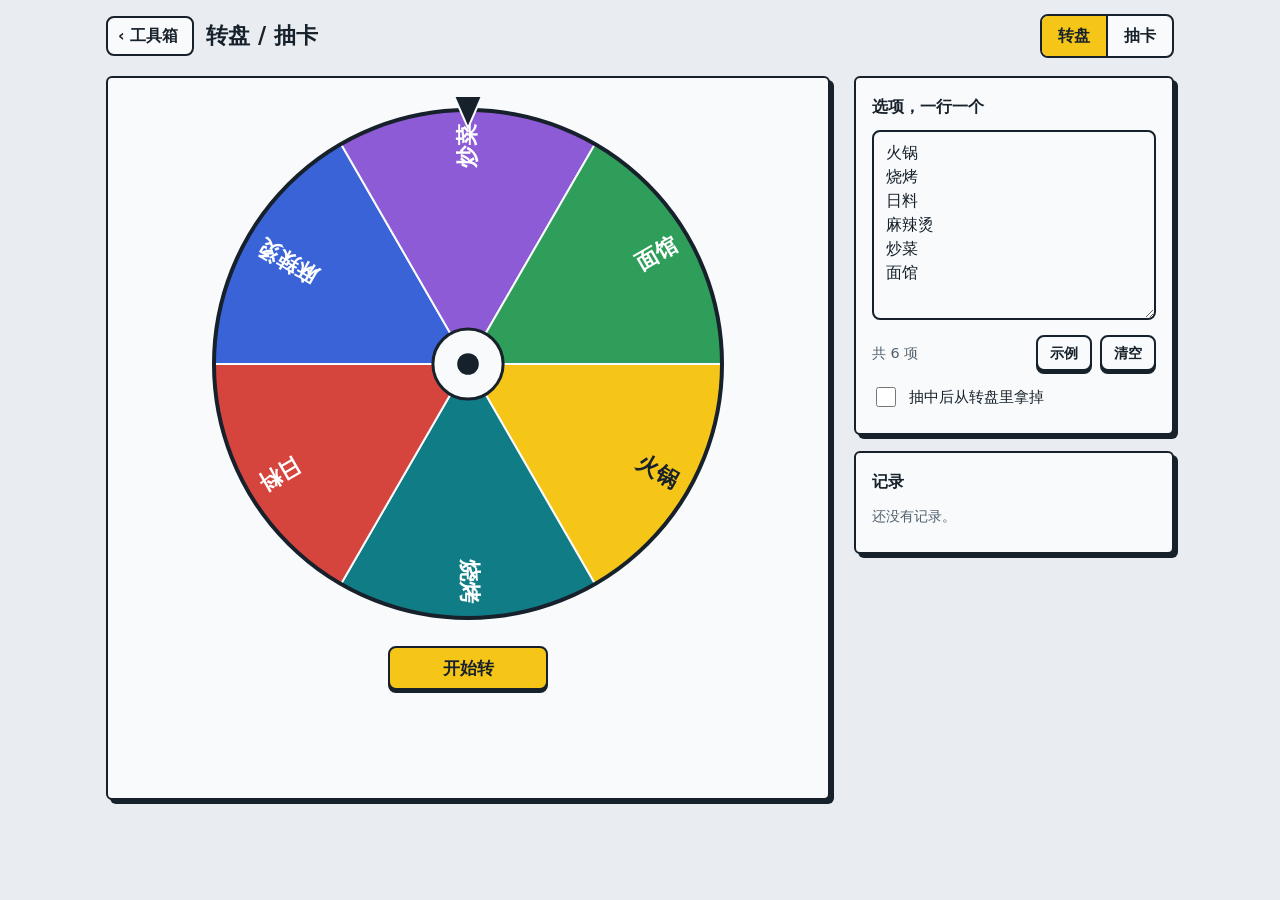
<file: tools/wheel/index.html>
<!doctype html>
<html lang="zh-CN">
<head>
<meta charset="utf-8">
<meta name="viewport" content="width=device-width,initial-scale=1">
<title>转盘 / 抽卡</title>
<link rel="stylesheet" href="../../assets/style.css">
<style>
  .page { max-width: 1100px; margin: 0 auto; padding: calc(14px + env(safe-area-inset-top)) 16px 48px; }
  .head { display: flex; align-items: center; flex-wrap: wrap; gap: 12px; margin-bottom: 18px; }
  .head h1 { margin: 0; font-size: 1.4rem; flex: 1 1 auto; }

  .layout { display: grid; grid-template-columns: minmax(0, 1fr) 320px; gap: 24px; align-items: start; }
  @media (max-width: 820px) { .layout { grid-template-columns: 1fr; } }

  .box { padding: 16px; background: var(--paper); border: 2px solid var(--edge); border-radius: 6px; box-shadow: 4px 4px 0 var(--edge); }
  .box h2 { margin: 0 0 10px; font-size: 1rem; }

  /* 转盘 */
  .wheel-wrap { width: 100%; max-width: 540px; margin: 0 auto; }
  #wheel { display: block; width: 100%; height: auto; cursor: pointer; touch-action: manipulation; }
  .actions { display: flex; flex-wrap: wrap; justify-content: center; gap: 12px; margin-top: 12px; }
  .actions .btn-primary { min-width: 160px; font-size: 1.05rem; }

  /* 结果 */
  .result { min-height: 76px; margin-top: 16px; text-align: center; }
  .result .label { color: var(--ink-2); font-size: .9rem; min-height: 1.4em; }
  .result .val {
    display: inline-block; margin-top: 4px; padding: 2px 14px;
    font-size: clamp(1.5rem, 5vw, 2.2rem); font-weight: 800; word-break: break-word;
    background: var(--yellow); color: var(--on-yellow); border-radius: 4px;
  }
  .pop { animation: pop .35s cubic-bezier(.2, 1.6, .4, 1); }
  @keyframes pop { from { transform: scale(.6); opacity: 0; } to { transform: scale(1); opacity: 1; } }

  /* 卡牌 */
  .cards { display: grid; grid-template-columns: repeat(auto-fill, minmax(96px, 1fr)); gap: 12px; margin-top: 14px; }
  .card { position: relative; aspect-ratio: 3 / 4; perspective: 700px; padding: 0; border: 0; background: none; font: inherit; color: inherit; cursor: pointer; }
  .card .inner { position: absolute; inset: 0; transform-style: preserve-3d; transition: transform .55s cubic-bezier(.3, .7, .2, 1); }
  .card.flipped { cursor: default; }
  .card.flipped .inner { transform: rotateY(180deg); }
  .face {
    position: absolute; inset: 0; display: flex; align-items: center; justify-content: center;
    padding: 8px; text-align: center;
    border: 2px solid var(--edge); border-radius: 6px;
    backface-visibility: hidden; -webkit-backface-visibility: hidden;
  }
  .cback {
    background-color: var(--yellow);
    background-image: radial-gradient(circle, #17212B 1.6px, transparent 1.8px);
    background-size: 14px 14px;
    box-shadow: 3px 3px 0 var(--edge);
  }
  .cfront { background: var(--paper); transform: rotateY(180deg); font-weight: 700; overflow: hidden; }
  .cfront .txt { display: -webkit-box; -webkit-line-clamp: 5; -webkit-box-orient: vertical; overflow: hidden; word-break: break-word; font-size: .95rem; }
  .card:not(.flipped):hover .cback { transform: translateY(-3px); }
  .card.hit { animation: wiggle .5s; }
  @keyframes wiggle { 20% { transform: rotate(-5deg); } 40% { transform: rotate(5deg); } 60% { transform: rotate(-3deg); } 80% { transform: rotate(3deg); } }
  .cards.shuffling .card { animation: shuf .45s; }
  @keyframes shuf { 50% { transform: scale(.82) rotate(7deg); } }
  .empty { margin: 20px 0 6px; text-align: center; color: var(--ink-2); }

  /* 右侧面板 */
  .panel { display: grid; gap: 16px; }
  #items { min-height: 190px; }
  .meta { display: flex; flex-wrap: wrap; align-items: center; gap: 8px; margin-top: 8px; font-size: .9rem; color: var(--ink-2); }
  .meta .grow { flex: 1 1 auto; }
  .chk { display: flex; align-items: center; gap: 10px; min-height: 40px; margin-top: 6px; font-size: .95rem; }
  .chk input { width: 20px; height: 20px; }
  #history { list-style: none; margin: 0; padding: 0; max-height: 260px; overflow: auto; font-size: .95rem; }
  #history li { display: flex; gap: 8px; align-items: baseline; padding: 6px 0; border-bottom: 1px solid var(--line); }
  #history time { color: var(--ink-2); font-family: var(--mono); font-size: .8rem; flex: none; }
  #history .t { flex: 1 1 auto; min-width: 0; word-break: break-word; font-weight: 600; }
  #history em { font-style: normal; color: var(--ink-2); font-size: .8rem; flex: none; }
  .hint { margin: 0; color: var(--ink-2); font-size: .9rem; }
</style>
</head>
<body>
<div class="page">
  <div class="head">
    <a class="back" href="../../">‹ 工具箱</a>
    <h1>转盘 / 抽卡</h1>
    <div class="seg" role="group" aria-label="模式">
      <button type="button" id="mWheel" aria-pressed="true">转盘</button>
      <button type="button" id="mCards" aria-pressed="false">抽卡</button>
    </div>
  </div>

  <div class="layout">
    <section class="box" aria-label="舞台">
      <div id="wheelView">
        <div class="wheel-wrap"><canvas id="wheel" aria-label="转盘，点一下开始转"></canvas></div>
        <div class="actions">
          <button type="button" class="btn btn-primary" id="spin">开始转</button>
          <button type="button" class="btn" id="resetUsed" hidden>恢复全部选项</button>
        </div>
      </div>

      <div id="cardView" hidden>
        <div class="actions" style="margin-top:0">
          <button type="button" class="btn btn-primary" id="draw">随机抽一张</button>
          <button type="button" class="btn" id="shuffle">洗牌</button>
          <button type="button" class="btn" id="flipAll">全部翻开</button>
        </div>
        <div class="cards" id="cards"></div>
        <p class="empty" id="cardEmpty" hidden>右边先写几个选项，这里就会出现卡牌。</p>
      </div>

      <div class="result" role="status" aria-live="polite">
        <div class="label" id="resLabel"></div>
        <div class="val" id="resVal" hidden></div>
      </div>
    </section>

    <aside class="panel">
      <div class="box">
        <h2><label for="items">选项，一行一个</label></h2>
        <textarea id="items" class="field" spellcheck="false" placeholder="例如：&#10;火锅&#10;烧烤&#10;日料"></textarea>
        <div class="meta">
          <span id="count"></span>
          <span class="grow"></span>
          <button type="button" class="btn btn-sm" id="sample">示例</button>
          <button type="button" class="btn btn-sm" id="clear">清空</button>
        </div>
        <label class="chk" id="removeRow"><input type="checkbox" id="removeAfter"> 抽中后从转盘里拿掉</label>
      </div>

      <div class="box">
        <h2>记录</h2>
        <ol id="history"></ol>
        <p class="hint" id="histEmpty">还没有记录。</p>
        <div class="meta"><button type="button" class="btn btn-sm" id="clearHist">清除记录</button></div>
      </div>
    </aside>
  </div>
</div>

<script src="../../assets/common.js"></script>
<script>
(function () {
  'use strict';
  var $ = TB.$, esc = TB.esc, store = TB.store, vibrate = TB.vibrate, rand = TB.rand;

  var SAMPLE = '火锅\n烧烤\n日料\n麻辣烫\n炒菜\n面馆';
  var MAX = 100;
  var TAU = Math.PI * 2;
  var PAL = ['#F5C518', '#0F7C86', '#D6453D', '#3A63D8', '#8E5BD6', '#2F9E5B', '#F08A24', '#D9488A', '#17212B', '#6FB4C9'];

  var ta = $('#items');
  var items = [];            // 解析后的全部选项
  var used = new Set();      // 转盘里已拿掉的选项下标
  var pendingRemove = null;  // 刚抽中、下一次开转时才真正拿掉（避免转盘在显示结果时突然变形）
  var mode = store.get('wheel.mode', 'wheel') === 'cards' ? 'cards' : 'wheel';
  var removeAfter = !!store.get('wheel.remove', false);
  var history = store.get('wheel.history', []);
  if (!Array.isArray(history)) history = [];
  var theta = 0;             // 转盘当前角度
  var spinning = false;
  var deck = [];             // 卡牌：{t, flipped}
  var drawing = false;

  function mod(a, m) { return ((a % m) + m) % m; }

  /* ---------- 选项 ---------- */
  function parse() {
    return ta.value.split(/\r?\n/).map(function (s) { return s.trim(); }).filter(Boolean).slice(0, MAX);
  }
  function active() {
    var a = [];
    items.forEach(function (t, i) { if (!used.has(i)) a.push({ t: t, i: i }); });
    return a;
  }
  function updateMeta() {
    var s = '共 ' + items.length + ' 项';
    if (used.size) s += '，已拿掉 ' + used.size + ' 项';
    if (ta.value.split(/\r?\n/).filter(function (x) { return x.trim(); }).length > MAX) s += '（最多 ' + MAX + ' 项）';
    $('#count').textContent = s;
    $('#resetUsed').hidden = !(used.size || pendingRemove !== null);
    $('#spin').disabled = spinning || active().length === 0;
  }

  function onItems() {
    var next = parse();
    store.set('wheel.items', ta.value);
    if (JSON.stringify(next) === JSON.stringify(items)) return;
    items = next;
    used.clear(); pendingRemove = null;
    buildDeck();
    drawWheel();
    updateMeta();
  }

  /* ---------- 结果与记录 ---------- */
  function showResult(text, label) {
    $('#resLabel').textContent = label || '';
    var v = $('#resVal');
    v.hidden = !text;
    v.textContent = text || '';
    v.classList.remove('pop');
    void v.offsetWidth;
    if (text) v.classList.add('pop');
  }

  function pad(n) { return n < 10 ? '0' + n : '' + n; }
  function addHistory(text, how) {
    var d = new Date();
    history.unshift({ t: text, how: how, time: pad(d.getHours()) + ':' + pad(d.getMinutes()) });
    history = history.slice(0, 30);
    store.set('wheel.history', history);
    renderHistory();
  }
  function renderHistory() {
    $('#history').innerHTML = history.map(function (h) {
      return '<li><time>' + esc(h.time) + '</time><span class="t">' + esc(h.t) + '</span><em>' + esc(h.how) + '</em></li>';
    }).join('');
    $('#histEmpty').hidden = history.length > 0;
    $('#clearHist').hidden = history.length === 0;
  }

  /* ---------- 转盘 ---------- */
  var cv = $('#wheel'), ctx = cv.getContext('2d');
  var S = 0, theme = {};

  function readTheme() {
    var cs = getComputedStyle(document.documentElement);
    var g = function (k) { return cs.getPropertyValue(k).trim(); };
    theme = { paper: g('--paper'), ink: g('--ink'), edge: g('--edge'), sub: g('--ink-2'), font: getComputedStyle(document.body).fontFamily };
  }
  function size() {
    var d = Math.min(window.devicePixelRatio || 1, 3);
    var w = Math.round(cv.getBoundingClientRect().width);
    if (!w) return false;
    S = w;
    cv.width = S * d; cv.height = S * d;
    ctx.setTransform(d, 0, 0, d, 0, 0);
    readTheme();
    return true;
  }

  function colorAt(i, n) {
    var k = i % PAL.length;
    if (i === n - 1 && n > 1 && k === 0) k = 1;   // 最后一块不要和第一块同色
    return PAL[k];
  }
  function lum(hex) {
    var v = parseInt(hex.slice(1), 16);
    return (0.299 * (v >> 16 & 255) + 0.587 * (v >> 8 & 255) + 0.114 * (v & 255)) / 255;
  }
  function fit(text, max) {
    if (ctx.measureText(text).width <= max) return text;
    var ch = Array.from(text);
    while (ch.length > 1 && ctx.measureText(ch.join('') + '…').width > max) ch.pop();
    return ch.join('') + '…';
  }

  function drawWheel() {
    if (!S) return;
    ctx.clearRect(0, 0, S, S);
    var a = active(), n = a.length, c = S / 2, r = c - 16, i;

    if (n === 0) {
      ctx.setLineDash([8, 8]);
      ctx.lineWidth = 3; ctx.strokeStyle = theme.edge;
      ctx.beginPath(); ctx.arc(c, c, r, 0, TAU); ctx.stroke();
      ctx.setLineDash([]);
      ctx.fillStyle = theme.sub; ctx.textAlign = 'center'; ctx.textBaseline = 'middle';
      ctx.font = '600 ' + Math.round(S * 0.045) + 'px ' + theme.font;
      ctx.fillText(items.length ? '选项都抽完了' : '先在右边写几个选项', c, c);
      return;
    }

    var seg = TAU / n;
    for (i = 0; i < n; i++) {
      var a0 = theta + i * seg, col = colorAt(i, n);
      ctx.beginPath();
      ctx.moveTo(c, c);
      ctx.arc(c, c, r, a0, a0 + seg);
      ctx.closePath();
      ctx.fillStyle = col; ctx.fill();
      ctx.lineWidth = 2; ctx.strokeStyle = theme.paper; ctx.stroke();
    }

    var fs = Math.max(11, Math.min(22, r * seg * 0.42));
    ctx.font = '700 ' + fs + 'px ' + theme.font;
    ctx.textAlign = 'right'; ctx.textBaseline = 'middle';
    for (i = 0; i < n; i++) {
      var col2 = colorAt(i, n);
      ctx.save();
      ctx.translate(c, c);
      ctx.rotate(theta + i * seg + seg / 2);
      ctx.fillStyle = lum(col2) > 0.6 ? '#17212B' : '#FFFFFF';
      ctx.fillText(fit(a[i].t, r * 0.66), r - 14, 0);
      ctx.restore();
    }

    // 外圈
    ctx.lineWidth = 4; ctx.strokeStyle = theme.edge;
    ctx.beginPath(); ctx.arc(c, c, r, 0, TAU); ctx.stroke();

    // 轮毂
    ctx.fillStyle = theme.paper; ctx.lineWidth = 3;
    ctx.beginPath(); ctx.arc(c, c, S * 0.065, 0, TAU); ctx.fill(); ctx.stroke();
    ctx.fillStyle = theme.edge;
    ctx.beginPath(); ctx.arc(c, c, S * 0.02, 0, TAU); ctx.fill();

    // 指针（固定在正上方）
    ctx.beginPath();
    ctx.moveTo(c - 14, 2); ctx.lineTo(c + 14, 2); ctx.lineTo(c, 34); ctx.closePath();
    ctx.fillStyle = theme.ink; ctx.fill();
    ctx.lineWidth = 2; ctx.strokeStyle = theme.paper; ctx.stroke();
  }

  function pointerIndex(n) {
    var seg = TAU / n;
    return Math.min(n - 1, Math.floor(mod(-Math.PI / 2 - theta, TAU) / seg));
  }

  function setBusy(b) {
    spinning = b;
    $('#spin').textContent = b ? '转动中…' : '开始转';
    updateMeta();
  }

  function spin() {
    if (spinning) return;
    if (pendingRemove !== null) { used.add(pendingRemove); pendingRemove = null; }
    var a = active();
    if (!a.length) { showResult('', items.length ? '选项都抽完了，点“恢复全部选项”' : '先写几个选项'); updateMeta(); drawWheel(); return; }
    showResult('', '');
    var n = a.length, seg = TAU / n;
    drawWheel();

    var w = rand(n);
    var jitter = (Math.random() - 0.5) * 0.7;             // 落在这一格中间偏一点，不总是正中
    var finalTheta = -Math.PI / 2 - (w + 0.5 + jitter) * seg;
    var t0 = theta;
    var total = (5 + rand(4)) * TAU + mod(finalTheta - t0, TAU);
    var dur = 4200 + rand(1800);
    var start = performance.now(), lastIdx = -1;
    setBusy(true);

    function step(now) {
      var x = Math.min(1, (now - start) / dur);
      theta = t0 + total * (1 - Math.pow(1 - x, 4));
      drawWheel();
      var idx = pointerIndex(n);
      if (idx !== lastIdx) { if (lastIdx !== -1) vibrate(6); lastIdx = idx; }
      if (x < 1) { requestAnimationFrame(step); return; }

      theta = mod(theta, TAU);
      setBusy(false);
      showResult(a[w].t, '抽中');
      addHistory(a[w].t, '转盘');
      vibrate([40, 30, 90]);
      if (removeAfter) pendingRemove = a[w].i;
      updateMeta();
    }
    requestAnimationFrame(step);
  }

  /* ---------- 卡牌 ---------- */
  function buildDeck() {
    deck = items.map(function (t) { return { t: t, flipped: false }; });
    TB.shuffle(deck);
    renderCards();
  }
  function renderCards() {
    $('#cards').innerHTML = deck.map(function (d, i) {
      return '<button type="button" class="card' + (d.flipped ? ' flipped' : '') + '" data-i="' + i + '" aria-label="第 ' + (i + 1) + ' 张，' + (d.flipped ? esc(d.t) : '未翻开') + '" title="' + (d.flipped ? esc(d.t) : '') + '">' +
        '<span class="inner"><span class="face cback"></span><span class="face cfront"><span class="txt">' + esc(d.t) + '</span></span></span></button>';
    }).join('');
    $('#cardEmpty').hidden = deck.length > 0;
    $('#draw').disabled = deck.length === 0;
    $('#shuffle').disabled = deck.length === 0;
    $('#flipAll').disabled = deck.length === 0;
  }
  function flip(i) {
    var d = deck[i];
    if (!d || d.flipped) return;
    d.flipped = true;
    var el = $('#cards').children[i];
    el.classList.add('flipped');
    el.setAttribute('aria-label', '第 ' + (i + 1) + ' 张，' + d.t);
    showResult(d.t, '翻到了');
    addHistory(d.t, '抽卡');
    vibrate(15);
  }
  $('#cards').addEventListener('click', function (e) {
    var b = e.target.closest('.card');
    if (b && !drawing) flip(+b.getAttribute('data-i'));
  });

  $('#draw').addEventListener('click', function () {
    if (drawing) return;
    var idx = [];
    deck.forEach(function (d, i) { if (!d.flipped) idx.push(i); });
    if (!idx.length) { showResult('', '牌都翻完了，点“洗牌”重新开始'); return; }
    var i = idx[rand(idx.length)], el = $('#cards').children[i];
    drawing = true;
    el.scrollIntoView({ block: 'center', behavior: 'smooth' });
    el.classList.add('hit');
    setTimeout(function () { el.classList.remove('hit'); flip(i); drawing = false; }, 550);
  });

  $('#shuffle').addEventListener('click', function () {
    deck.forEach(function (d) { d.flipped = false; });
    TB.shuffle(deck);
    renderCards();
    showResult('', '');
    var box = $('#cards');
    box.classList.remove('shuffling'); void box.offsetWidth; box.classList.add('shuffling');
    setTimeout(function () { box.classList.remove('shuffling'); }, 500);
  });

  $('#flipAll').addEventListener('click', function () {
    deck.forEach(function (d, i) {
      if (d.flipped) return;
      d.flipped = true;
      var el = $('#cards').children[i];
      el.classList.add('flipped');
      el.setAttribute('aria-label', '第 ' + (i + 1) + ' 张，' + d.t);
    });
  });

  /* ---------- 模式切换与面板按钮 ---------- */
  function applyMode() {
    var wheel = mode === 'wheel';
    $('#mWheel').setAttribute('aria-pressed', String(wheel));
    $('#mCards').setAttribute('aria-pressed', String(!wheel));
    $('#wheelView').hidden = !wheel;
    $('#cardView').hidden = wheel;
    $('#removeRow').hidden = !wheel;
    store.set('wheel.mode', mode);
    showResult('', '');
    if (wheel) { size(); drawWheel(); }
  }
  $('#mWheel').addEventListener('click', function () { if (!spinning) { mode = 'wheel'; applyMode(); } });
  $('#mCards').addEventListener('click', function () { if (!spinning) { mode = 'cards'; applyMode(); } });

  $('#spin').addEventListener('click', spin);
  cv.addEventListener('click', spin);
  $('#resetUsed').addEventListener('click', function () {
    if (spinning) return;
    used.clear(); pendingRemove = null;
    drawWheel(); updateMeta(); showResult('', '');
  });

  ta.addEventListener('input', onItems);
  $('#sample').addEventListener('click', function () { ta.value = SAMPLE; onItems(); });
  $('#clear').addEventListener('click', function () { ta.value = ''; onItems(); ta.focus(); });
  $('#removeAfter').addEventListener('change', function (e) {
    removeAfter = e.target.checked;
    store.set('wheel.remove', removeAfter);
  });
  $('#clearHist').addEventListener('click', function () {
    history = []; store.set('wheel.history', history); renderHistory();
  });

  /* ---------- 初始化 ---------- */
  var savedItems = store.get('wheel.items', null);
  ta.value = typeof savedItems === 'string' ? savedItems : SAMPLE;
  $('#removeAfter').checked = removeAfter;
  items = parse();
  buildDeck();
  renderHistory();
  updateMeta();
  applyMode();

  if (window.ResizeObserver) {
    new ResizeObserver(function () { if (mode === 'wheel' && size()) drawWheel(); }).observe($('.wheel-wrap'));
  } else {
    window.addEventListener('resize', function () { if (mode === 'wheel' && size()) drawWheel(); });
  }
  try {
    window.matchMedia('(prefers-color-scheme: dark)').addEventListener('change', function () { readTheme(); drawWheel(); });
  } catch (e) { /* 老浏览器忽略 */ }
})();
</script>
</body>
</html>
</file>
<file: assets/style.css>
/* 工具箱共享样式：设计令牌 + 基础组件。
   每个工具页都可以直接引用：<link rel="stylesheet" href="../../assets/style.css"> */

:root {
  --bg: #E9EDF1;
  --paper: #F8FAFB;
  --ink: #17212B;
  --ink-2: #51606E;
  --line: #C3CDD6;
  --edge: #17212B;
  --yellow: #F5C518;
  --on-yellow: #17212B;
  --teal: #0F7C86;
  --red: #D6453D;
  --blue: #3A63D8;
  --radius: 8px;
  --font: -apple-system, BlinkMacSystemFont, "PingFang SC", "Hiragino Sans GB", "Microsoft YaHei", "Noto Sans SC", system-ui, sans-serif;
  --mono: ui-monospace, "SF Mono", Menlo, Consolas, monospace;
  color-scheme: light dark;
}

@media (prefers-color-scheme: dark) {
  :root {
    --bg: #131A21;
    --paper: #1C252E;
    --ink: #E7ECF1;
    --ink-2: #98A6B3;
    --line: #2C3843;
    --edge: #4A5967;
    --blue: #7FA0FF;
    --teal: #3FB5C0;
    --red: #FF7A70;
  }
}

* { box-sizing: border-box; }
[hidden] { display: none !important; }
html { -webkit-text-size-adjust: 100%; }

body {
  margin: 0;
  background: var(--bg);
  color: var(--ink);
  font: 16px/1.6 var(--font);
}

a { color: inherit; }
:focus-visible { outline: 3px solid var(--blue); outline-offset: 2px; }

/* 按钮：底部有一条硬边，按下时压下去 */
.btn {
  font: inherit;
  font-weight: 600;
  min-height: 44px;
  padding: 0 18px;
  border-radius: var(--radius);
  border: 2px solid var(--edge);
  background: var(--paper);
  color: var(--ink);
  cursor: pointer;
  display: inline-flex;
  align-items: center;
  justify-content: center;
  gap: 6px;
  text-decoration: none;
  box-shadow: 0 3px 0 var(--edge);
  transition: transform .08s, box-shadow .08s;
}
.btn:active { transform: translateY(3px); box-shadow: 0 0 0 var(--edge); }
.btn:disabled { opacity: .45; cursor: not-allowed; box-shadow: none; transform: none; }
.btn-primary { background: var(--yellow); color: var(--on-yellow); border-color: #17212B; }
.btn-danger { color: var(--red); }
.btn-sm { min-height: 36px; padding: 0 12px; font-size: .9rem; }

/* 分段开关 */
.seg {
  display: inline-flex;
  border: 2px solid var(--edge);
  border-radius: var(--radius);
  overflow: hidden;
  background: var(--paper);
}
.seg button {
  font: inherit;
  font-weight: 600;
  min-height: 40px;
  padding: 0 16px;
  border: 0;
  background: transparent;
  color: var(--ink);
  cursor: pointer;
}
.seg button + button { border-left: 2px solid var(--edge); }
.seg button[aria-pressed="true"] { background: var(--yellow); color: var(--on-yellow); }

/* 表单 */
.field {
  font: inherit;
  width: 100%;
  min-height: 44px;
  padding: 9px 12px;
  border: 2px solid var(--edge);
  border-radius: var(--radius);
  background: var(--paper);
  color: var(--ink);
}
textarea.field { resize: vertical; line-height: 1.5; }

.back {
  display: inline-flex;
  align-items: center;
  min-height: 40px;
  padding: 0 14px 0 10px;
  border: 2px solid var(--edge);
  border-radius: var(--radius);
  background: var(--paper);
  color: var(--ink);
  font-weight: 600;
  text-decoration: none;
}

@media (prefers-reduced-motion: reduce) {
  *, *::before, *::after { transition: none !important; animation: none !important; }
}
</file>
